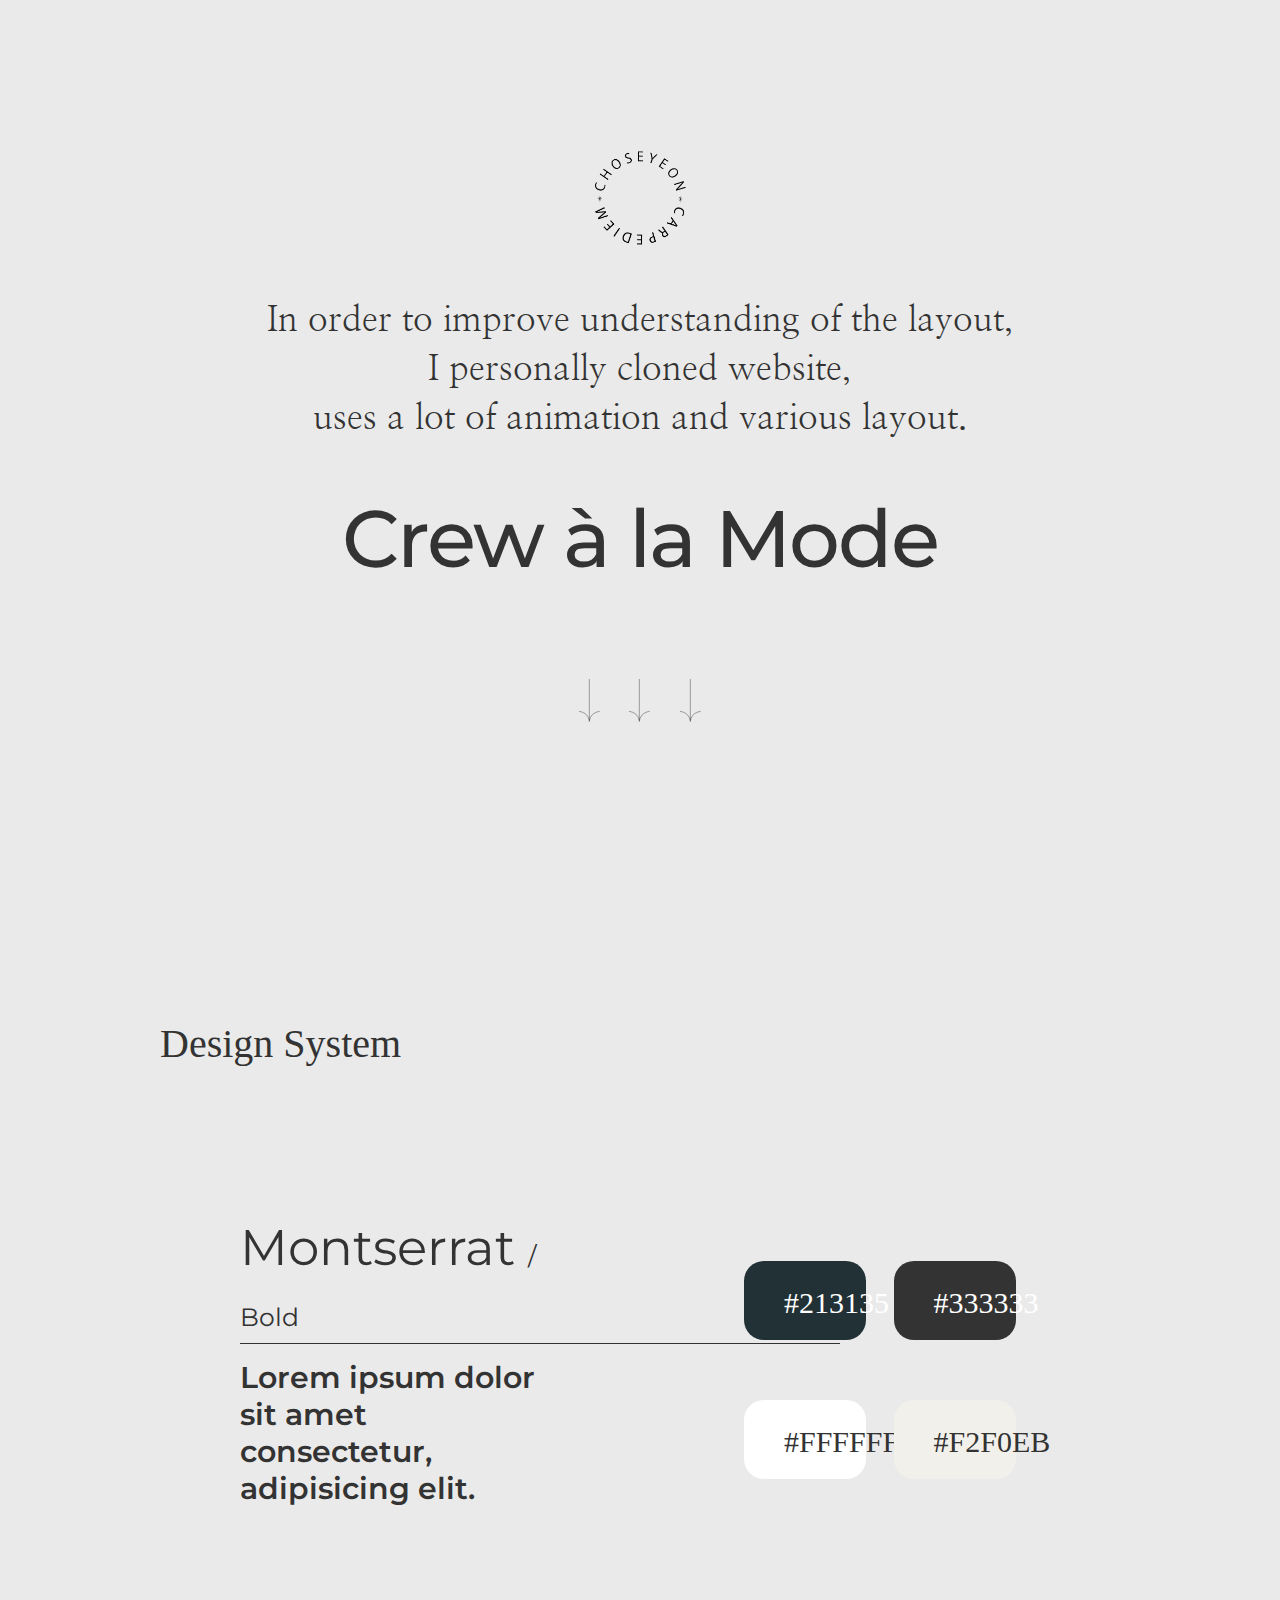
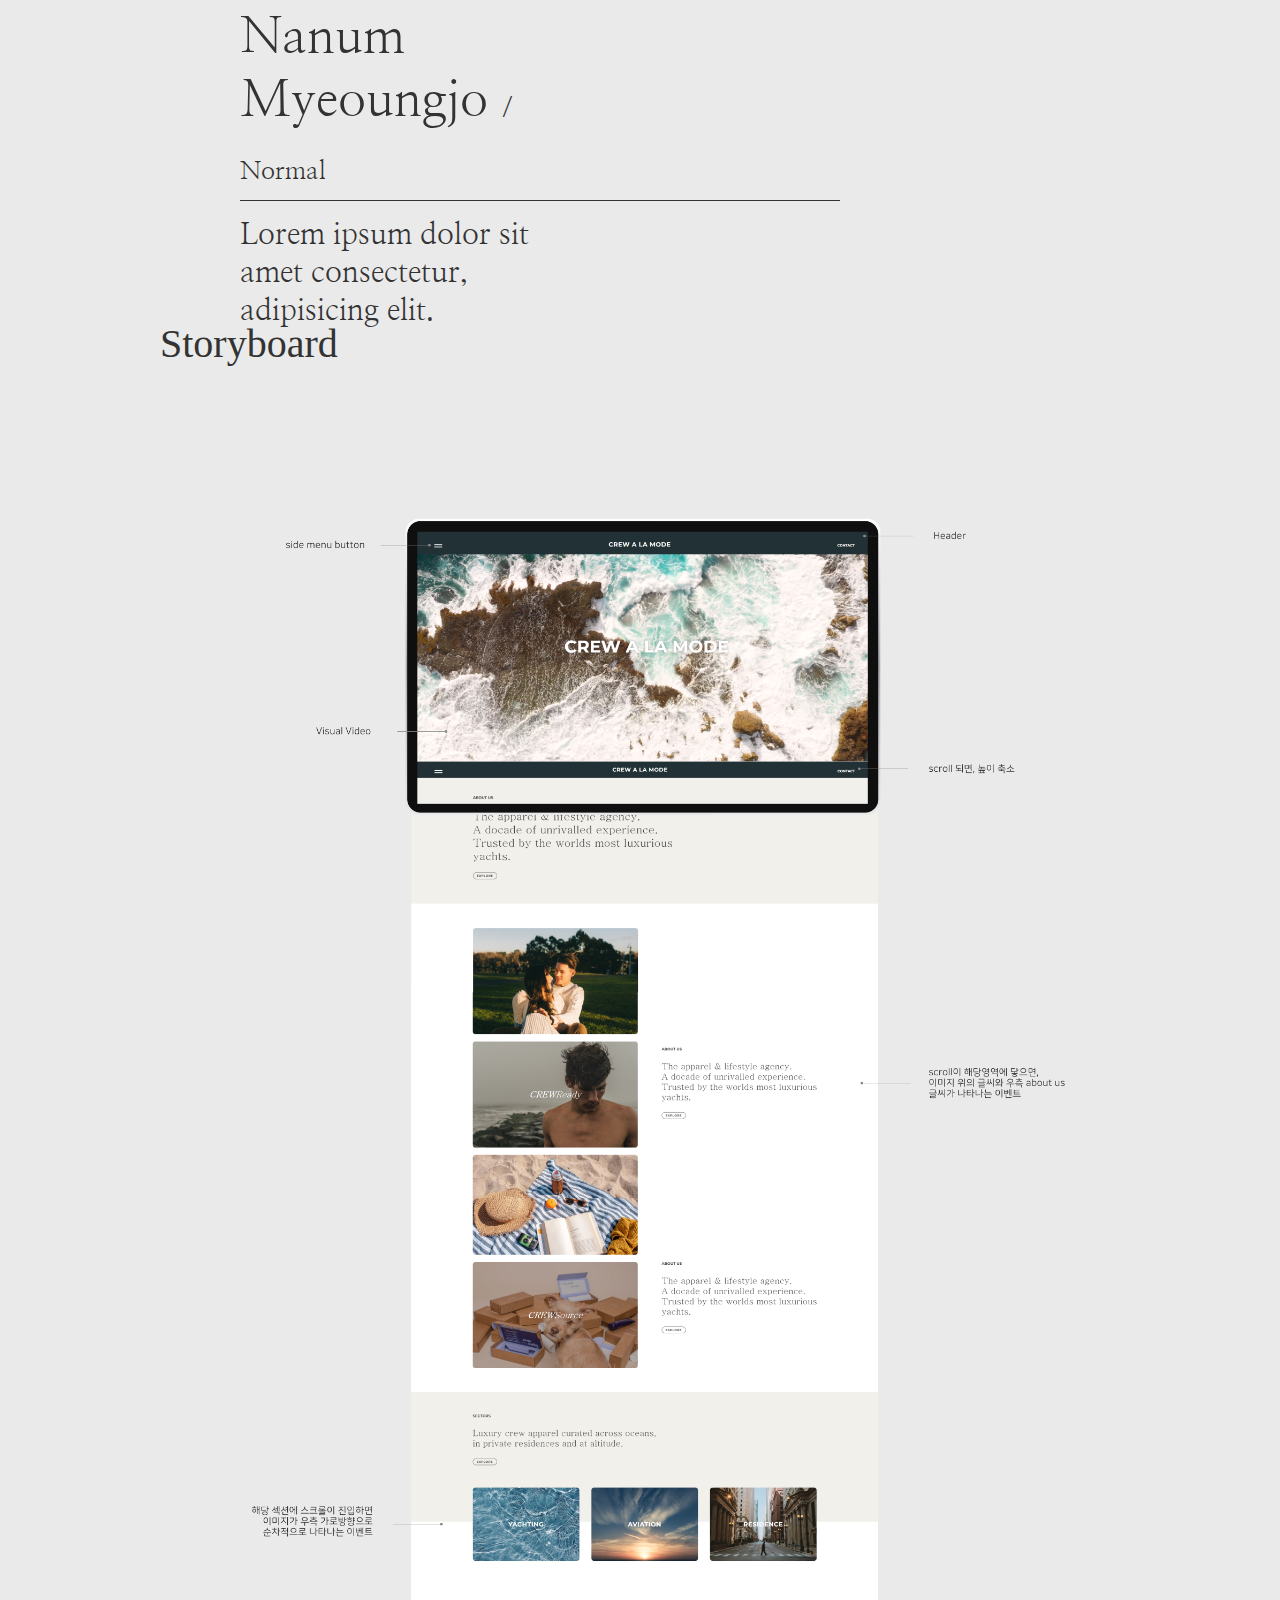
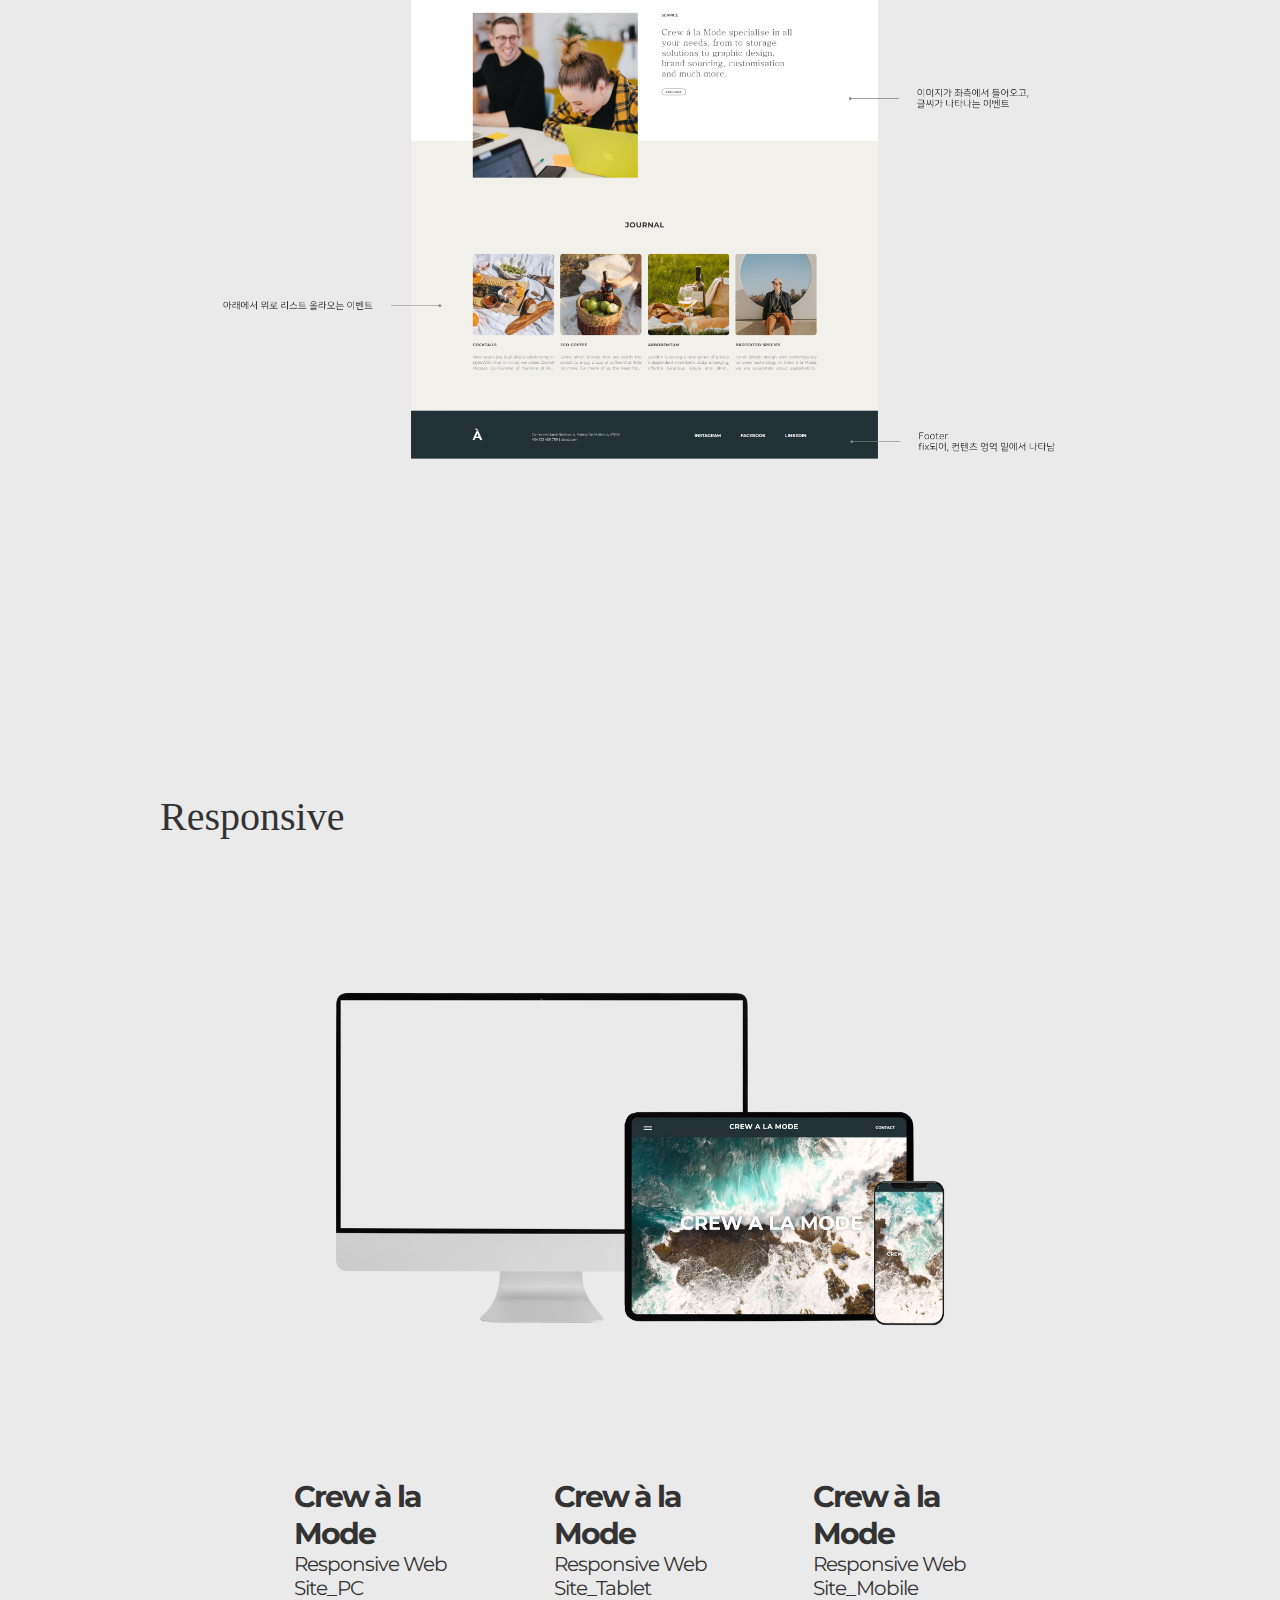
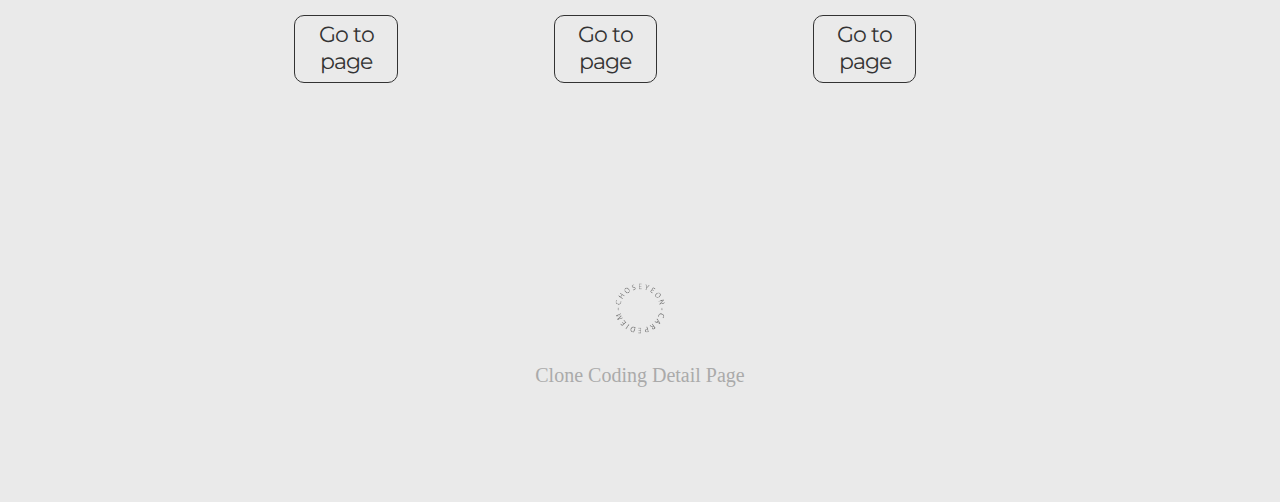
<file: portfolio/clone/crew.html>
<!DOCTYPE html>
<html lang="ko">
<head>
    <meta charset="UTF-8">
    <meta name="viewport" content="width=device-width, initial-scale=1.0">
    <link href="https://fonts.googleapis.com/css2?family=Montserrat:wght@500;600&family=Nanum+Myeongjo&display=swap" rel="stylesheet">
    <link rel="stylesheet" href="https://cdn.linearicons.com/free/1.0.0/icon-font.min.css">
    <link href="https://fonts.googleapis.com/icon?family=Material+Icons" rel="stylesheet">
    <link rel="stylesheet" href="../css/reset.css">
    <link rel="stylesheet" href="../css_clone/Crew.css">
    <title>Crew à la Mode_Detail</title>
</head>
<body>
    <div class="wrap">
        <section class="title">
            <div class="logo"><img src="../img/이름로고_수정_검.png" alt=""></div>
            <div class="text">
                <p class="en2">
                    In order to improve understanding of the layout,<br>
                    I personally cloned website,<br>
                    uses a lot of animation and various layout.
                </p>
                <p class="en">
                    Crew à la Mode
                </p>
            </div>
            <ul class="arrow">
                <li><img src="../img/arrow03.svg" alt=""></li>
                <li><img src="../img/arrow03.svg" alt=""></li>
                <li><img src="../img/arrow03.svg" alt=""></li>
            </ul>
        </section>
        <section class="design">
            <h3>Design System</h3>
            <div class="box">
                <div class="left">
                    <div class="textTop">
                        <p class="font en">Montserrat <span>/ Bold</span></p>
                        <p class="lorem en">Lorem ipsum dolor sit amet consectetur, adipisicing elit.</p>
                    </div>
                    <div class="textBottom en2">
                        <p class="font">Nanum Myeoungjo <span>/ Normal</span></p>
                        <p class="lorem">Lorem ipsum dolor sit amet consectetur, adipisicing elit.</p>
                    </div>
                </div>
                <div class="right">
                    <ul class="color">
                        <li>#213135</li>
                        <li>#333333</li>
                        <li>#FFFFFF</li>
                        <li>#F2F0EB</li>
                    </ul>
                </div>
            </div>
        </section>
        <section class="storyboard">
            <h3>Storyboard</h3>
            <div class="mockup">
                <img src="../img/Group 37018.png" alt="">
            </div>
        </section>
        <section class="responsive">
            <h3>Responsive</h3>
            <div class="mockup">
                <img src="../img/crew.png" alt="">
                <video class="desktop" src="http://csyeon.com/portfolio/video/crew.mp4" autoplay loop muted></video>
            </div>
            <ul class="en">
                <li>
                    <p class="tit">Crew à la Mode</p>
                    <p>Responsive Web Site_PC</p>
                    <a href="http://csyeon.dothome.co.kr/crew" class="btn">Go to page</a>
                </li>
                <li>
                    <p class="tit">Crew à la Mode</p>
                    <p>Responsive Web Site_Tablet</p>
                    <a href="http://csyeon.dothome.co.kr/crew" target="_blank" onclick="window.open(this.href,'','width=1024, height=960'); return false" class="btn">Go to page</a>
                </li>
                <li>
                    <p class="tit">Crew à la Mode</p>
                    <p>Responsive Web Site_Mobile</p>
                    <a href="http://csyeon.dothome.co.kr/crew" target="_blank" onclick="window.open(this.href,'','width=500, height=960'); return false" class="btn">Go to page</a>
                </li>
            </ul>
        </section>
        <footer>
            <div class="box">
                <p class="img"><img src="../img/이름로고_수정_검.png" alt=""></p>
                <p>Clone Coding Detail Page</p>
            </div>
        </footer>
    </div>
</body>
</html>
</file>
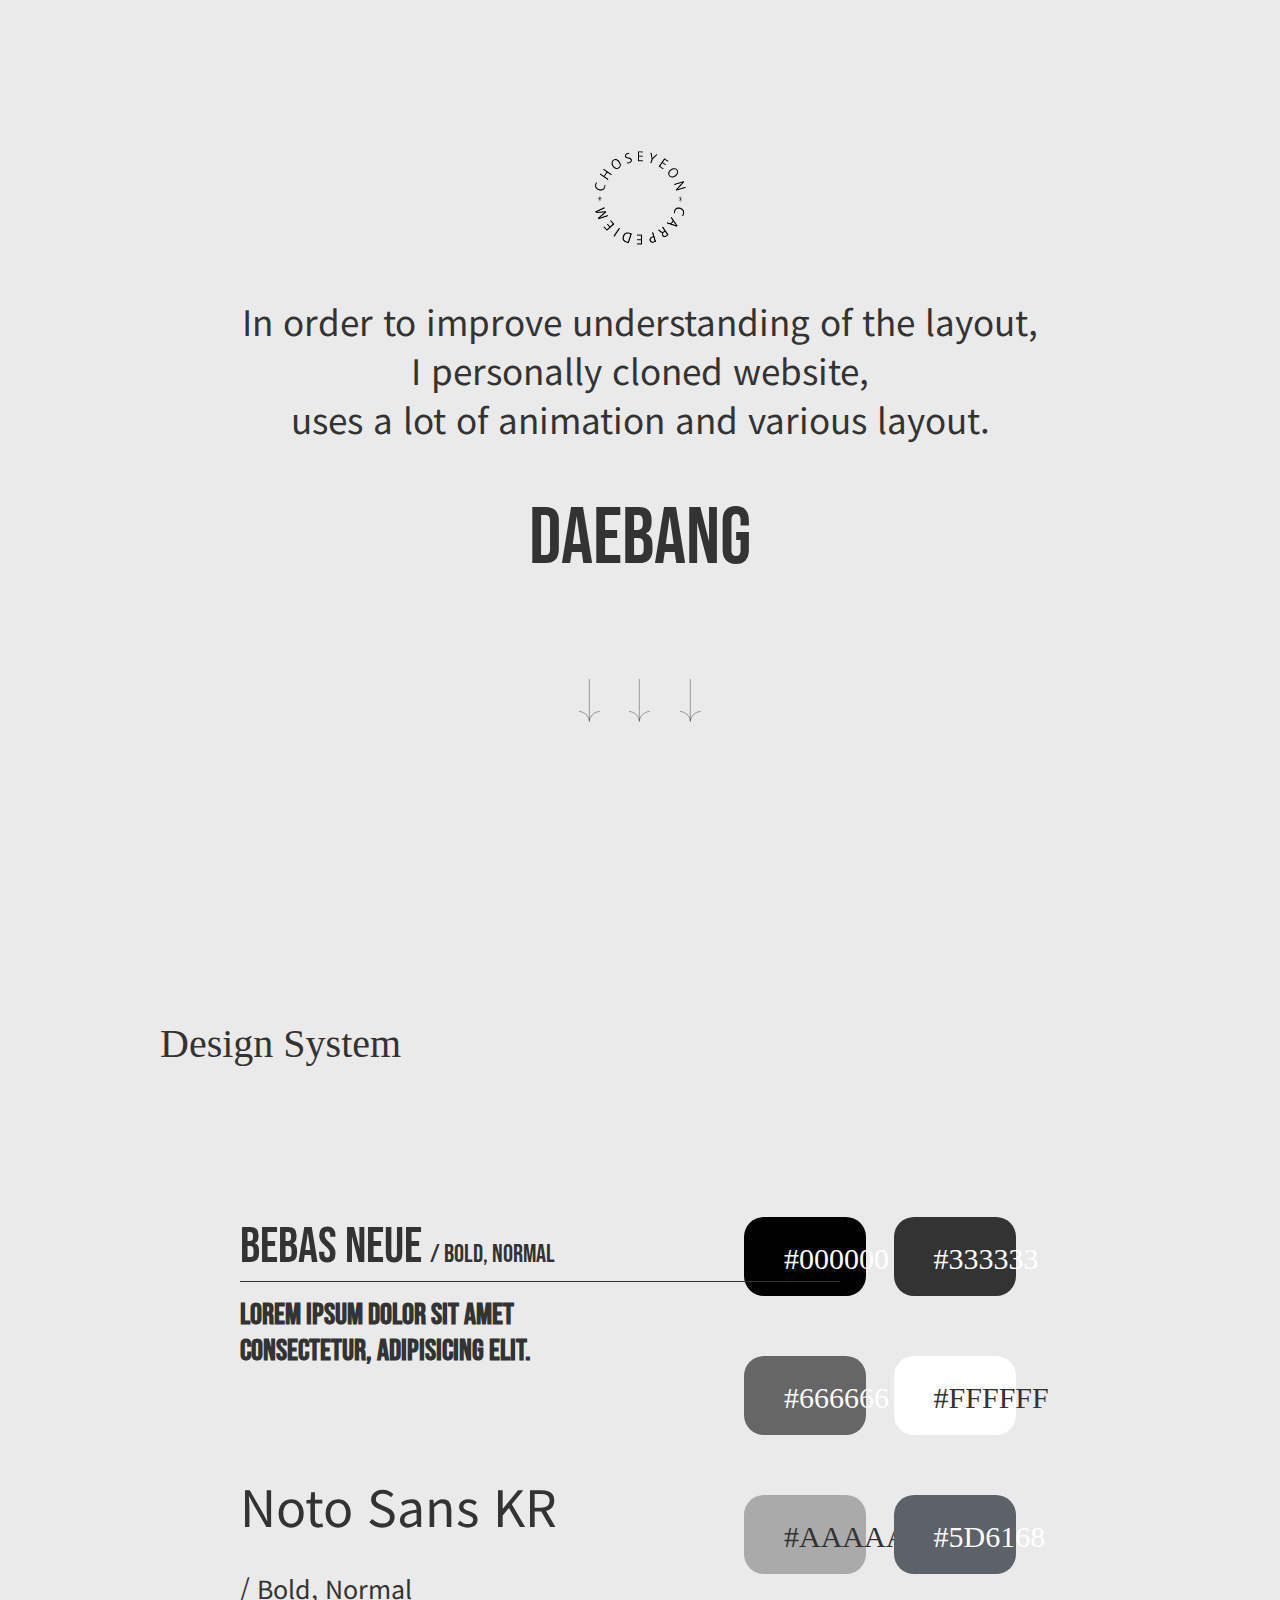
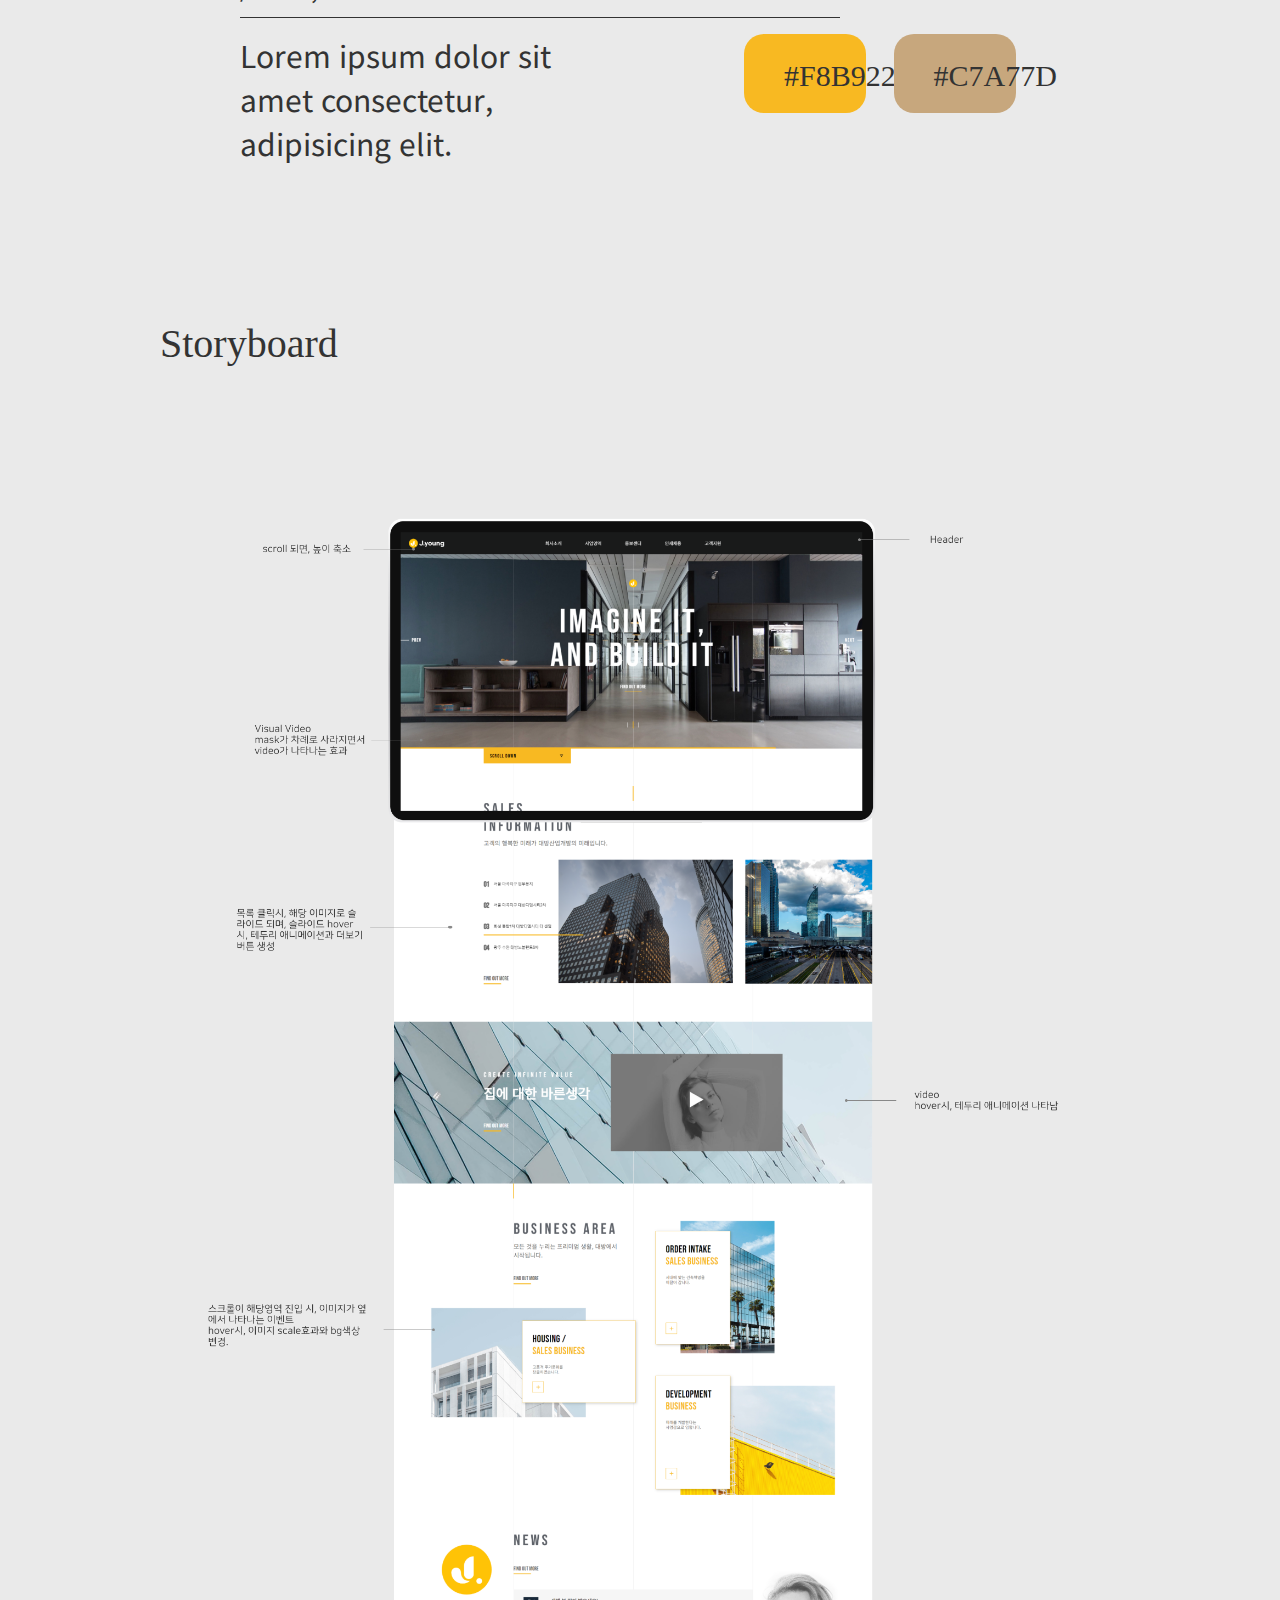
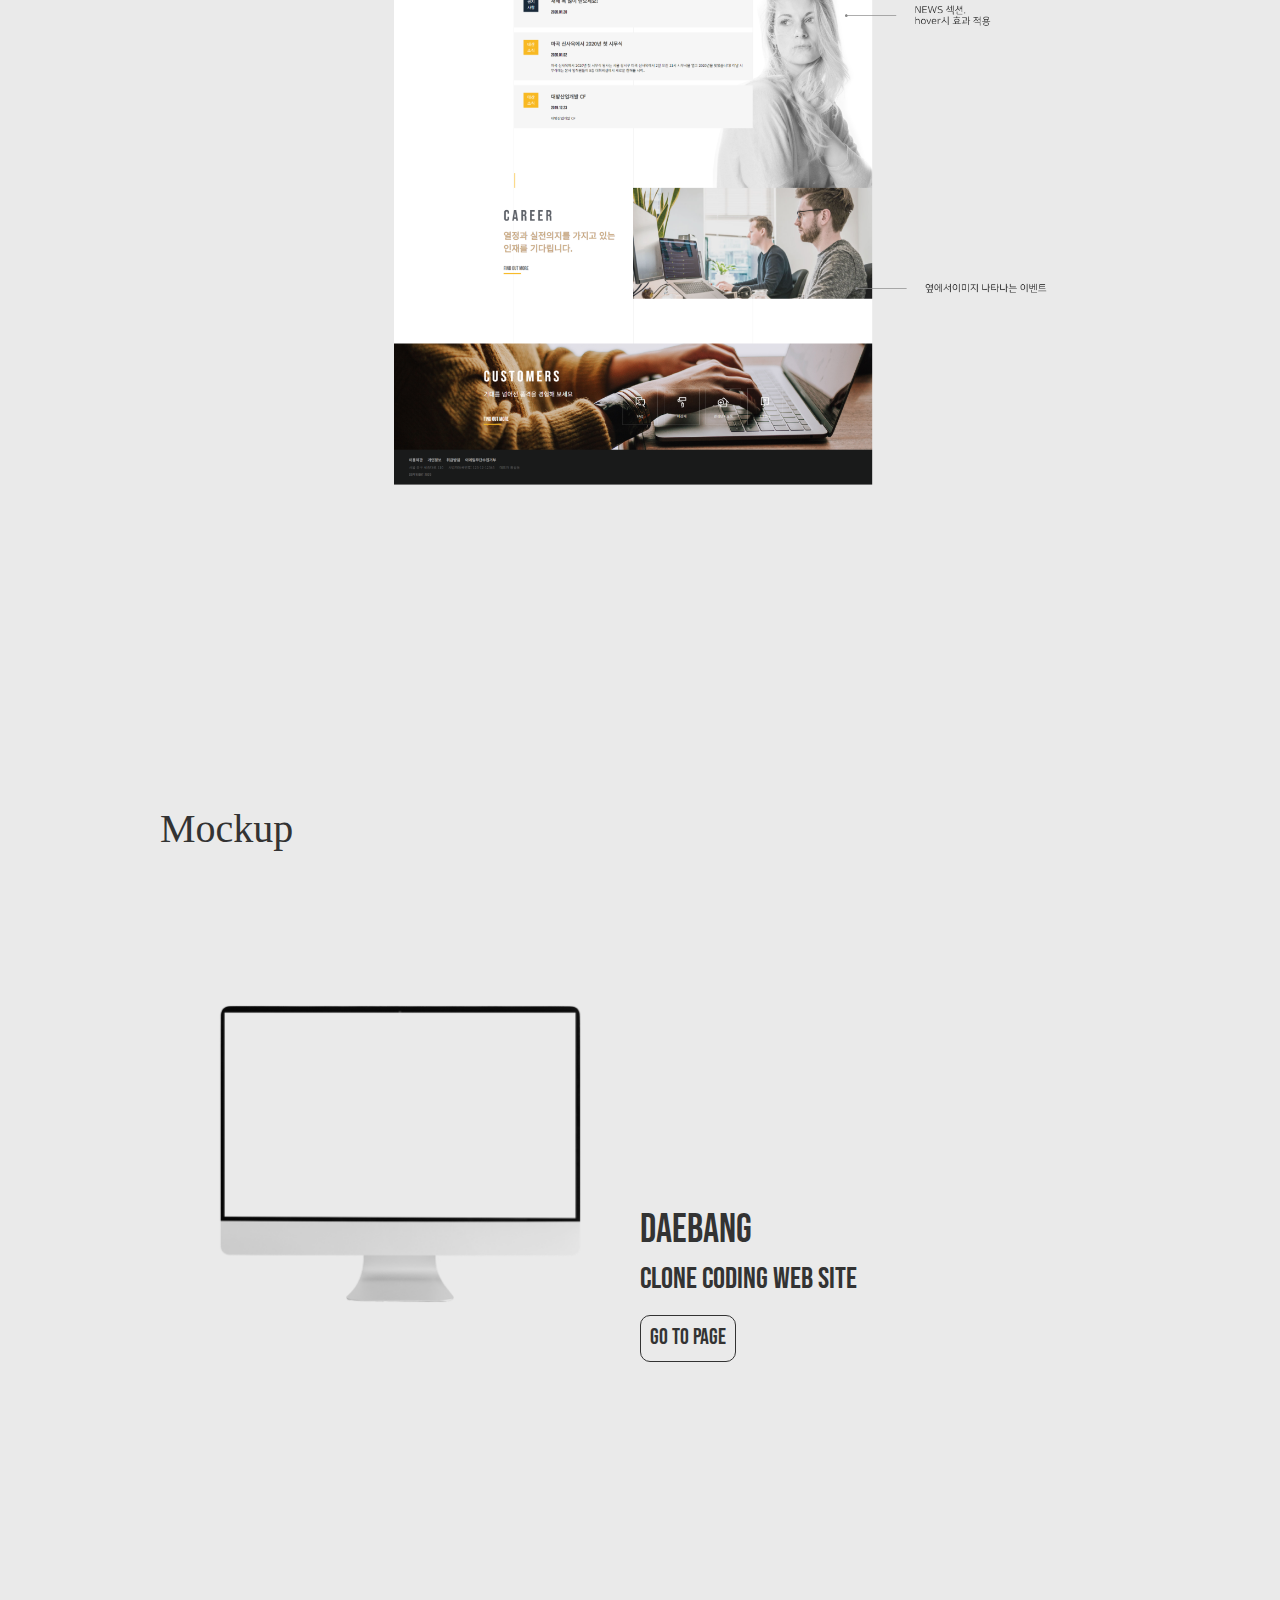
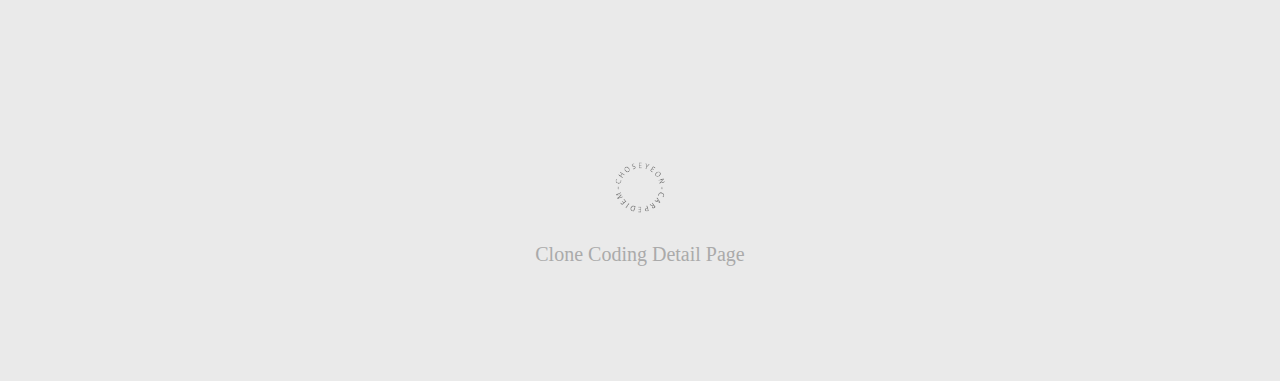
<file: portfolio/clone/daebang.html>
<!DOCTYPE html>
<html lang="ko">
<head>
    <meta charset="UTF-8">
    <meta name="viewport" content="width=device-width, initial-scale=1.0">
    <link href="https://fonts.googleapis.com/css2?family=Bebas+Neue&family=Noto+Sans+KR:wght@400;500;600&display=swap" rel="stylesheet">
    <link rel="stylesheet" href="../css/reset.css">
    <link rel="stylesheet" href="../css_clone/Daebang.css">
    <title>Daebang_Detail</title>
</head>
<body>
    <div class="wrap">
        <section class="title">
            <div class="logo"><img src="../img/이름로고_수정_검.png" alt=""></div>
            <div class="text">
                <p class="en2">
                    In order to improve understanding of the layout,<br>
                    I personally cloned website,<br>
                    uses a lot of animation and various layout.
                </p>
                <p class="en">
                    Daebang
                </p>
            </div>
            <ul class="arrow">
                <li><img src="../img/arrow03.svg" alt=""></li>
                <li><img src="../img/arrow03.svg" alt=""></li>
                <li><img src="../img/arrow03.svg" alt=""></li>
            </ul>
        </section>
        <section class="design">
            <h3>Design System</h3>
            <div class="box">
                <div class="left">
                    <div class="textTop">
                        <p class="font en">Bebas Neue <span>/ Bold, Normal</span></p>
                        <p class="lorem en">Lorem ipsum dolor sit amet consectetur, adipisicing elit.</p>
                    </div>
                    <div class="textBottom en2">
                        <p class="font">Noto Sans KR <span>/ Bold, Normal</span></p>
                        <p class="lorem">Lorem ipsum dolor sit amet consectetur, adipisicing elit.</p>
                    </div>
                </div>
                <div class="right">
                    <ul class="color">
                        <li>#000000</li>
                        <li>#333333</li>
                        <li>#666666</li>
                        <li>#FFFFFF</li>
                        <li>#AAAAAA</li>
                        <li>#5D6168</li>
                        <li>#F8B922</li>
                        <li>#C7A77D</li>
                    </ul>
                </div>
            </div>
        </section>
        <section class="storyboard">
            <h3>Storyboard</h3>
            <div class="mockup">
                <img src="../img/Group 37092.png" alt="">
            </div>
        </section>
        <section class="responsive">
            <h3>Mockup</h3>
            <ul class="res_mockup">
                <li class="com">
                    <div class="img mockup">
                        <img src="../img/mockup_com.png" alt="">
                        <video class="desktop" src="http://csyeon.com/portfolio/video/daebang.mp4" autoplay loop muted></video>
                    </div>
                    <div class="text en">
                        <p class="tit">Daebang</p>
                        <p>Clone Coding Web Site</p>
                        <a href="http://csyeon.dothome.co.kr/daebang" target="_blank" class="btn">Go to page</a>
                    </div>
                </li>
            </ul>
        </section>
        <footer>
            <div class="box">
                <p class="img"><img src="../img/이름로고_수정_검.png" alt=""></p>
                <p>Clone Coding Detail Page</p>
            </div>
        </footer>
    </div>
</body>
</html>
</file>
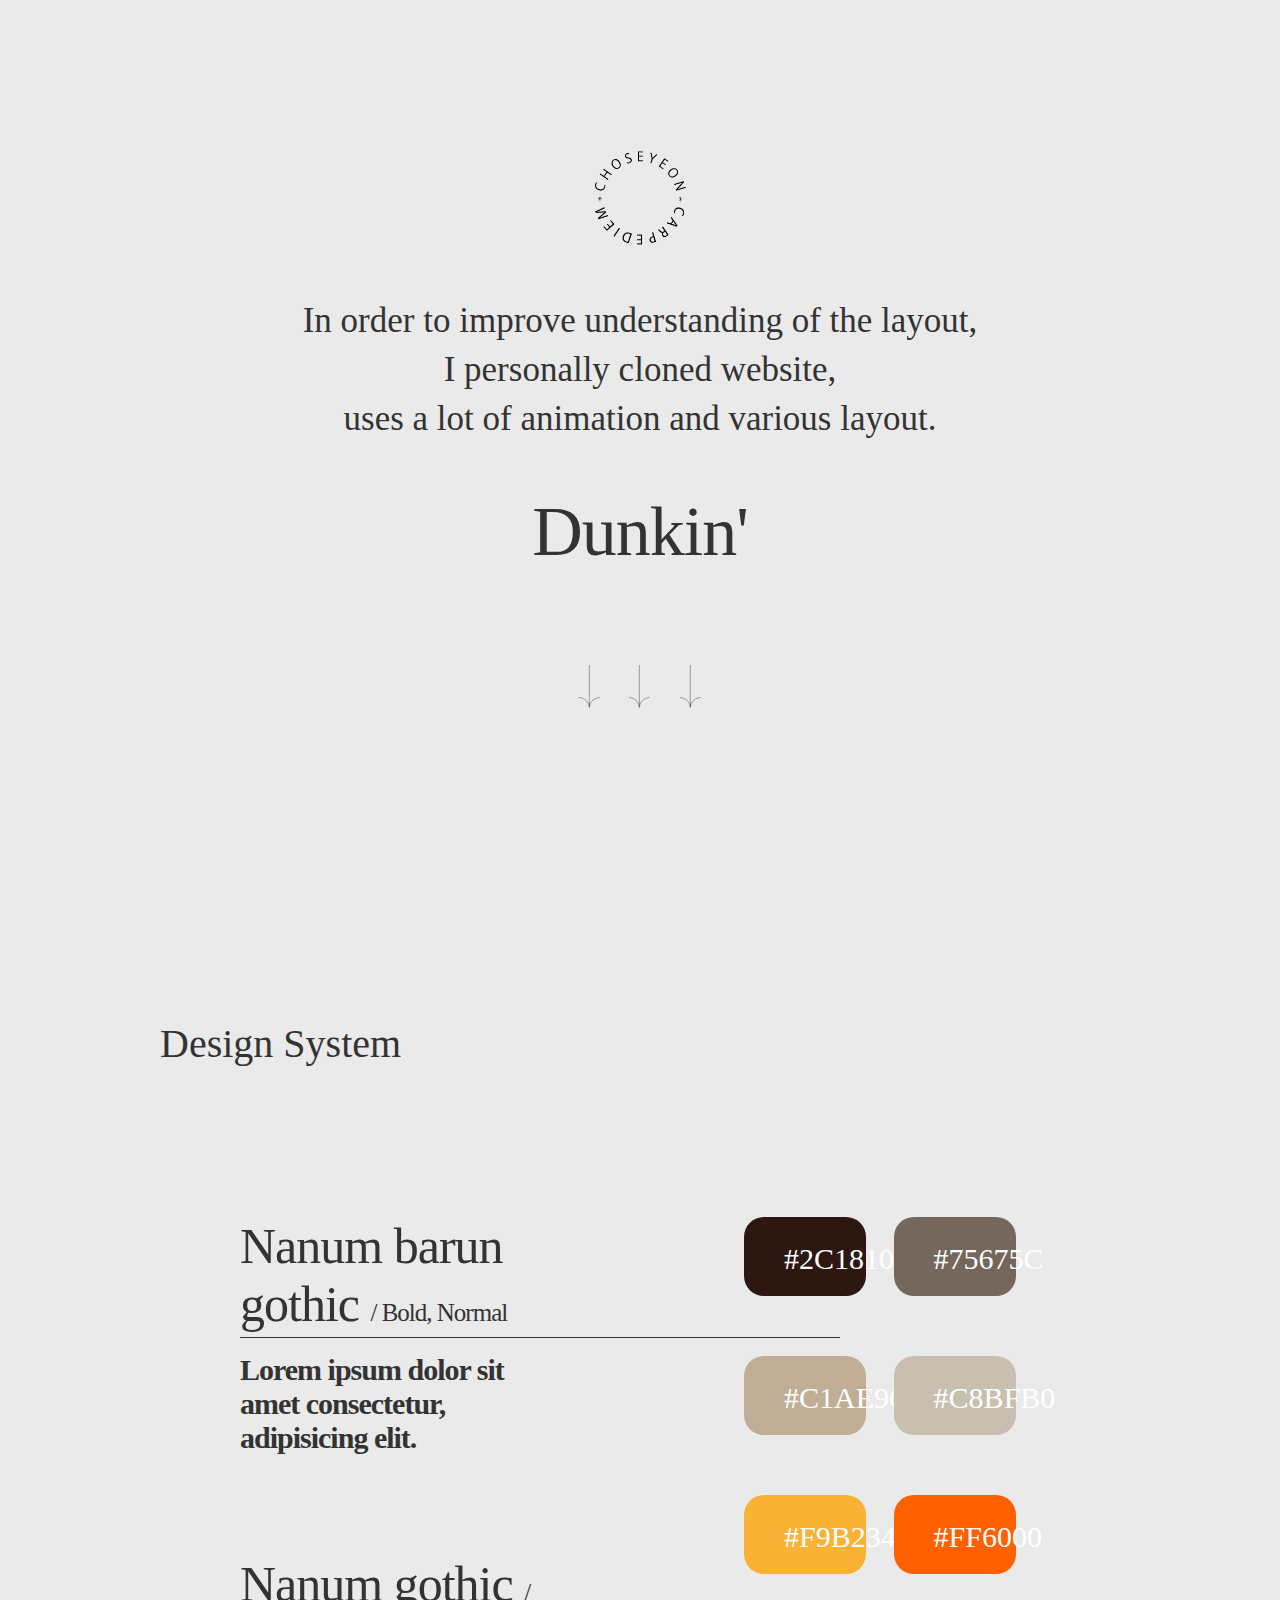
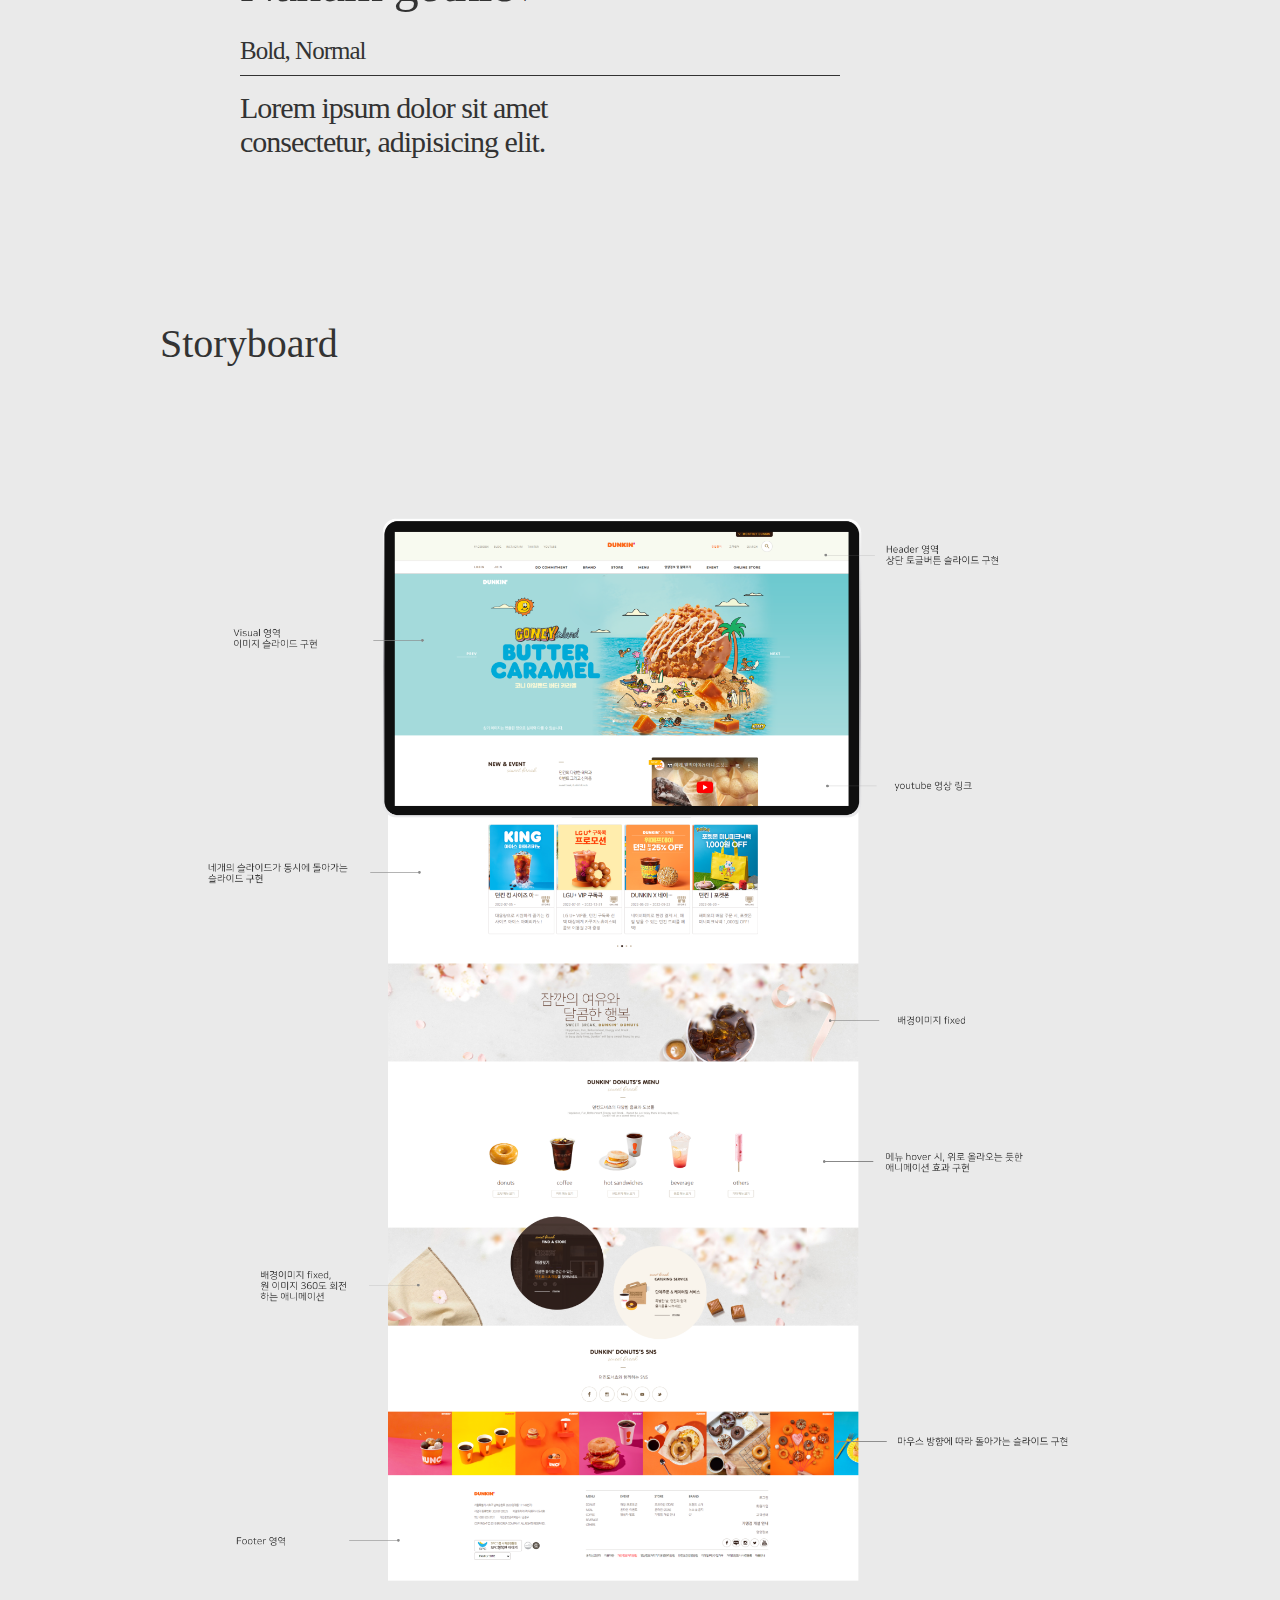
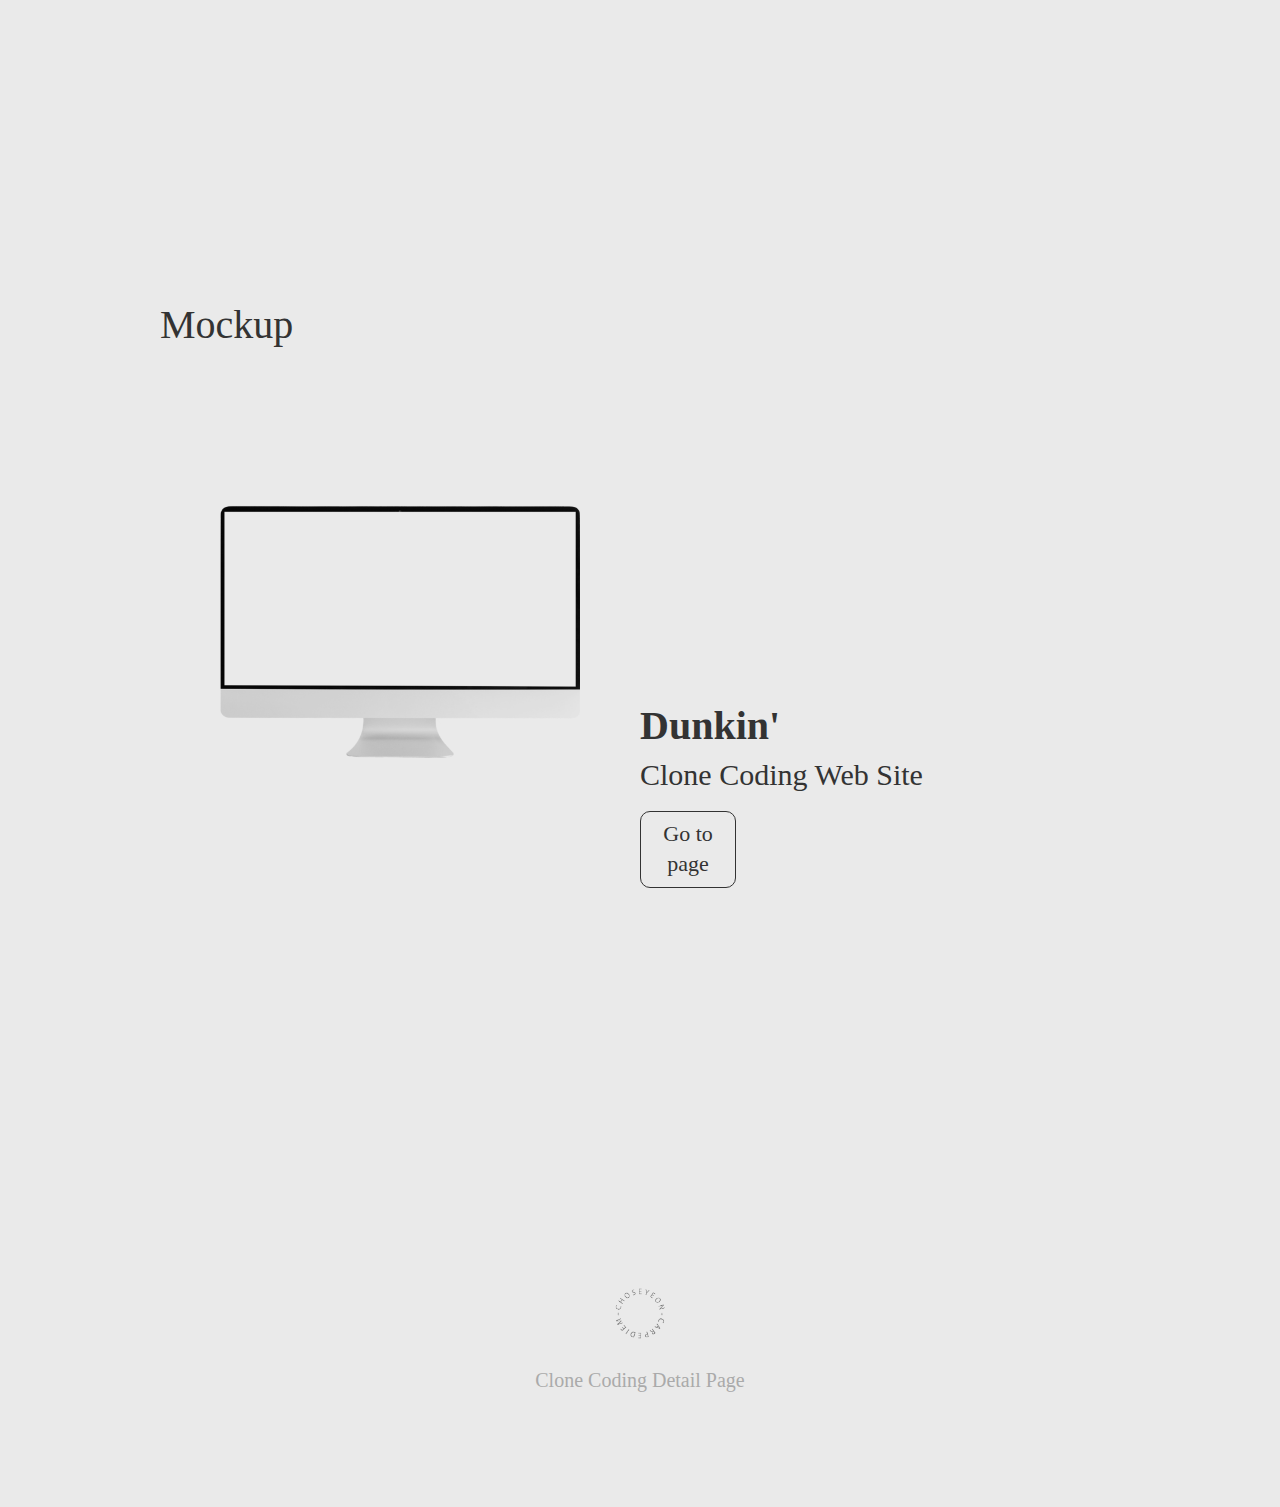
<file: portfolio/clone/Dunkin.html>
<!DOCTYPE html>
<html lang="ko">
<head>
    <meta charset="UTF-8">
    <meta name="viewport" content="width=device-width, initial-scale=1.0">
    <link href="https://hangeul.pstatic.net/hangeul_static/css/nanum-barun-gothic.css" rel="stylesheet">
    <link href="https://hangeul.pstatic.net/hangeul_static/css/nanum-gothic.css" rel="stylesheet">
    <link rel="stylesheet" href="https://cdn.linearicons.com/free/1.0.0/icon-font.min.css">
    <link rel="stylesheet" href="../css/reset.css">
    <link rel="stylesheet" href="../css_clone/Dunkin.css">
    <title>Dunkin'_Detail</title>
</head>
<body>
    <div class="wrap">
        <section class="title">
            <div class="logo"><img src="../img/이름로고_수정_검.png" alt=""></div>
            <div class="text">
                <p class="ko2">
                    In order to improve understanding of the layout,<br>
                    I personally cloned website,<br>
                    uses a lot of animation and various layout.
                </p>
                <p class="ko">
                    Dunkin'
                </p>
            </div>
            <ul class="arrow">
                <li><img src="../img/arrow03.svg" alt=""></li>
                <li><img src="../img/arrow03.svg" alt=""></li>
                <li><img src="../img/arrow03.svg" alt=""></li>
            </ul>
        </section>
        <section class="design">
            <h3>Design System</h3>
            <div class="box">
                <div class="left">
                    <div class="textTop ko">
                        <p class="font">Nanum barun gothic <span>/ Bold, Normal</span></p>
                        <p class="lorem">Lorem ipsum dolor sit amet consectetur, adipisicing elit.</p>
                    </div>
                    <div class="textBottom ko2">
                        <p class="font">Nanum gothic <span>/ Bold, Normal</span></p>
                        <p class="lorem">Lorem ipsum dolor sit amet consectetur, adipisicing elit.</p>
                    </div>
                </div>
                <div class="right">
                    <ul class="color">
                        <li>#2C1810</li>
                        <li>#75675C</li>
                        <li>#C1AE96</li>
                        <li>#C8BFB0</li>
                        <li>#F9B234</li>
                        <li>#FF6000</li>
                    </ul>
                </div>
            </div>
        </section>
        <section class="storyboard">
            <h3>Storyboard</h3>
            <div class="mockup">
                <img src="../img/Group 37102.png" alt="">
            </div>
        </section>
        <section class="responsive">
            <h3>Mockup</h3>
            <ul class="res_mockup">
                <li class="com">
                    <div class="img mockup">
                        <img src="../img/Group 37029.png" alt="">
                        <video class="desktop" src="http://csyeon.com/portfolio/video/dunkin.mp4" autoplay loop muted></video>
                    </div>
                    <div class="text ko">
                        <p class="tit">Dunkin'</p>
                        <p>Clone Coding Web Site</p>
                        <a href="https://haha020254.github.io/DUNKIN/" target="_blank" class="btn">Go to page</a>
                    </div>
                </li>
            </ul>
        </section>
        <footer>
            <div class="box">
                <p class="img"><img src="../img/이름로고_수정_검.png" alt=""></p>
                <p>Clone Coding Detail Page</p>
            </div>
        </footer>
    </div>
</body>
</html>
</file>
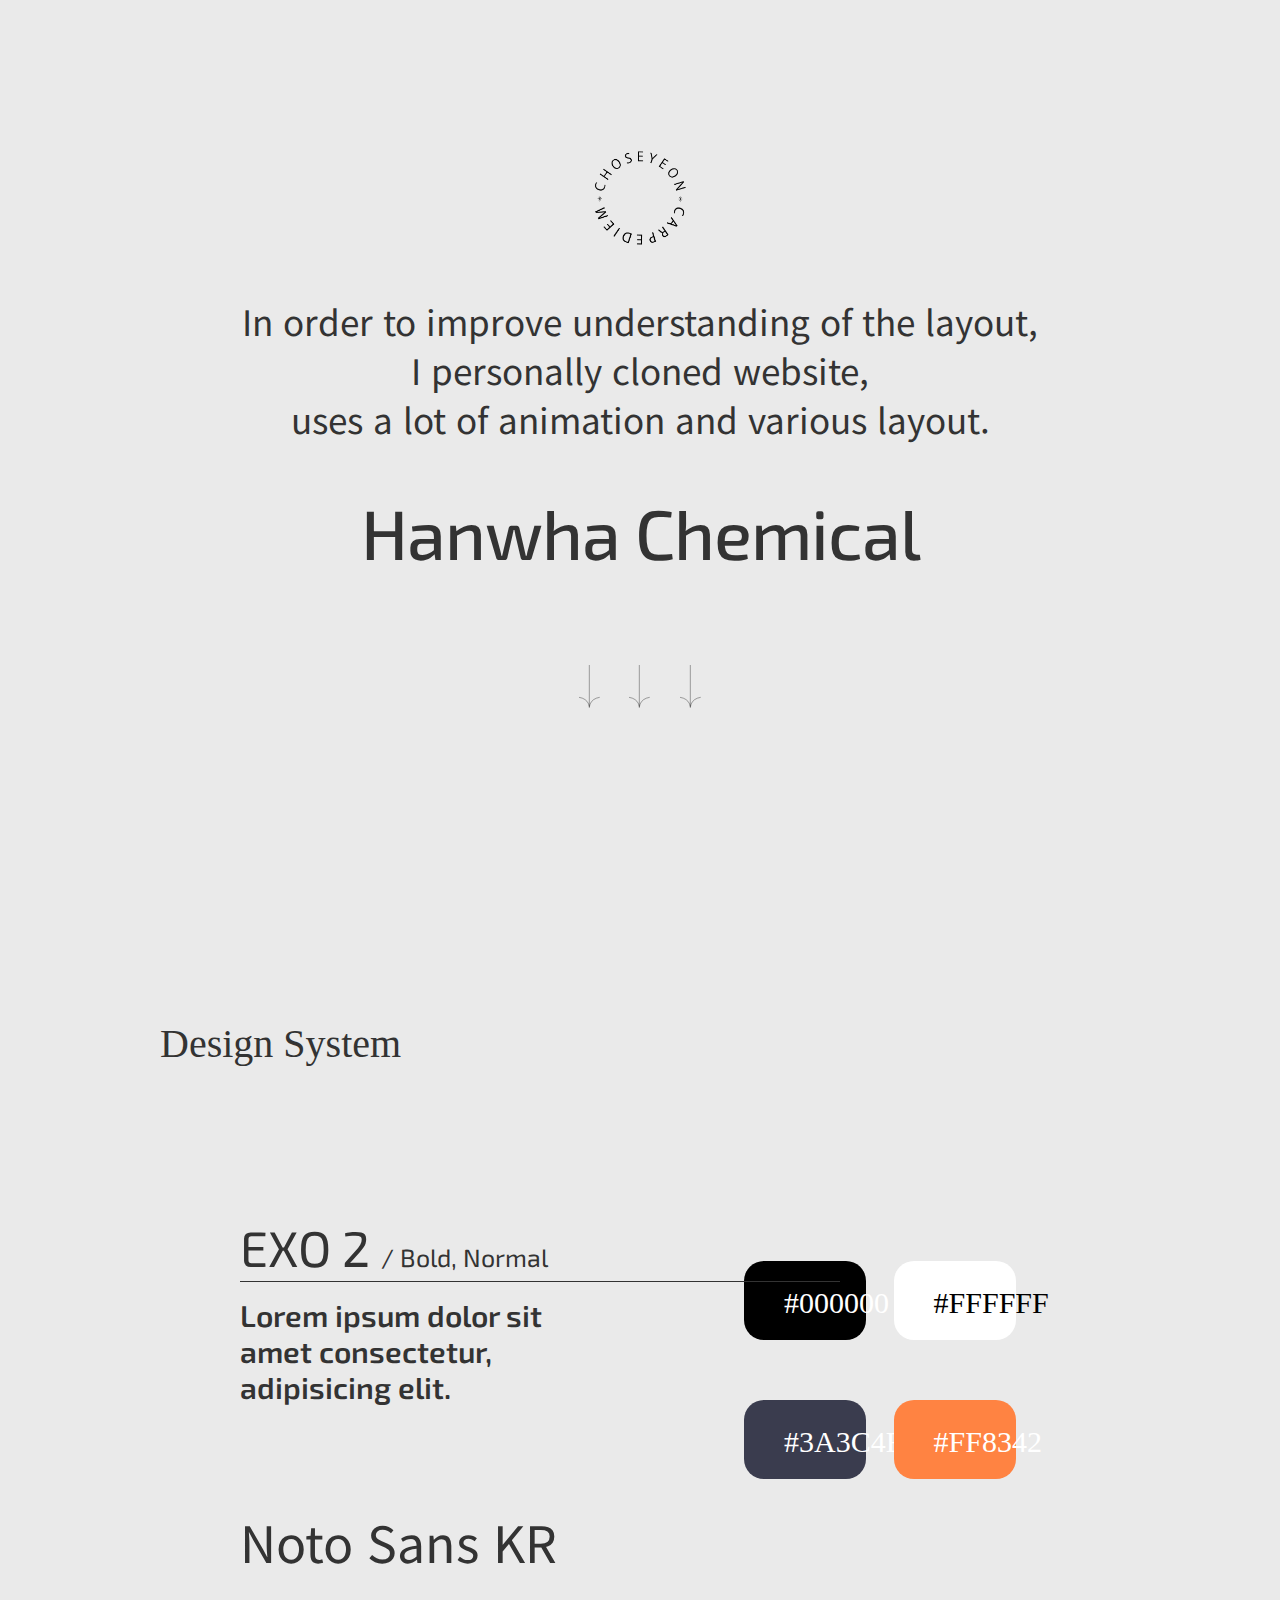
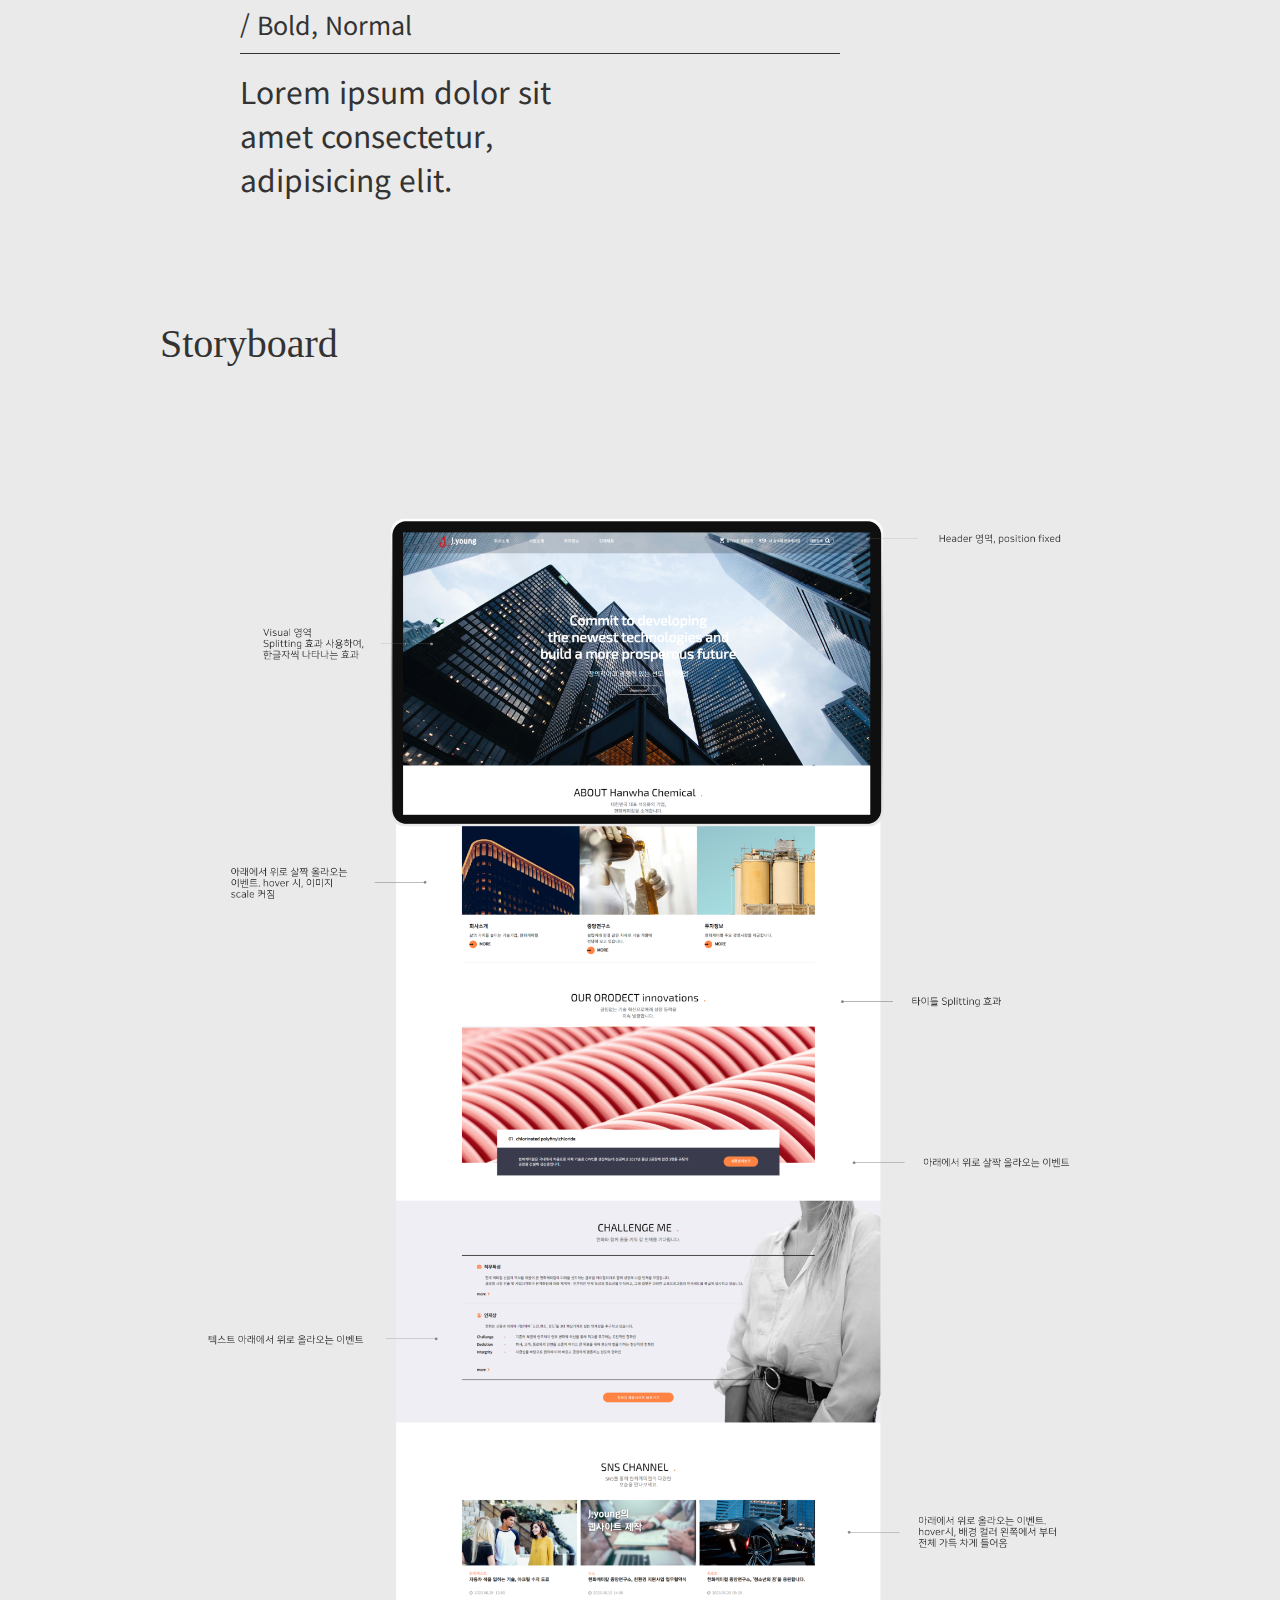
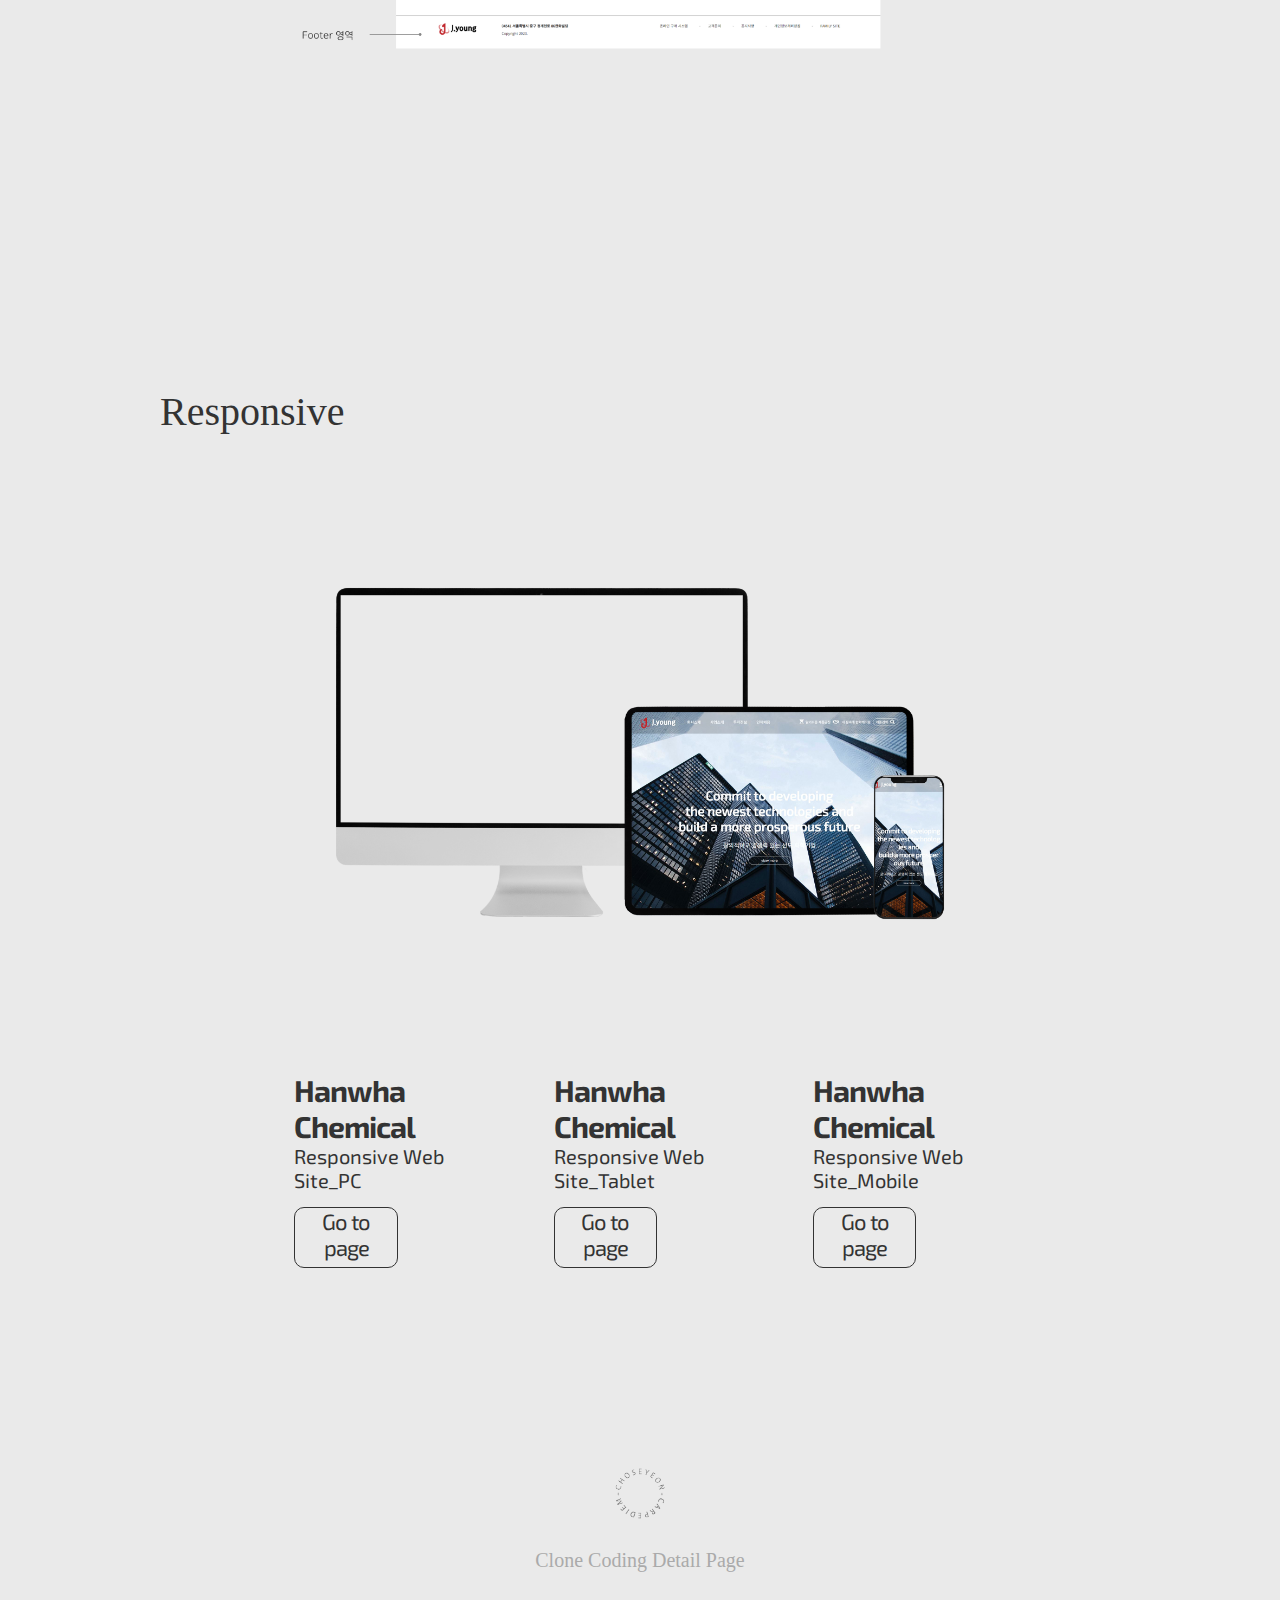
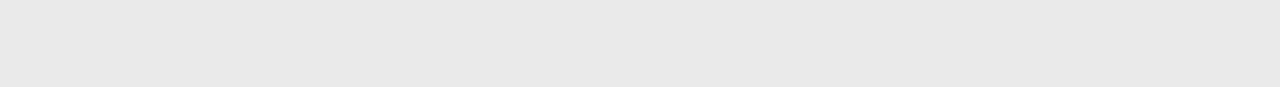
<file: portfolio/clone/Hanwha.html>
<!DOCTYPE html>
<html lang="ko">
<head>
    <meta charset="UTF-8">
    <meta name="viewport" content="width=device-width, initial-scale=1.0">
    <link href="https://fonts.googleapis.com/css2?family=Exo+2:wght@400;600&family=Noto+Sans+KR:wght@400;600&display=swap" rel="stylesheet">
    <link rel="stylesheet" href="../css/reset.css">
    <link rel="stylesheet" href="../css_clone/Hanwha.css">
    <title>Hanwha Chemical_Detail</title>
</head>
<body>
    <div class="wrap">
        <section class="title">
            <div class="logo"><img src="../img/이름로고_수정_검.png" alt=""></div>
            <div class="text">
                <p class="ko">
                    In order to improve understanding of the layout,<br>
                    I personally cloned website,<br>
                    uses a lot of animation and various layout.
                </p>
                <p class="en">
                    Hanwha Chemical
                </p>
            </div>
            <ul class="arrow">
                <li><img src="../img/arrow03.svg" alt=""></li>
                <li><img src="../img/arrow03.svg" alt=""></li>
                <li><img src="../img/arrow03.svg" alt=""></li>
            </ul>
        </section>
        <section class="design">
            <h3>Design System</h3>
            <div class="box">
                <div class="left">
                    <div class="textTop en">
                        <p class="font">EXO 2 <span>/ Bold, Normal</span></p>
                        <p class="lorem">Lorem ipsum dolor sit amet consectetur, adipisicing elit.</p>
                    </div>
                    <div class="textBottom ko">
                        <p class="font">Noto Sans KR <span>/ Bold, Normal</span></p>
                        <p class="lorem">Lorem ipsum dolor sit amet consectetur, adipisicing elit.</p>
                    </div>
                </div>
                <div class="right">
                    <ul class="color">
                        <li>#000000</li>
                        <li>#FFFFFF</li>
                        <li>#3A3C4E</li>
                        <li>#FF8342</li>
                    </ul>
                </div>
            </div>
        </section>
        <section class="storyboard">
            <h3>Storyboard</h3>
            <div class="mockup">
                <img src="../img/Group 37094.png" alt="">
            </div>
        </section>
        <section class="responsive">
            <h3>Responsive</h3>
            <div class="mockup">
                <img src="../img/한화.png" alt="">
                <video class="desktop" src="http://csyeon.com/portfolio/video/Hanwha_com.mp4" autoplay loop muted></video>
            </div>
            <ul class="en">
                <li>
                    <p class="tit">Hanwha Chemical</p>
                    <p>Responsive Web Site_PC</p>
                    <a href="http://csyeon.dothome.co.kr/hanwha" target="_blank" class="btn">Go to page</a>
                </li>
                <li>
                    <p class="tit">Hanwha Chemical</p>
                    <p>Responsive Web Site_Tablet</p>
                    <a href="http://csyeon.dothome.co.kr/hanwha" target="_blank" onclick="window.open(this.href,'','width=1024, height=960'); return false" class="btn">Go to page</a>
                </li>
                <li>
                    <p class="tit">Hanwha Chemical</p>
                    <p>Responsive Web Site_Mobile</p>
                    <a href="http://csyeon.dothome.co.kr/hanwha" target="_blank" onclick="window.open(this.href,'','width=500, height=960'); return false" class="btn">Go to page</a>
                </li>
            </ul>
            <!-- <ul class="res_mockup">
                <li class="com">
                    <div class="img mockup">
                        <img src="../img/mockup_com.png" alt="">
                        <video class="desktop" src="../video/Hanwha_com.mp4" autoplay loop muted></video>
                    </div>
                    <div class="text">
                        <p class="tit">Hanwha Chemical</p>
                        <p>Responsive Web Site_Desktop</p>
                        <a href="#" class="btn">Go to page</a>
                    </div>
                </li>
                <li class="tablet">
                    <div class="img mockup">
                        <img src="../img/mockup_tablet_3.png" alt="">
                        <video class="tab" src="../video/Hanwha_tablet.mp4" autoplay loop muted></video>
                    </div>
                    <div class="text">
                        <p class="tit">Hanwha Chemical</p>
                        <p>Responsive Web Site_Tablet</p>
                        <a href="#" class="btn">Go to page</a>
                    </div>
                </li>
                <li class="phone">
                    <div class="img mockup">
                        <img src="../img/mockup_phone_2.png" alt="">
                        <video class="mobile" src="../video/Hanwha_phone.mp4" autoplay loop muted></video>
                    </div>
                    <div class="text">
                        <p class="tit">Hanwha Chemical</p>
                        <p>Responsive Web Site_Phone</p>
                        <a href="#" class="btn">Go to page</span></a>
                    </div>
                </li>
            </ul> -->
        </section>
        <footer>
            <div class="box">
                <p class="img"><img src="../img/이름로고_수정_검.png" alt=""></p>
                <p>Clone Coding Detail Page</p>
            </div>
        </footer>
    </div>
</body>
</html>
</file>
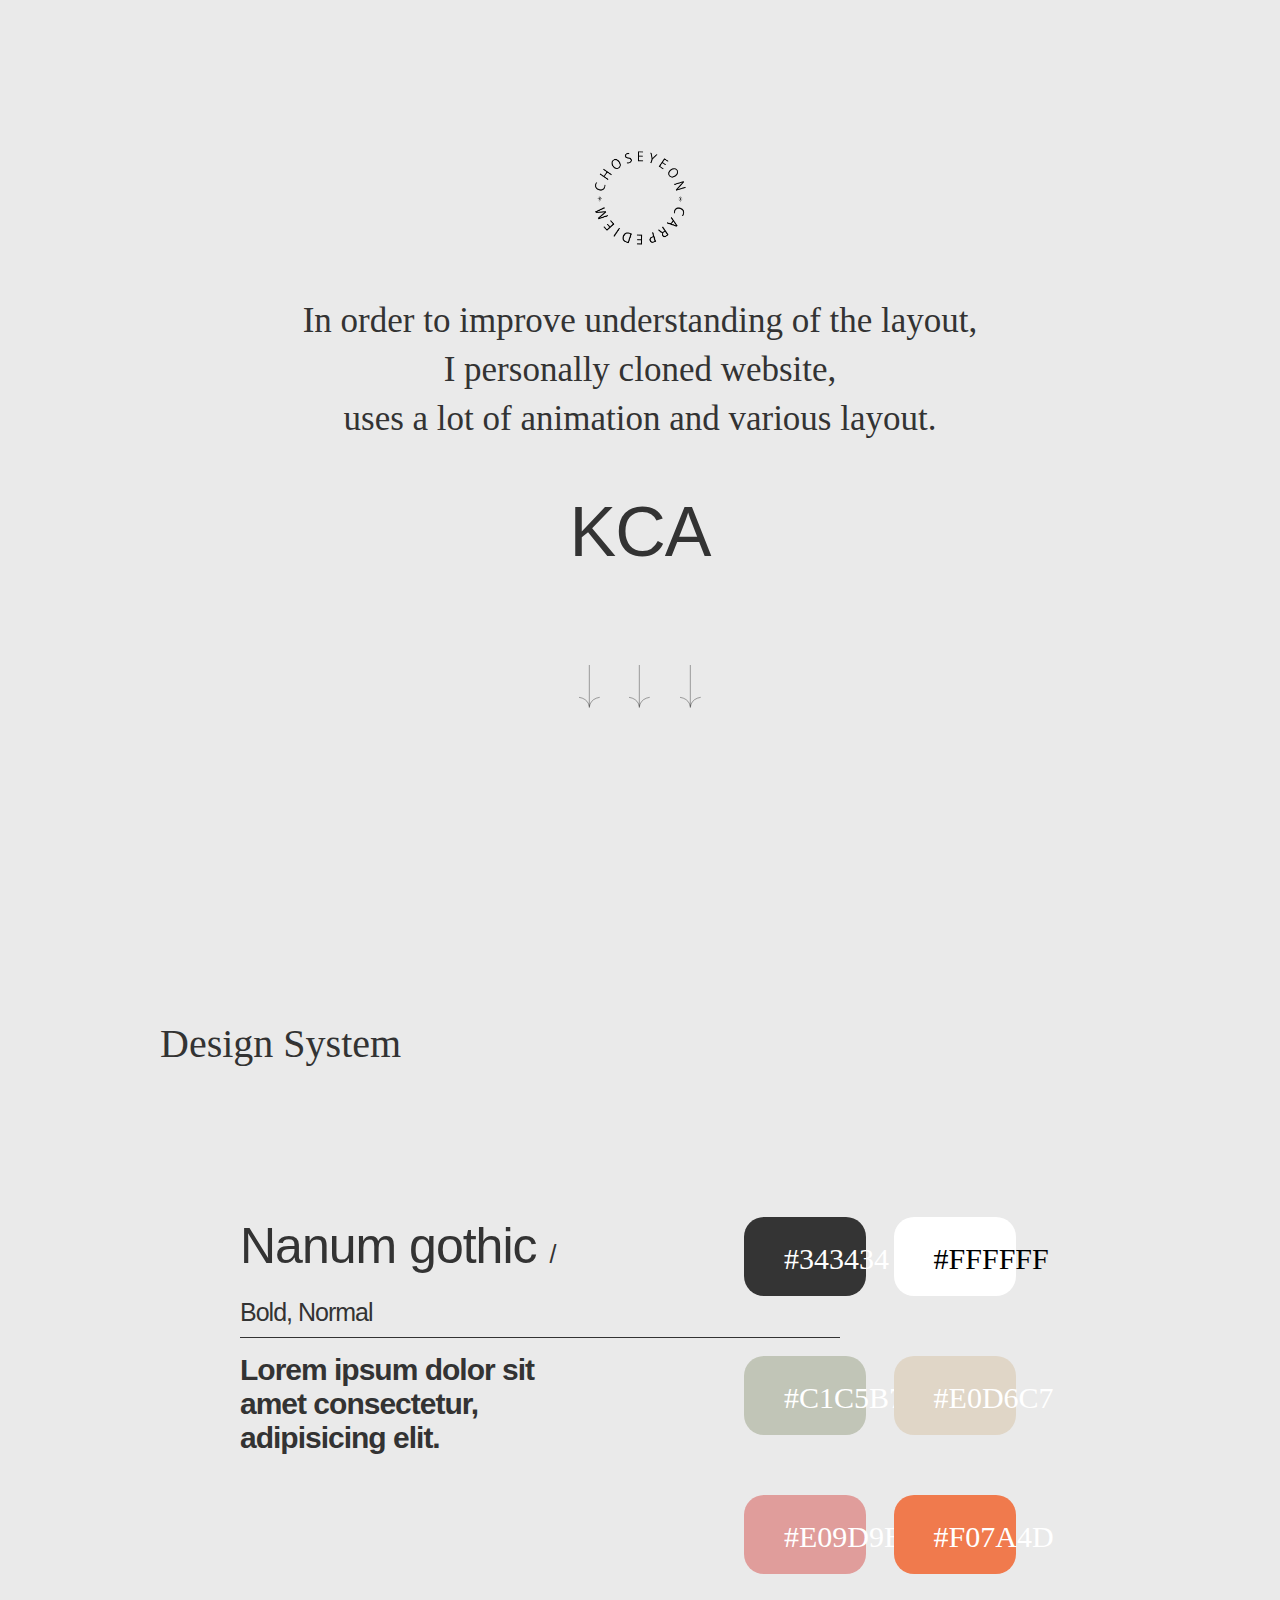
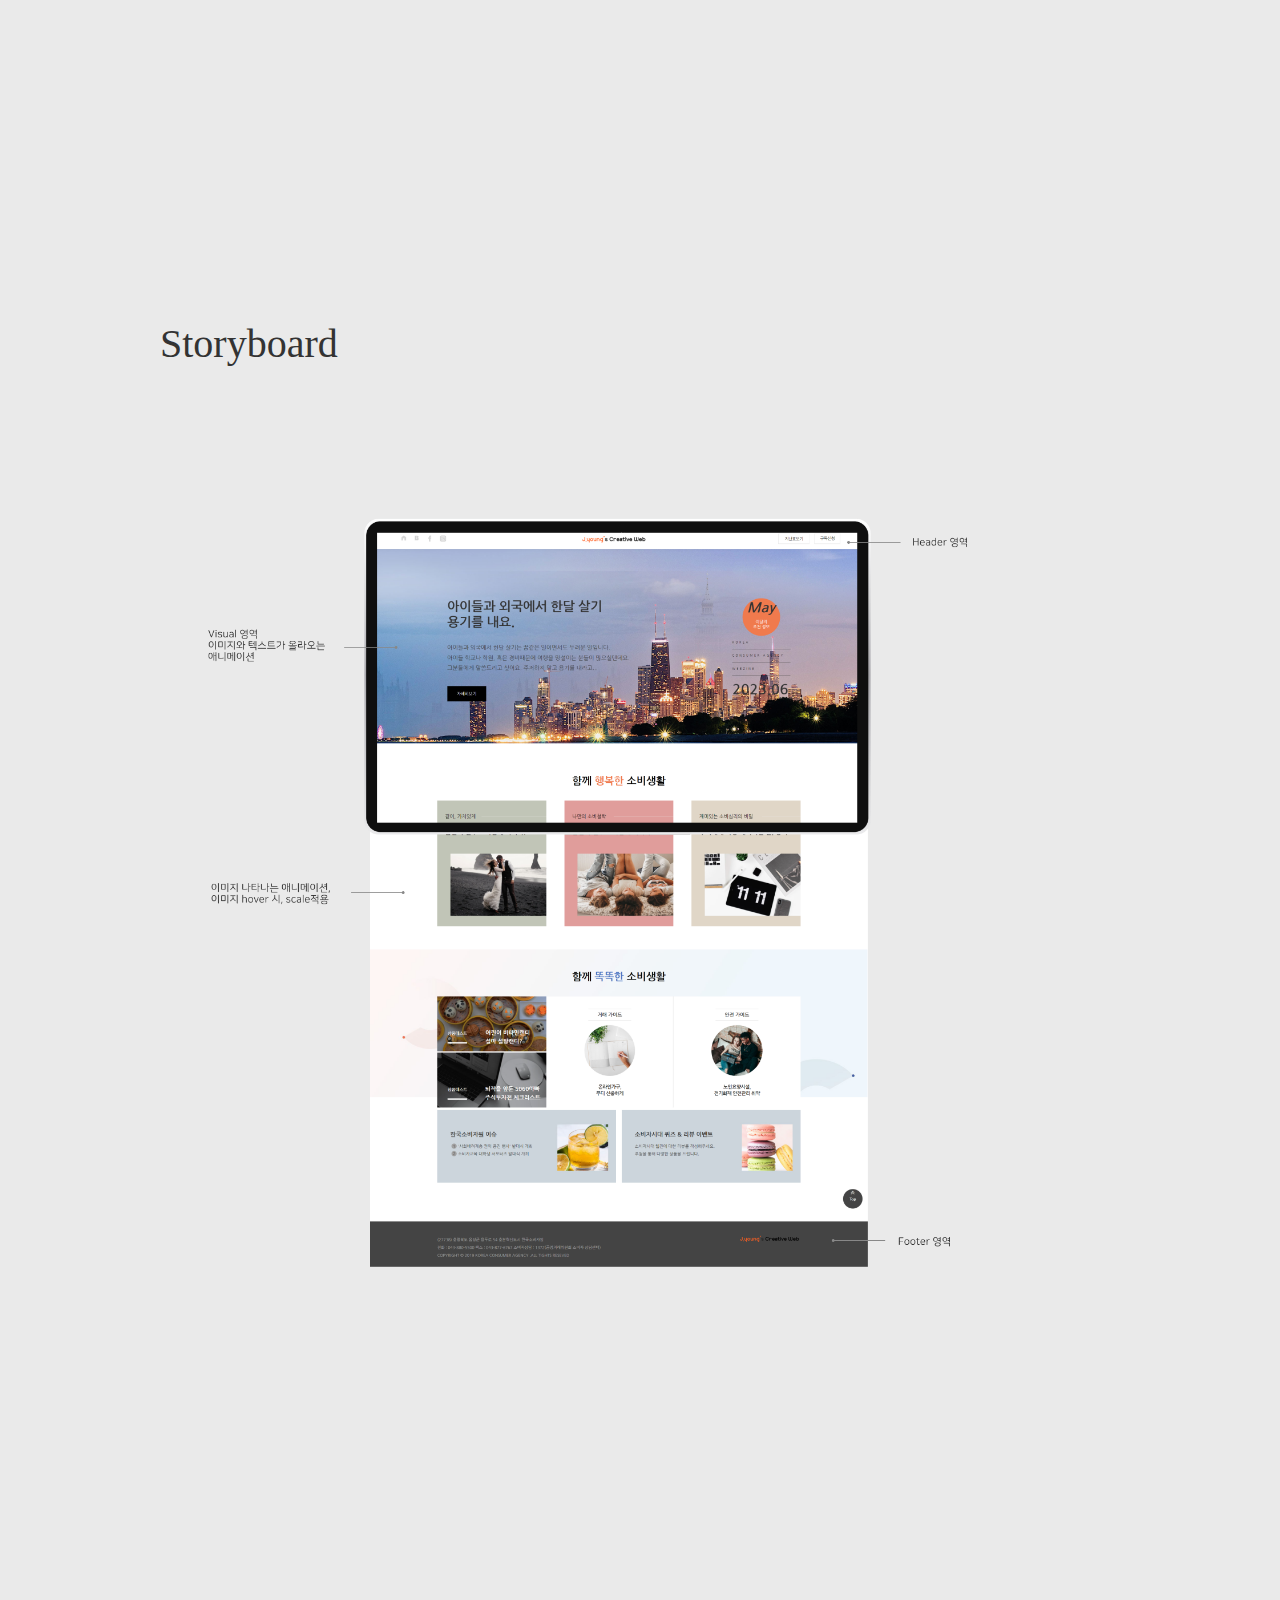
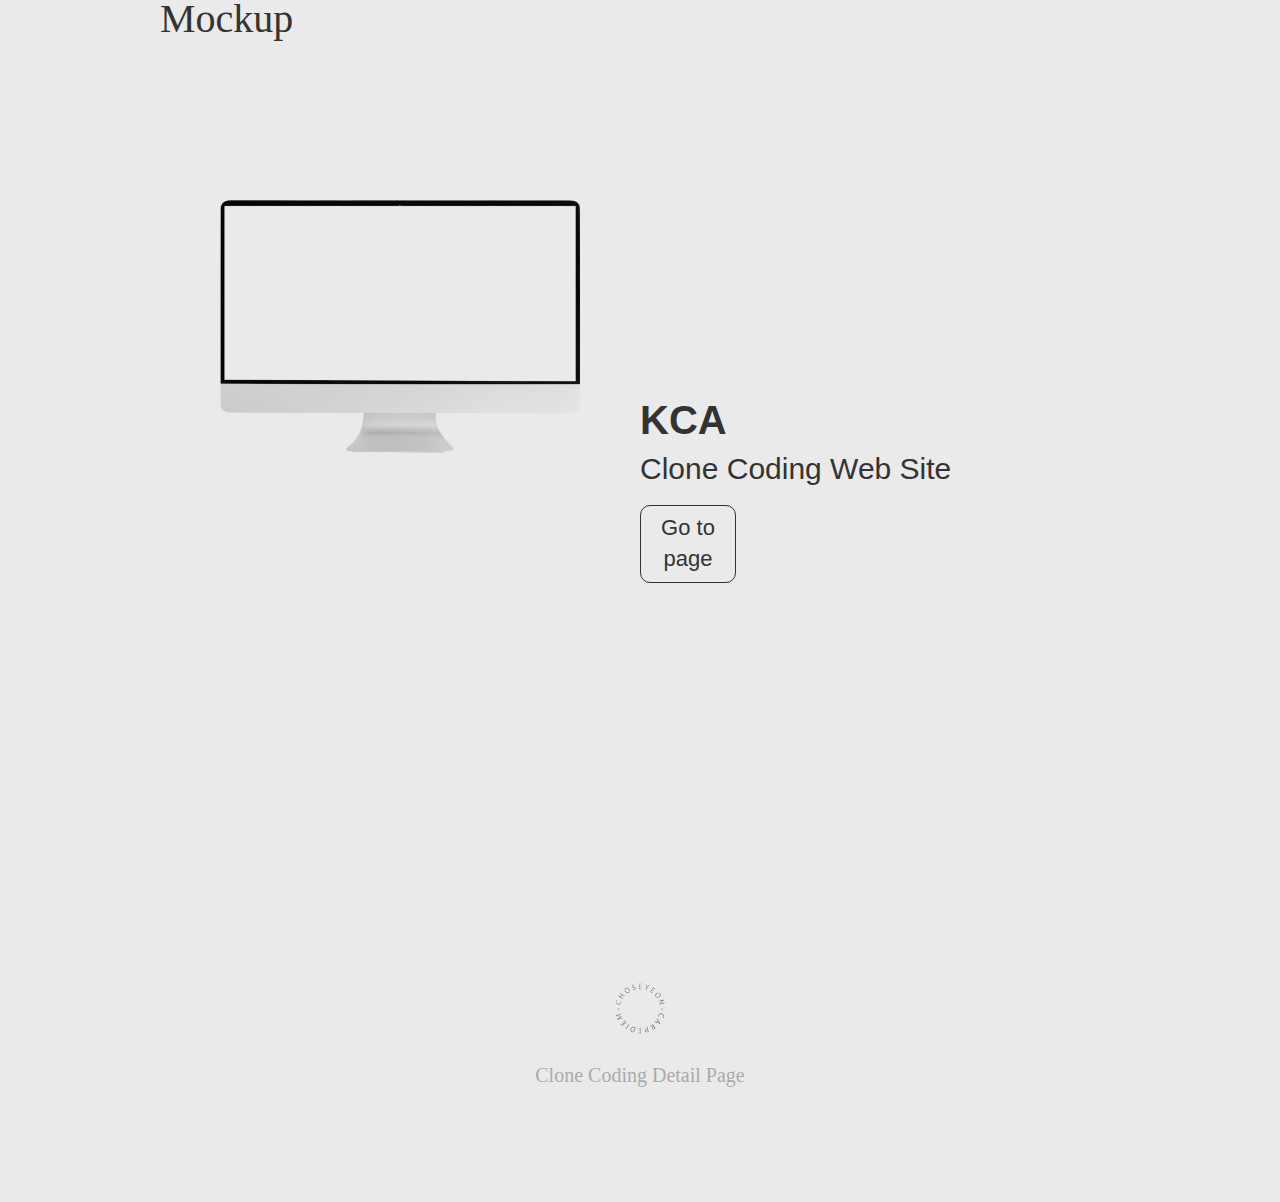
<file: portfolio/clone/KCA.html>
<!DOCTYPE html>
<html lang="ko">
<head>
    <meta charset="UTF-8">
    <meta name="viewport" content="width=device-width, initial-scale=1.0">
    <link href="https://hangeul.pstatic.net/hangeul_static/css/nanum-gothic.css" rel="stylesheet">
    <link rel="stylesheet" href="https://cdn.linearicons.com/free/1.0.0/icon-font.min.css">
    <link rel="stylesheet" href="../css/reset.css">
    <link rel="stylesheet" href="../css_clone/KCA.css">
    <title>KCA_Detail</title>
</head>
<body>
    <div class="wrap">
        <section class="title">
            <div class="logo"><img src="../img/이름로고_수정_검.png" alt=""></div>
            <div class="text">
                <p>
                    In order to improve understanding of the layout,<br>
                    I personally cloned website,<br>
                    uses a lot of animation and various layout.
                </p>
                <p class="ko">
                    KCA
                </p>
            </div>
            <ul class="arrow">
                <li><img src="../img/arrow03.svg" alt=""></li>
                <li><img src="../img/arrow03.svg" alt=""></li>
                <li><img src="../img/arrow03.svg" alt=""></li>
            </ul>
        </section>
        <section class="design">
            <h3>Design System</h3>
            <div class="box">
                <div class="left">
                    <div class="textTop ko">
                        <p class="font">Nanum gothic <span>/ Bold, Normal</span></p>
                        <p class="lorem">Lorem ipsum dolor sit amet consectetur, adipisicing elit.</p>
                    </div>
                </div>
                <div class="right">
                    <ul class="color">
                        <li>#343434</li>
                        <li>#FFFFFF</li>
                        <li>#C1C5B7</li>
                        <li>#E0D6C7</li>
                        <li>#E09D9B</li>
                        <li>#F07A4D</li>
                    </ul>
                </div>
            </div>
        </section>
        <section class="storyboard">
            <h3>Storyboard</h3>
            <div class="mockup">
                <img src="../img/Group 37110.png" alt="">
            </div>
        </section>
        <section class="responsive">
            <h3>Mockup</h3>
            <ul class="res_mockup">
                <li class="com">
                    <div class="img mockup">
                        <img src="../img/Group 37029.png" alt="">
                        <video class="desktop" src="http://csyeon.com/portfolio/video/kca.mp4" autoplay loop muted></video>
                    </div>
                    <div class="text ko">
                        <p class="tit">KCA</p>
                        <p>Clone Coding Web Site</p>
                        <a href="http://csyeon.dothome.co.kr/kca" target="_blank" class="btn">Go to page</a>
                    </div>
                </li>
            </ul>
        </section>
        <footer>
            <div class="box">
                <p class="img"><img src="../img/이름로고_수정_검.png" alt=""></p>
                <p>Clone Coding Detail Page</p>
            </div>
        </footer>
    </div>
</body>
</html>
</file>
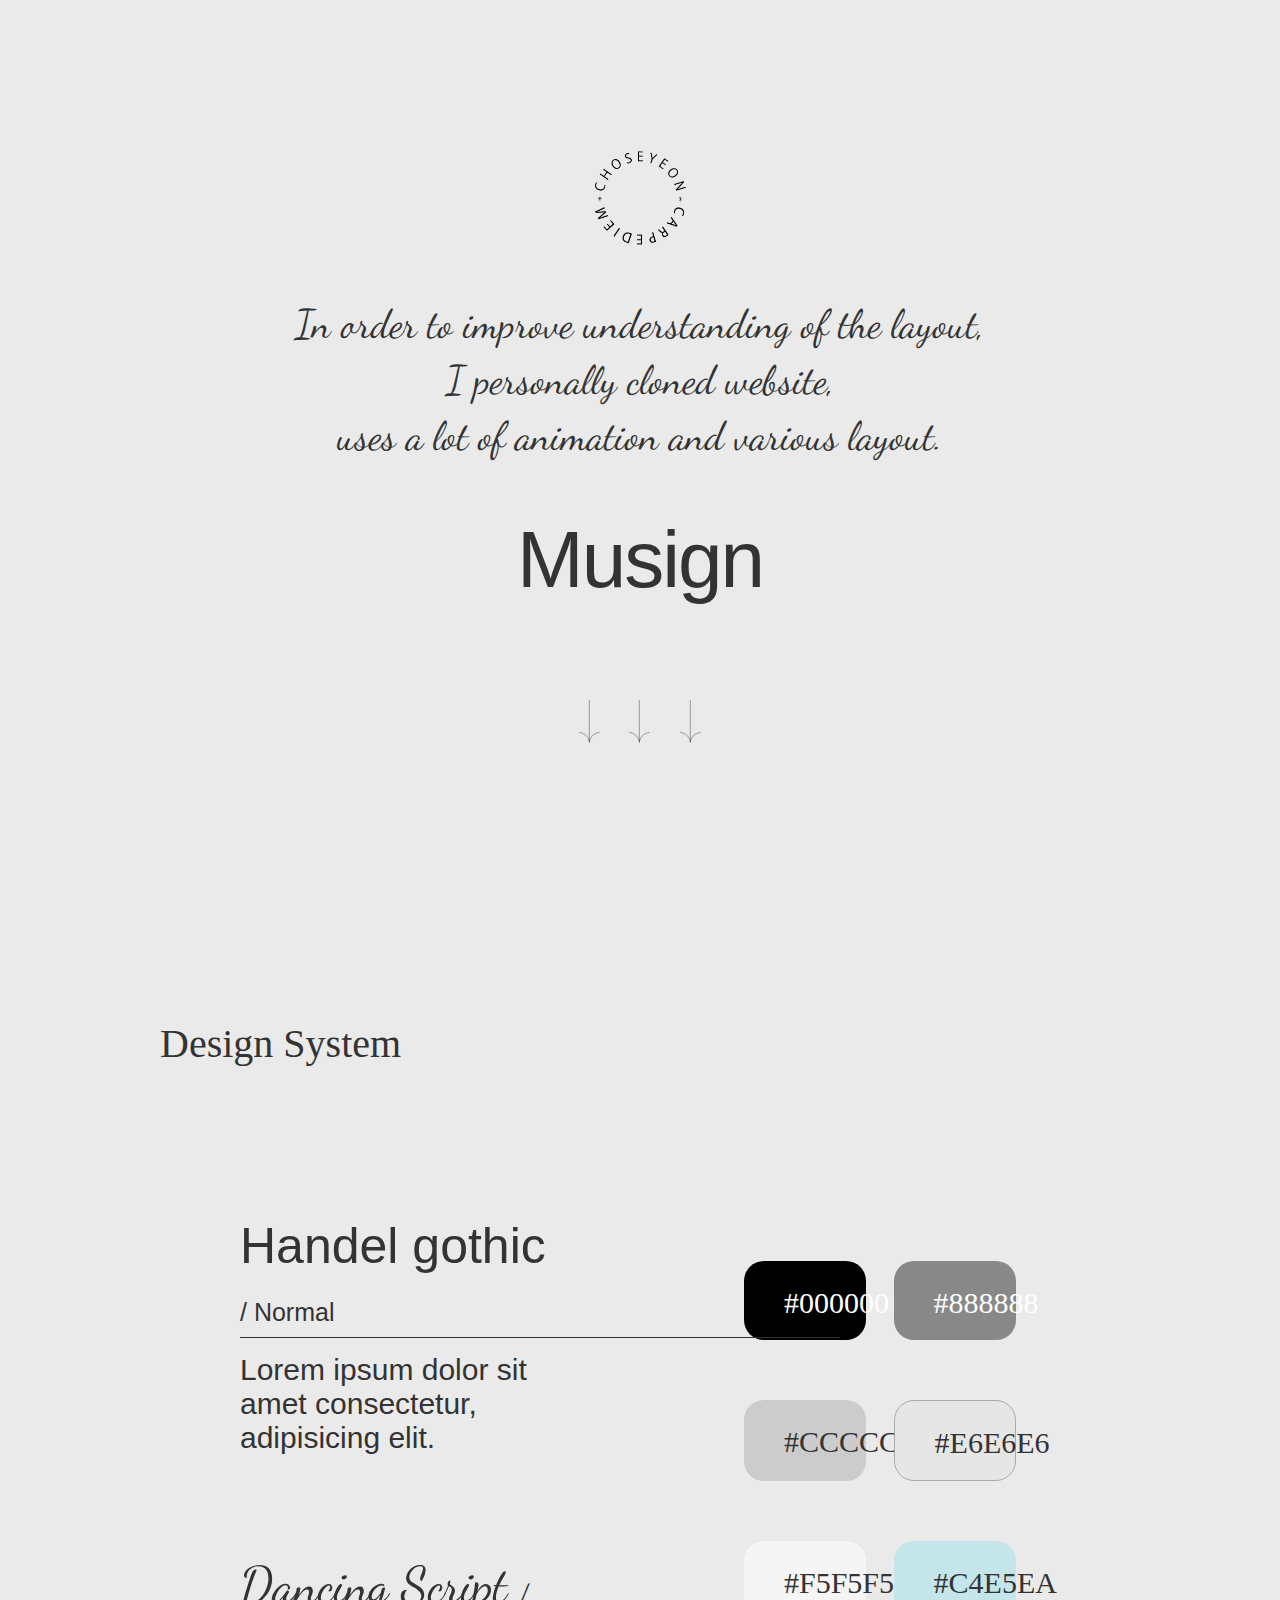
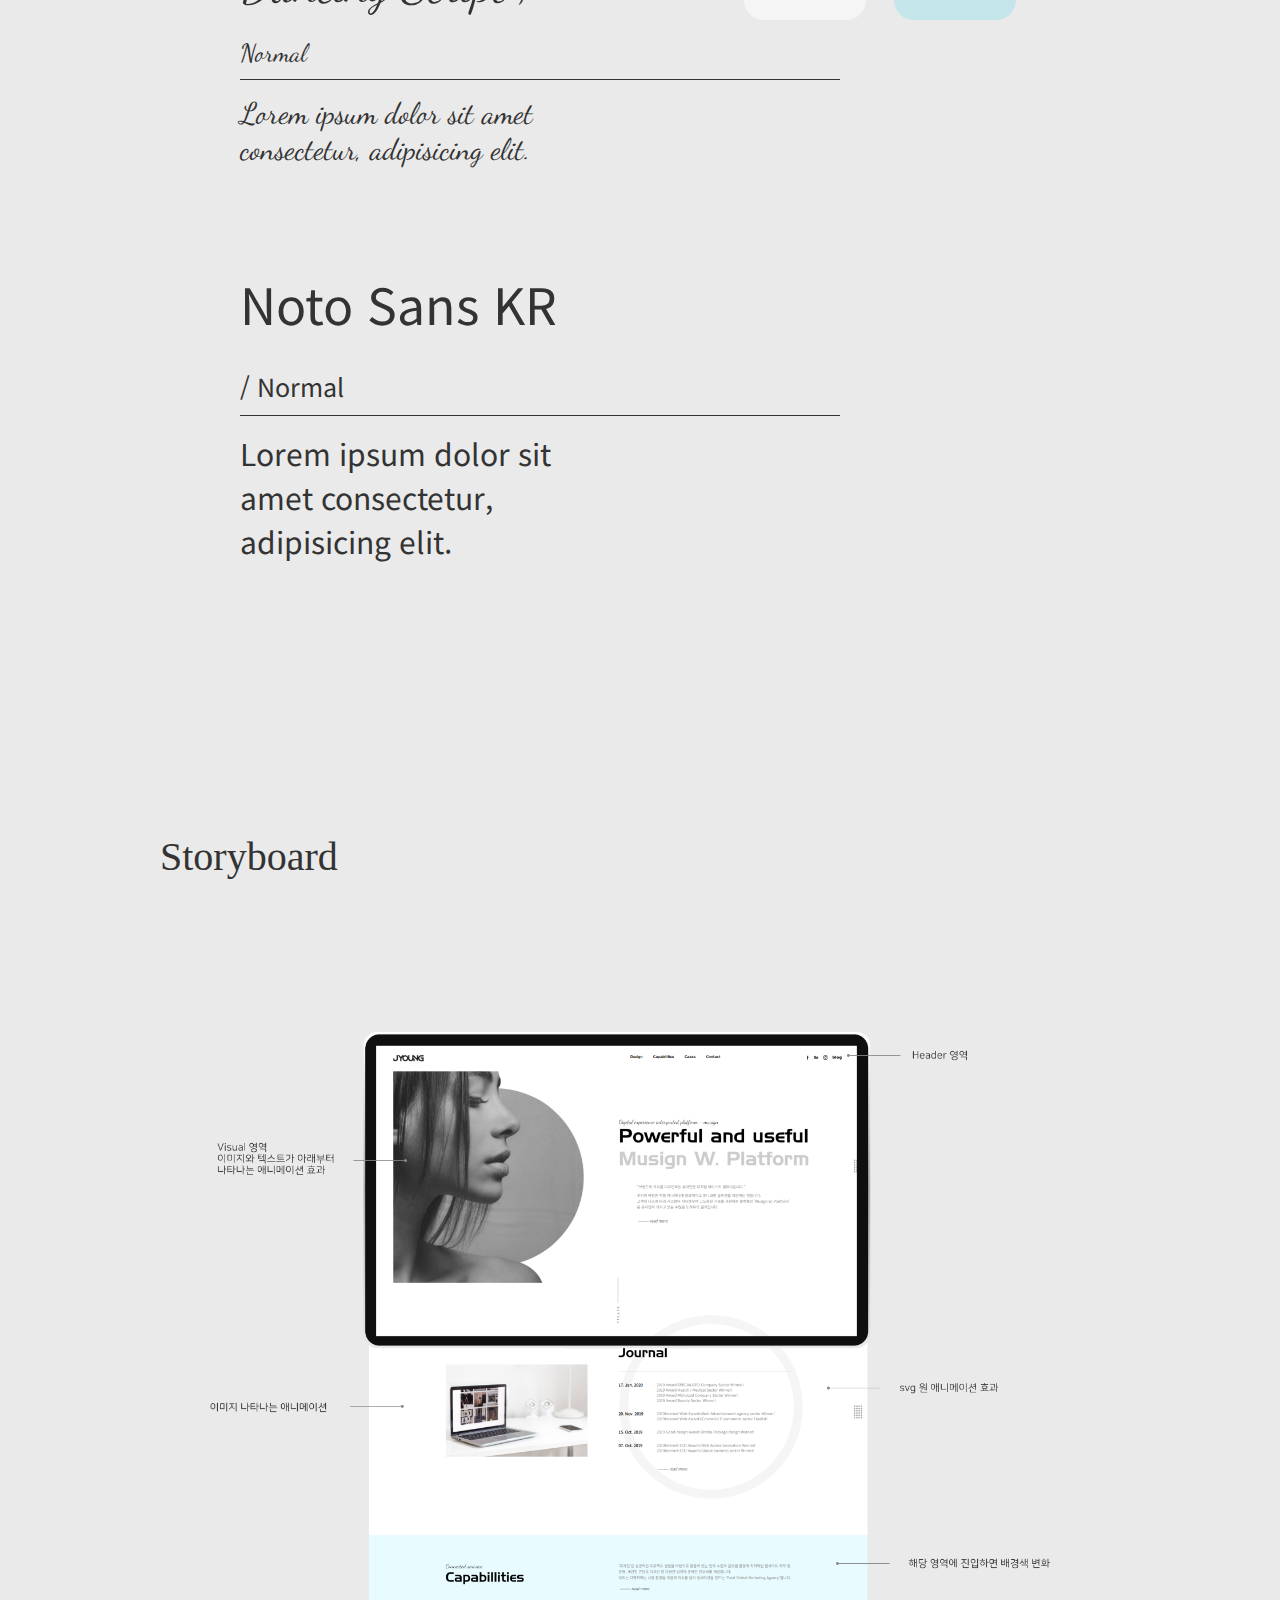
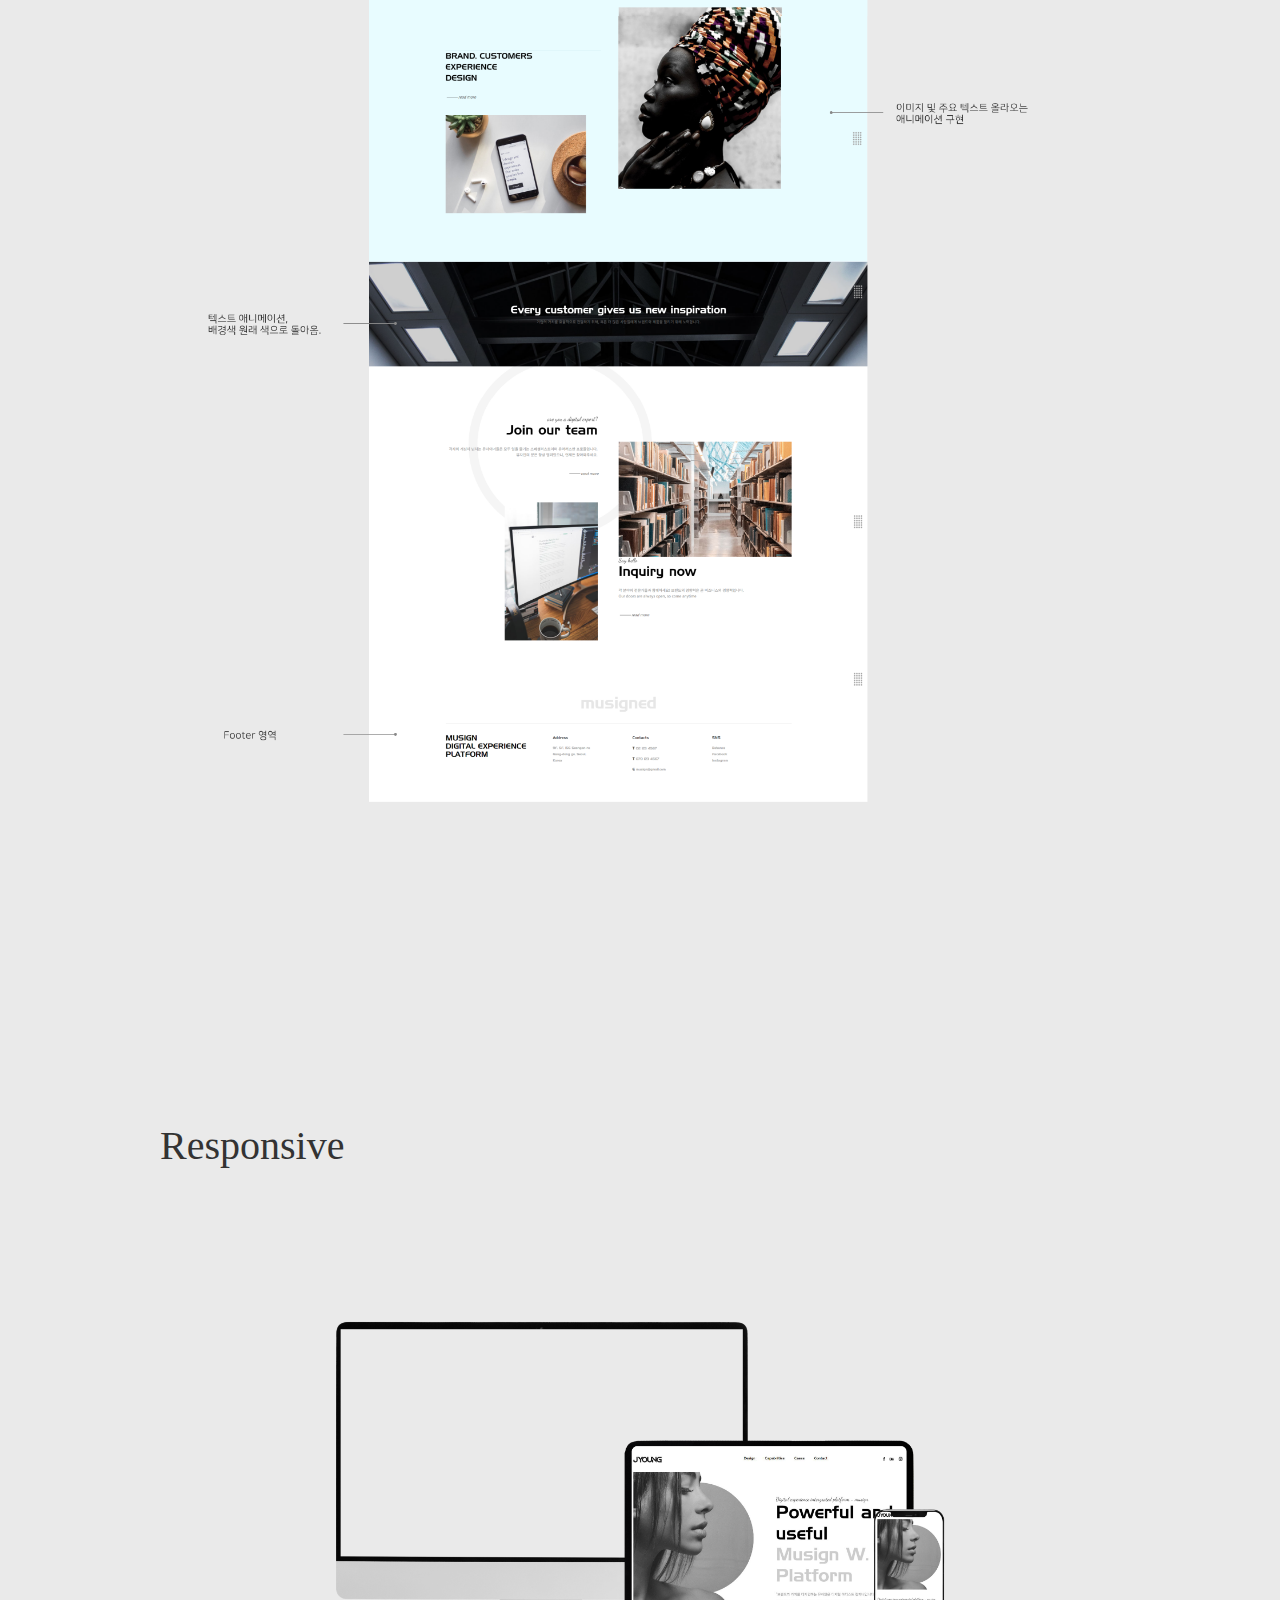
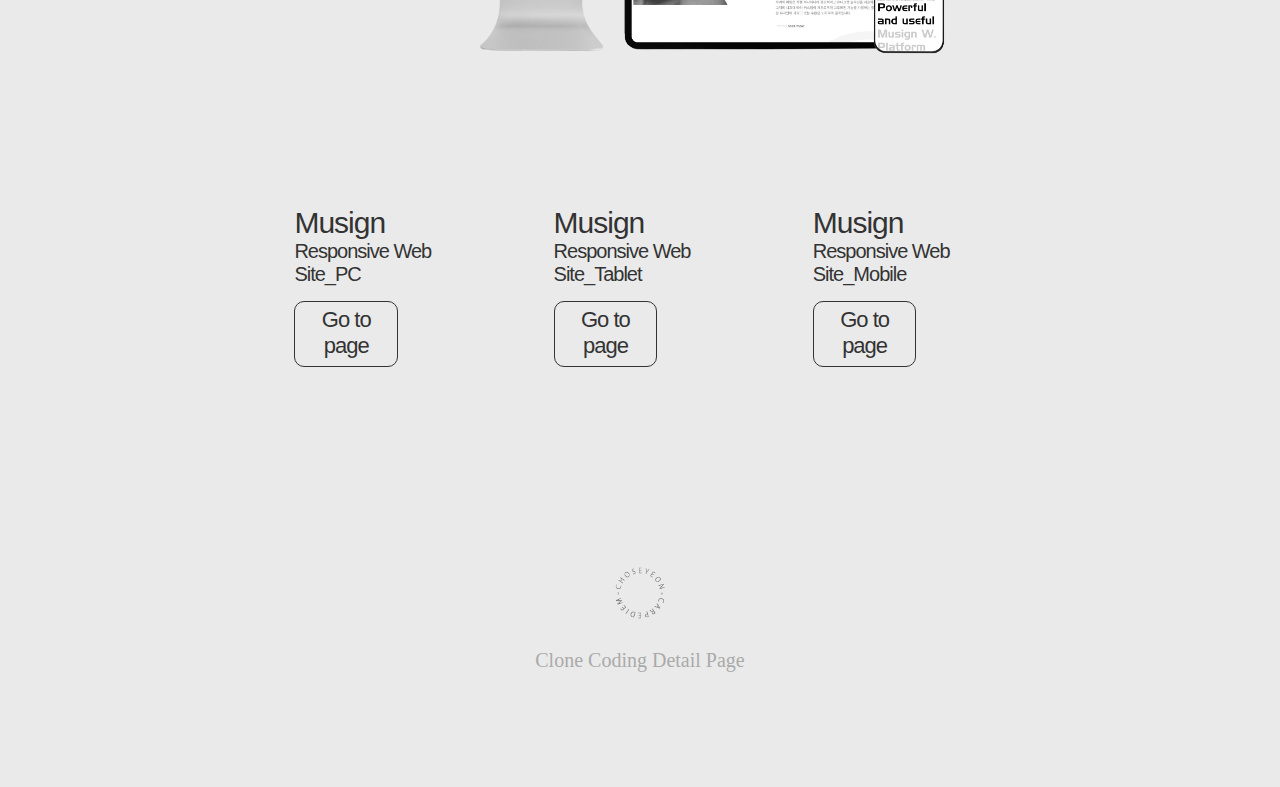
<file: portfolio/clone/Musign.html>
<!DOCTYPE html>
<html lang="ko">
<head>
    <meta charset="UTF-8">
    <meta name="viewport" content="width=device-width, initial-scale=1.0">
    <link href="https://fonts.googleapis.com/css2?family=Dancing+Script&family=Noto+Sans+KR:wght@400;600&display=swap" rel="stylesheet">
    <link rel="stylesheet" href="https://cdn.linearicons.com/free/1.0.0/icon-font.min.css">
    <link href="https://fonts.googleapis.com/icon?family=Material+Icons" rel="stylesheet">
    <link rel="stylesheet" href="../css/reset.css">
    <link rel="stylesheet" href="../css_clone/Musign.css">
    <title>Musign_Detail</title>
</head>
<body>
    <div class="wrap">
        <section class="title">
            <div class="logo"><img src="../img/이름로고_수정_검.png" alt=""></div>
            <div class="text">
                <p class="en2">
                    In order to improve understanding of the layout,<br>
                    I personally cloned website,<br>
                    uses a lot of animation and various layout.
                </p>
                <p class="en">
                    Musign
                </p>
            </div>
            <ul class="arrow">
                <li><img src="../img/arrow03.svg" alt=""></li>
                <li><img src="../img/arrow03.svg" alt=""></li>
                <li><img src="../img/arrow03.svg" alt=""></li>
            </ul>
        </section>
        <section class="design">
            <h3>Design System</h3>
            <div class="box">
                <div class="left">
                    <div class="textTop">
                        <p class="font en">Handel gothic <span>/ Normal</span></p>
                        <p class="lorem en">Lorem ipsum dolor sit amet consectetur, adipisicing elit.</p>
                    </div>
                    <div class="textCenter">
                        <p class="font en2">Dancing Script <span>/ Normal</span></p>
                        <p class="lorem en2">Lorem ipsum dolor sit amet consectetur, adipisicing elit.</p>
                    </div>
                    <div class="textBottom ko">
                        <p class="font">Noto Sans KR <span>/ Normal</span></p>
                        <p class="lorem">Lorem ipsum dolor sit amet consectetur, adipisicing elit.</p>
                    </div>
                </div>
                <div class="right">
                    <ul class="color">
                        <li>#000000</li>
                        <li>#888888</li>
                        <li>#CCCCCC</li>
                        <li>#E6E6E6</li>
                        <li>#F5F5F5</li>
                        <li>#C4E5EA</li>
                    </ul>
                </div>
            </div>
        </section>
        <section class="storyboard">
            <h3>Storyboard</h3>
            <div class="mockup">
                <img src="../img/Group 37105.png" alt="">
            </div>
        </section>
        <section class="responsive">
            <h3>Responsive</h3>
            <div class="mockup">
                <img src="../img/musign.png" alt="">
                <video class="desktop" src="http://csyeon.com/portfolio/video/musign.mp4" autoplay loop muted></video>
            </div>
            <ul class="en">
                <li>
                    <p class="tit">Musign</p>
                    <p>Responsive Web Site_PC</p>
                    <a href="http://csyeon.dothome.co.kr/musign" target="_blank" class="btn">Go to page</a>
                </li>
                <li>
                    <p class="tit">Musign</p>
                    <p>Responsive Web Site_Tablet</p>
                    <a href="http://csyeon.dothome.co.kr/musign" target="_blank" onclick="window.open(this.href,'','width=850, height=960'); return false" class="btn">Go to page</a>
                </li>
                <li>
                    <p class="tit">Musign</p>
                    <p>Responsive Web Site_Mobile</p>
                    <a href="http://csyeon.dothome.co.kr/musign" target="_blank" onclick="window.open(this.href,'','width=500, height=960'); return false" class="btn">Go to page</a>
                </li>
            </ul>
        </section>
        <footer>
            <div class="box">
                <p class="img"><img src="../img/이름로고_수정_검.png" alt=""></p>
                <p>Clone Coding Detail Page</p>
            </div>
        </footer>
    </div>
</body>
</html>
</file>
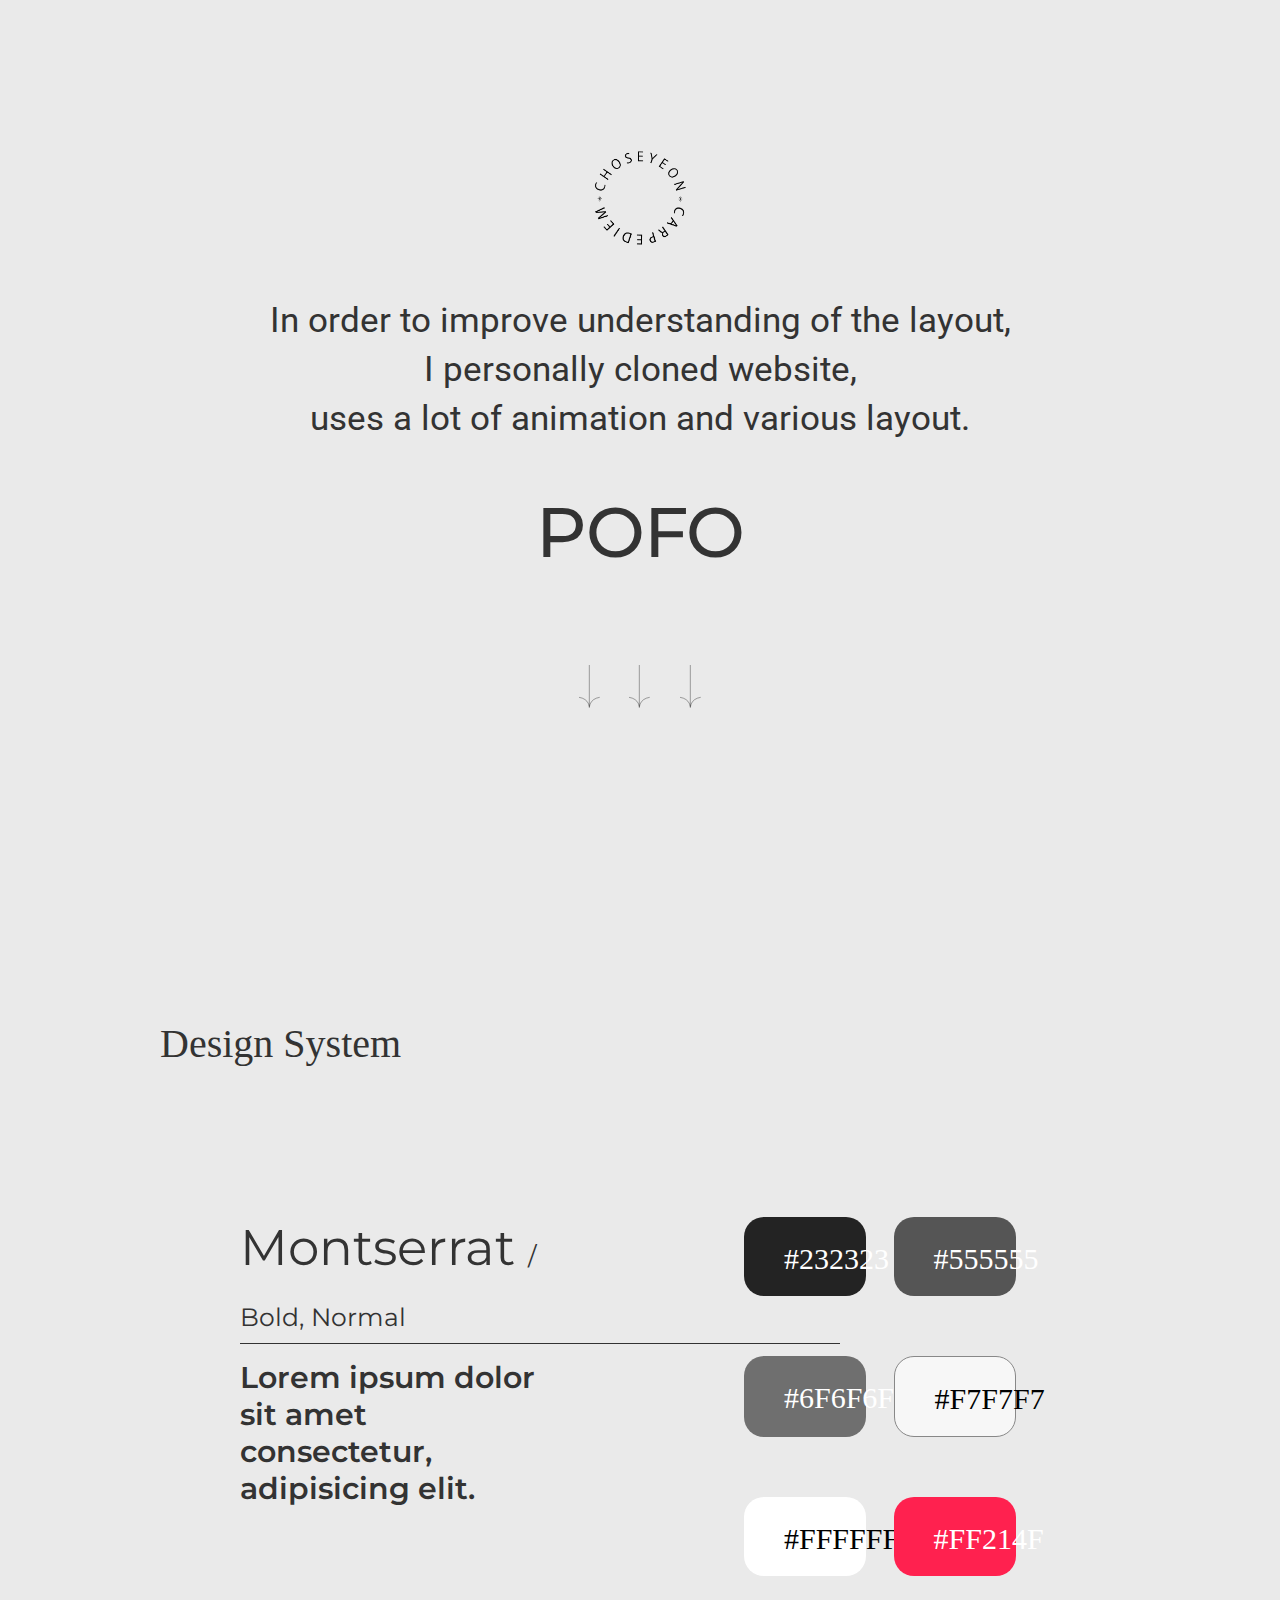
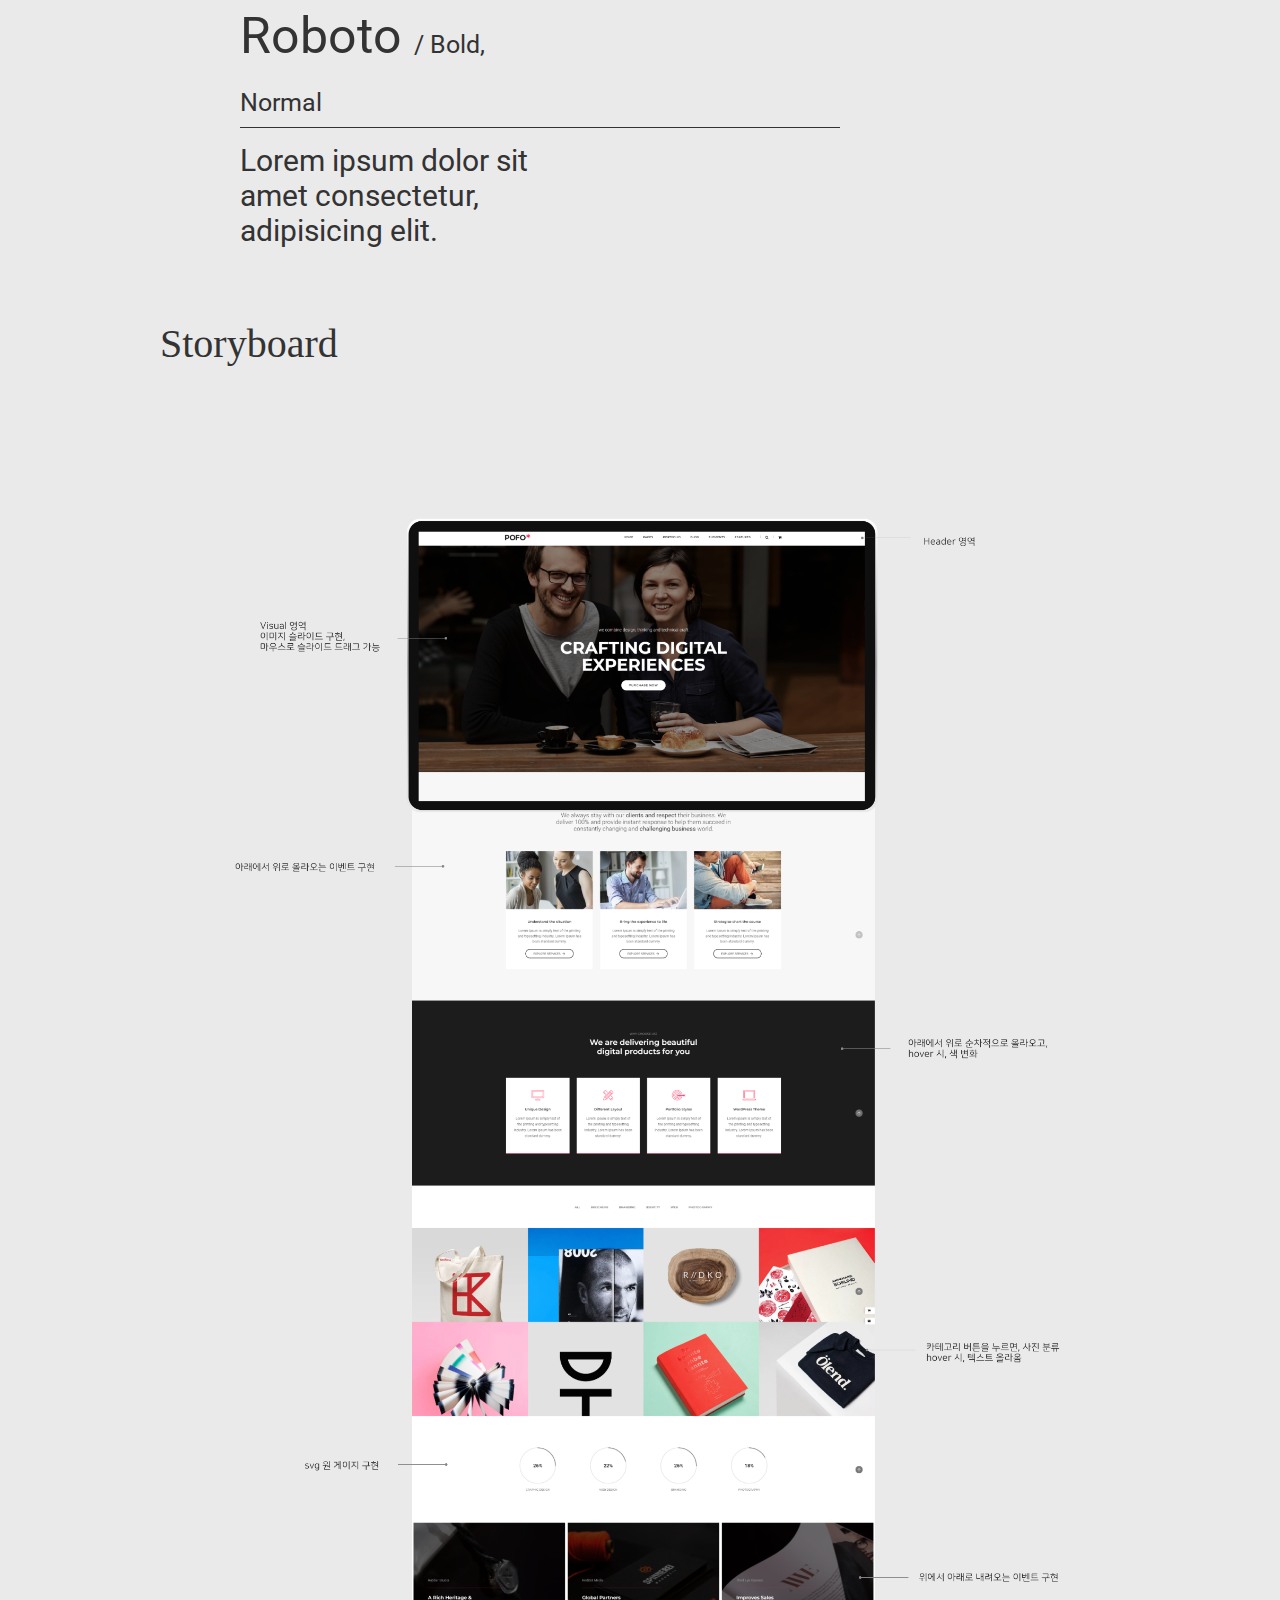
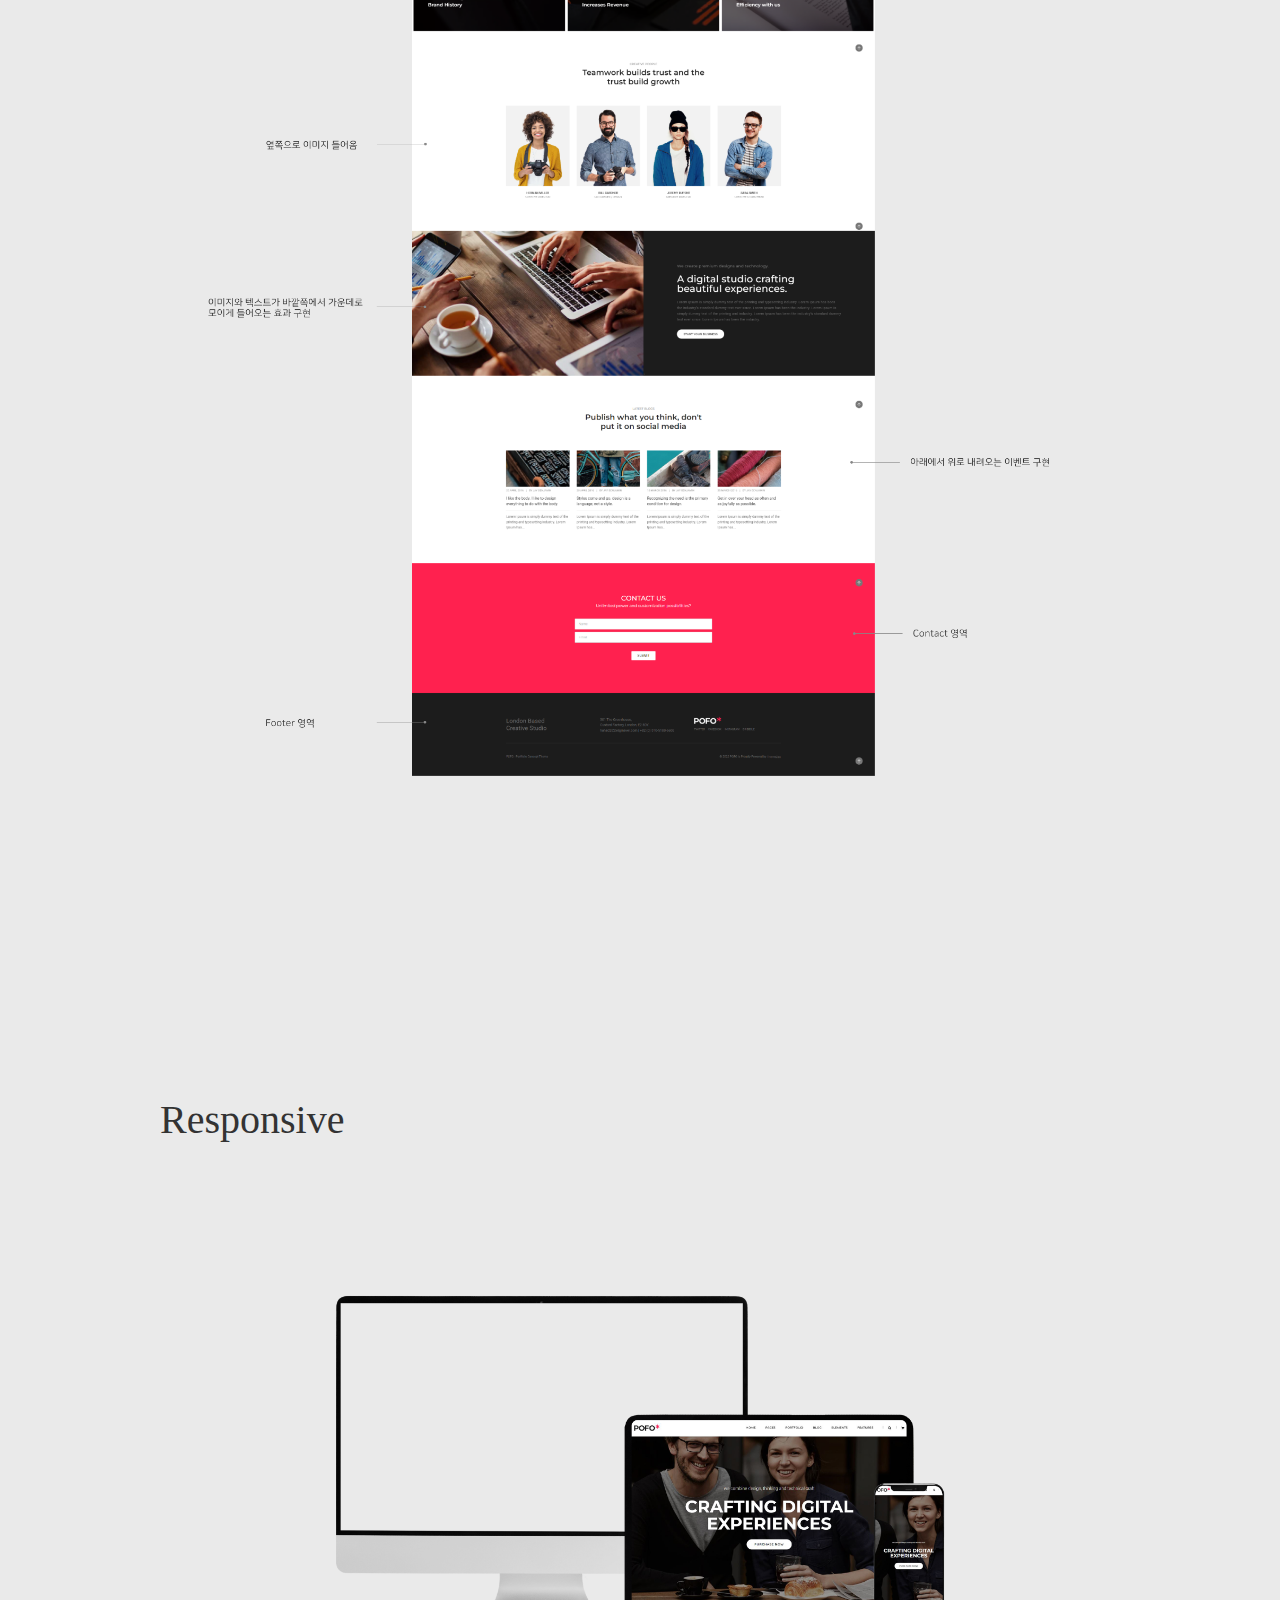
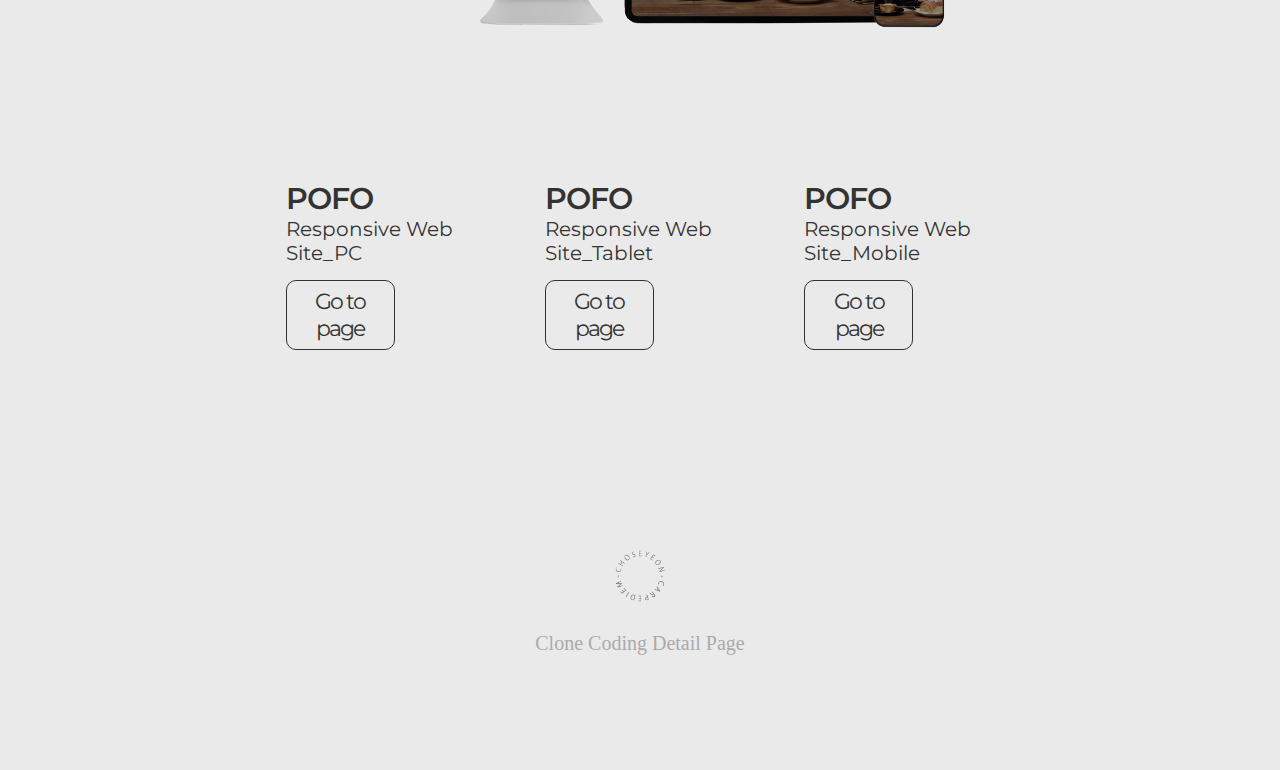
<file: portfolio/clone/POFO.html>
<!DOCTYPE html>
<html lang="ko">
<head>
    <meta charset="UTF-8">
    <meta name="viewport" content="width=device-width, initial-scale=1.0">
    <link href="https://fonts.googleapis.com/css2?family=Montserrat:wght@400;500;600&family=Roboto:wght@400;500;700&display=swap" rel="stylesheet">
    <link rel="stylesheet" href="https://cdn.linearicons.com/free/1.0.0/icon-font.min.css">
    <link rel="stylesheet" href="../css/reset.css">
    <link rel="stylesheet" href="../css_clone/POFO.css">
    <title>POFO_Detail</title>
</head>
<body>
    <div class="wrap">
        <section class="title">
            <div class="logo"><img src="../img/이름로고_수정_검.png" alt=""></div>
            <div class="text">
                <p class="en2">
                    In order to improve understanding of the layout,<br>
                    I personally cloned website,<br>
                    uses a lot of animation and various layout.
                </p>
                <p class="en">
                    POFO
                </p>
            </div>
            <ul class="arrow">
                <li><img src="../img/arrow03.svg" alt=""></li>
                <li><img src="../img/arrow03.svg" alt=""></li>
                <li><img src="../img/arrow03.svg" alt=""></li>
            </ul>
        </section>
        <section class="design">
            <h3>Design System</h3>
            <div class="box">
                <div class="left">
                    <div class="textTop en">
                        <p class="font">Montserrat <span>/ Bold, Normal</span></p>
                        <p class="lorem">Lorem ipsum dolor sit amet consectetur, adipisicing elit.</p>
                    </div>
                    <div class="textBottom en2">
                        <p class="font">Roboto <span>/ Bold, Normal</span></p>
                        <p class="lorem">Lorem ipsum dolor sit amet consectetur, adipisicing elit.</p>
                    </div>
                </div>
                <div class="right">
                    <ul class="color">
                        <li>#232323</li>
                        <li>#555555</li>
                        <li>#6F6F6F</li>
                        <li>#F7F7F7</li>
                        <li>#FFFFFF</li>
                        <li>#FF214F</li>
                    </ul>
                </div>
            </div>
        </section>
        <section class="storyboard">
            <h3>Storyboard</h3>
            <div class="mockup">
                <img src="../img/Group 37100.png" alt="">
            </div>
        </section>
        <section class="responsive">
            <h3>Responsive</h3>
            <div class="mockup">
                <img src="../img/pofo.png" alt="">
                <video class="desktop" src="http://csyeon.com/portfolio/video/pofo.mp4" autoplay loop muted></video>
            </div>
            <ul class="en">
                <li>
                    <p class="tit">POFO</p>
                    <p>Responsive Web Site_PC</p>
                    <a href="https://haha020254.github.io/pofo/" target="_blank" class="btn">Go to page</a>
                </li>
                <li>
                    <p class="tit">POFO</p>
                    <p>Responsive Web Site_Tablet</p>
                    <a href="https://haha020254.github.io/pofo/" target="_blank" onclick="window.open(this.href,'','width=980, height=960'); return false" class="btn">Go to page</a>
                </li>
                <li>
                    <p class="tit">POFO</p>
                    <p>Responsive Web Site_Mobile</p>
                    <a href="https://haha020254.github.io/pofo/" target="_blank" onclick="window.open(this.href,'','width=540, height=960'); return false" class="btn">Go to page</a>
                </li>
            </ul>
        </section>
        <footer>
            <div class="box">
                <p class="img"><img src="../img/이름로고_수정_검.png" alt=""></p>
                <p>Clone Coding Detail Page</p>
            </div>
        </footer>
    </div>
</body>
</html>
</file>
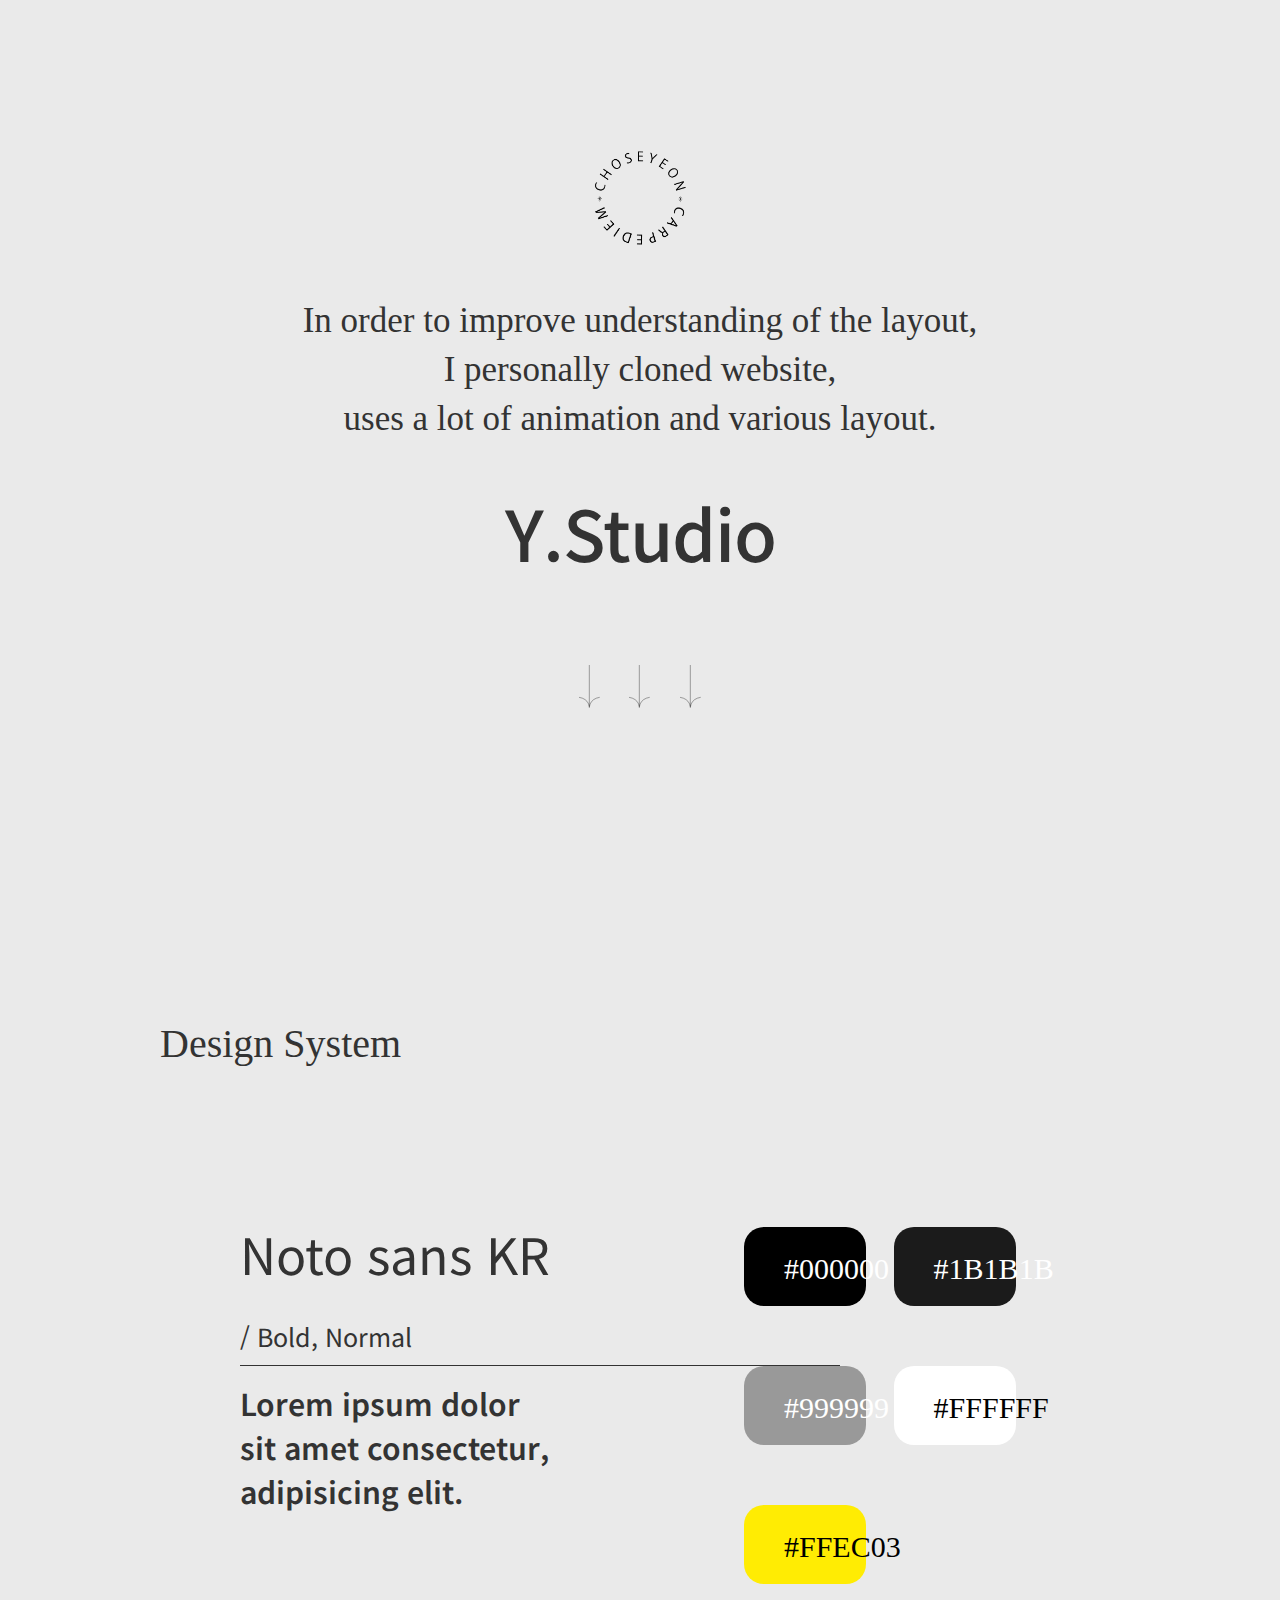
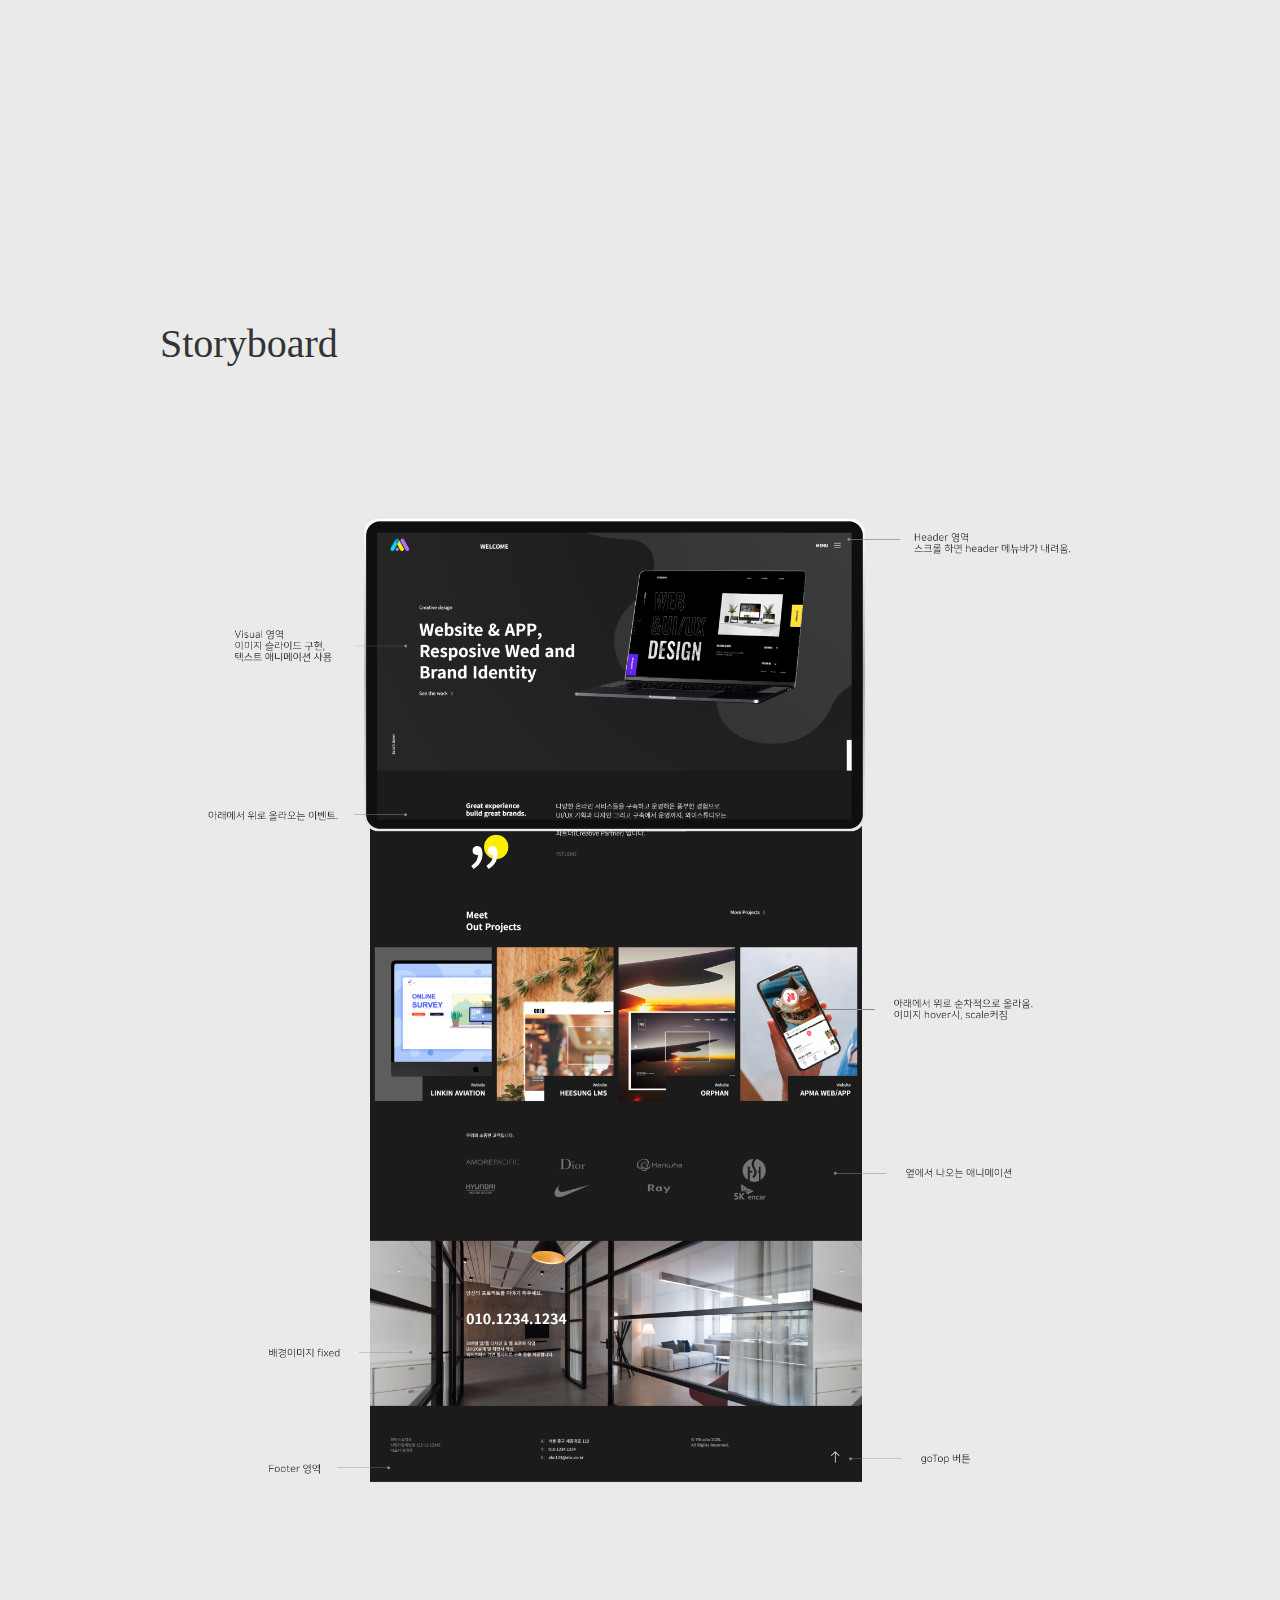
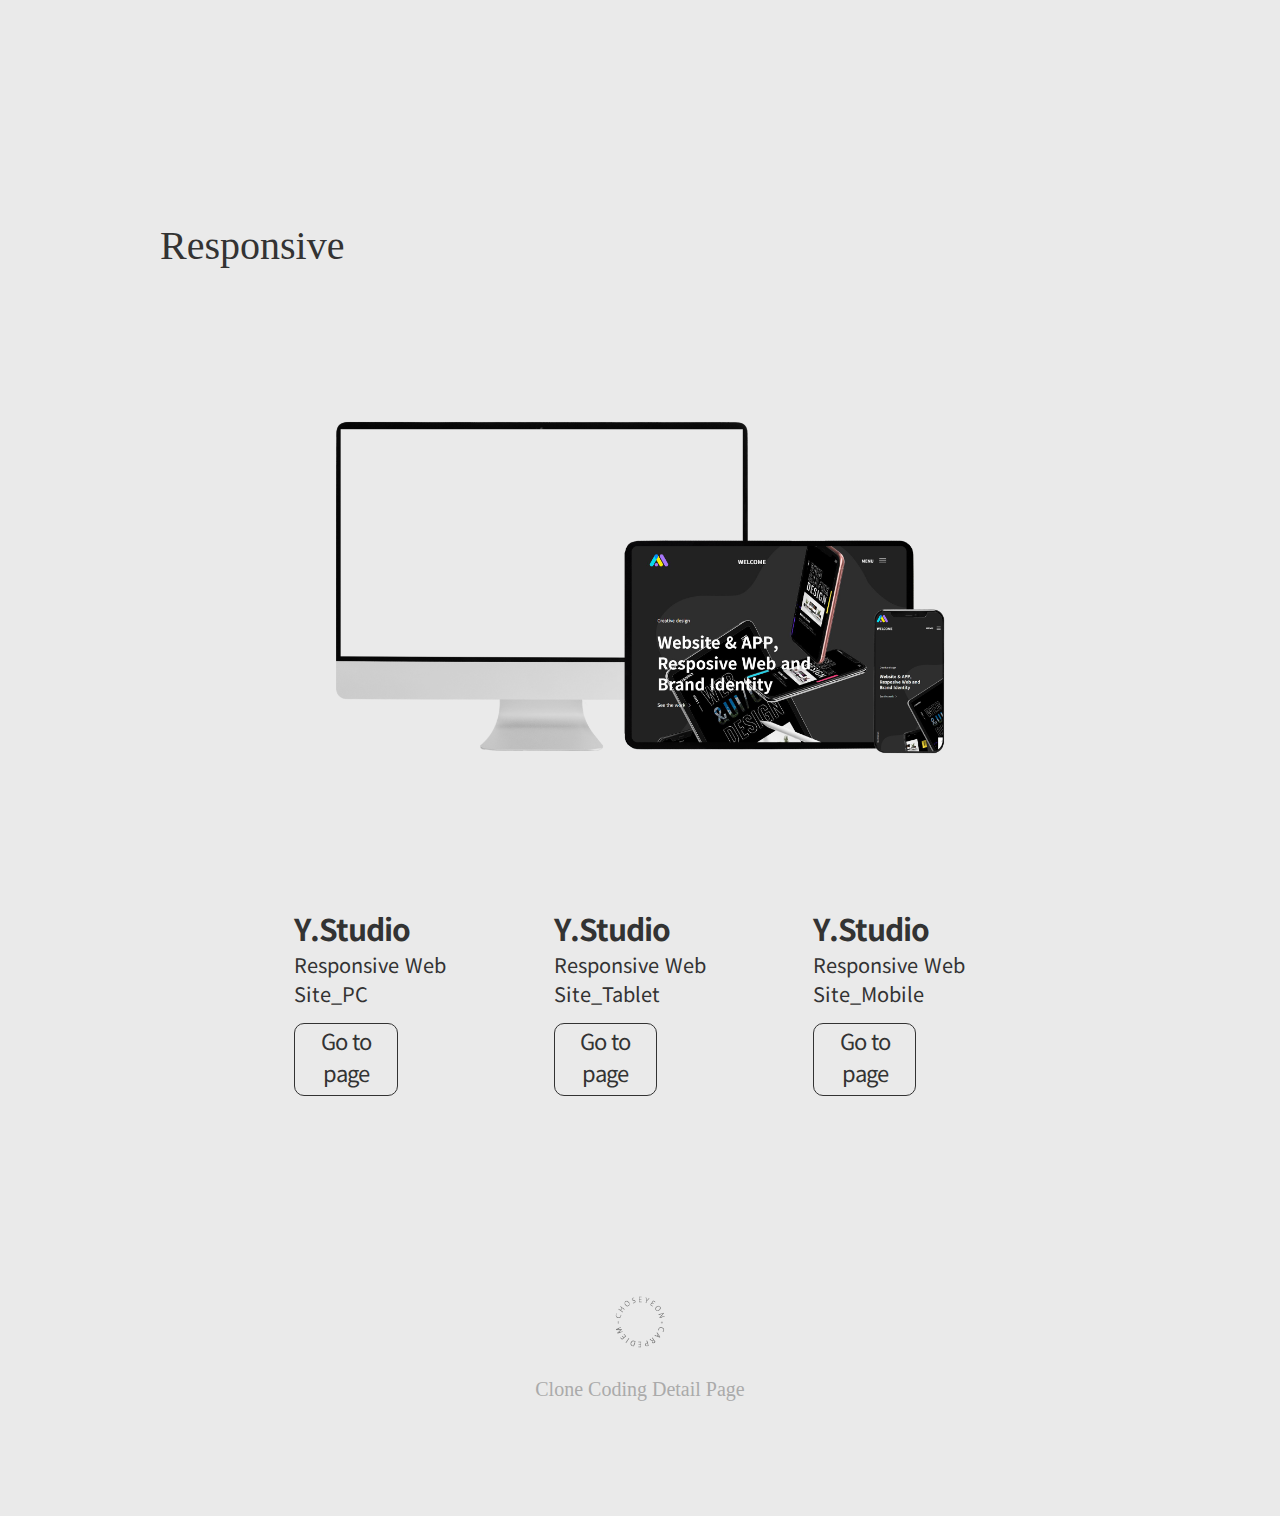
<file: portfolio/clone/Ystudio.html>
<!DOCTYPE html>
<html lang="ko">
<head>
    <meta charset="UTF-8">
    <meta name="viewport" content="width=device-width, initial-scale=1.0">
    <link href="https://fonts.googleapis.com/css2?family=Exo+2:wght@400;600&family=Noto+Sans+KR:wght@400;600&display=swap" rel="stylesheet">
    <link rel="stylesheet" href="https://cdn.linearicons.com/free/1.0.0/icon-font.min.css">
    <link rel="stylesheet" href="../css/reset.css">
    <link rel="stylesheet" href="../css_clone/Ystudio.css">
    <title>Y.Studio_Detail</title>
</head>
<body>
    <div class="wrap">
        <section class="title">
            <div class="logo"><img src="../img/이름로고_수정_검.png" alt=""></div>
            <div class="text">
                <p>
                    In order to improve understanding of the layout,<br>
                    I personally cloned website,<br>
                    uses a lot of animation and various layout.
                </p>
                <p class="ko">
                    Y.Studio
                </p>
            </div>
            <ul class="arrow">
                <li><img src="../img/arrow03.svg" alt=""></li>
                <li><img src="../img/arrow03.svg" alt=""></li>
                <li><img src="../img/arrow03.svg" alt=""></li>
            </ul>
        </section>
        <section class="design">
            <h3>Design System</h3>
            <div class="box">
                <div class="left">
                    <div class="textTop ko">
                        <p class="font">Noto sans KR <span>/ Bold, Normal</span></p>
                        <p class="lorem">Lorem ipsum dolor sit amet consectetur, adipisicing elit.</p>
                    </div>
                </div>
                <div class="right">
                    <ul class="color">
                        <li>#000000</li>
                        <li>#1B1B1B</li>
                        <li>#999999</li>
                        <li>#FFFFFF</li>
                        <li>#FFEC03</li>
                    </ul>
                </div>
            </div>
        </section>
        <section class="storyboard">
            <h3>Storyboard</h3>
            <div class="mockup">
                <img src="../img/Group 37096.png" alt="">
            </div>
        </section>
        <section class="responsive">
            <h3>Responsive</h3>
            <div class="mockup">
                <img src="../img/ystudio.png" alt="">
                <video class="desktop" src="http://csyeon.com/portfolio/video/ystudio_com.mp4" autoplay loop muted></video>
            </div>
            <ul class="ko">
                <li>
                    <p class="tit">Y.Studio</p>
                    <p>Responsive Web Site_PC</p>
                    <a href="http://csyeon.dothome.co.kr/ystudio" target="_blank" class="btn">Go to page</a>
                </li>
                <li>
                    <p class="tit">Y.Studio</p>
                    <p>Responsive Web Site_Tablet</p>
                    <a href="http://csyeon.dothome.co.kr/ystudio" target="_blank" onclick="window.open(this.href,'','width=760, height=960'); return false" class="btn">Go to page</a>
                </li>
                <li>
                    <p class="tit">Y.Studio</p>
                    <p>Responsive Web Site_Mobile</p>
                    <a href="http://csyeon.dothome.co.kr/ystudio" target="_blank" onclick="window.open(this.href,'','width=500, height=960'); return false" class="btn">Go to page</a>
                </li>
            </ul>
        </section>
        <footer>
            <div class="box">
                <p class="img"><img src="../img/이름로고_수정_검.png" alt=""></p>
                <p>Clone Coding Detail Page</p>
            </div>
        </footer>
    </div>
</body>
</html>
</file>
<file: portfolio/css_clone/Crew.css>
@charset "utf-8";

/* body */
body {font-family: 'kufam', serif;color:#333;}
.en {font-family: 'Montserrat', sans-serif;}
.en2 {font-family: 'Nanum Myeongjo', serif;}

/* layout */
.wrap {background:#eaeaea; position:relative;width:100%;height:100%;overflow: hidden;}


/* title */
.title {width:100%;height:100vh;padding:0 160px;}
.title .logo {width:10%;margin:0 auto;padding-top:150px;}
.title .logo img {width:100%;animation-name: spin;animation-duration:20s;animation-iteration-count:infinite;animation-timing-function: linear;}

@keyframes spin {
    0% {transform:rotate(0deg);}
    100% {transform:rotate(360deg);}
}


.title .text {width:100%;text-align:center;margin-top:50px;font-size:35px;line-height:1.4;}
.title .text p.en {margin-top:40px;font-size:80px;letter-spacing:-2px;font-weight:500;}
.title .arrow {width:15%;margin:0 auto;display:flex;margin-top:95px;justify-content:space-between;}
.title .arrow li {width:30%;transform:rotate(90deg);}
.title .arrow li img {width:100%;}


/* design */
.design {width:100%;height:100vh;padding:0 160px;}
.design h3 {font-size:40px;padding:120px 0 150px;font-weight:500;}
.design .box {display:flex;width:100%;}
.design .box .left {width:50%;padding:0 80px;}
.design .box .left .textTop {margin-bottom:100px;}
.design .box .left .textTop p {font-size:50px;position:relative;}
.design .box .left .textTop p.font::before{content:'';width:600px;height:1px;background:#333;position:absolute;bottom:-5px;left:0;}
.design .box .left .textTop p.lorem {font-size:30px;margin-top:20px;font-weight:600;}
.design .box .left .textTop p span {font-size:25px;}
.design .box .left .textBottom p {font-size:50px;position:relative;}
.design .box .left .textBottom p.font::before{content:'';width:600px;height:1px;background:#333;position:absolute;bottom:-5px;left:0;}
.design .box .left .textBottom p.lorem {font-size:30px;margin-top:20px;}
.design .box .left .textBottom p span {font-size:25px;}

.design .box .right {width:50%;padding:0 70px;}
.design .box .right .color {display:flex;flex-wrap:wrap;width:80%;margin:0 auto;justify-content:space-between;margin-top:13%;}
.design .box .right .color li {width:45%;text-align:center;font-size:30px;padding:25px 40px 20px;border-radius:20px;}
.design .box .right .color li:nth-child(1) {background:#213135;color:#fff;margin-bottom:60px;}
.design .box .right .color li:nth-child(2) {background:#333333;color:#fff;margin-bottom:60px;}
.design .box .right .color li:nth-child(3) {background:#fff;}
.design .box .right .color li:nth-child(4) {background:#f2f0eb;}



/* storyboard */

.storyboard {width:100%;height:100%;padding:0 160px 200px;}
.storyboard h3 {font-size:40px;padding:120px 0 150px;font-weight:500;}
.storyboard .mockup {width:90%;margin:0 auto;text-align:center;}
.storyboard .mockup img {width:100%;}


/* Responsive */

.responsive {width:100%;height:100%;padding:0 160px 200px;}
.responsive h3 {font-size:40px;padding:120px 0 150px;font-weight:500;}
.responsive .mockup {width:80%;margin:0 auto;text-align:center;position:relative;z-index:2;}
.responsive .mockup img {width:80%;}
.responsive .mockup video.desktop {position:absolute;top:2.5%;left:10.7%;width:53%;z-index:-1;}

.responsive ul {width:90%;display:flex;margin:150px auto 0;}
.responsive ul li {width:30%;padding-left:10%;}
.responsive ul li p.tit {font-size:30px;font-weight:bold;letter-spacing:-2px;}
.responsive ul li p {font-size:20px;letter-spacing:-1px;}
.responsive ul li .btn {display:block;width:60%;text-align:center;font-size:22px;border:1px solid #333;padding:7px;border-radius:10px;margin-top:15px;letter-spacing:-1px;transition:all .3s;padding-top:5px;}
.responsive ul li .btn:hover {transition:all .3s;background:#213135;color:#fff;border:1px solid #213135;}
/* .responsive .res_mockup {width:100%;}
.responsive .res_mockup li {display:flex;justify-content:space-between;text-align:center;margin-bottom:200px;position:relative;z-index:2;}
.responsive .res_mockup li > .img {width:50%;}
.responsive .res_mockup li.com video.desktop {position:absolute;width:37%;top:3%;left:6.5%;border-radius:7px 7px 0 0;}
.responsive .res_mockup li.tablet video.tab {position:absolute;width:24%;top:4%;left:12.95%;border-radius:10px 10px 15px 15px;} 
.responsive .res_mockup li.phone video.mobile {position:absolute;top:2%;left:20.28%;width:9.5%;border-radius:20px;z-index:1;} 
.responsive .res_mockup li.com > .img img {width:78%;}
.responsive .res_mockup li.tablet > .img img {width:55%;}
.responsive .res_mockup li.phone > .img img {width:20.2%;z-index:2;}

.responsive .res_mockup li .text {width:50%;margin-top:200px;line-height:1.4;text-align:left;}
.responsive .res_mockup li:last-child .text {margin-top:100px;}
.responsive .res_mockup li .text p.tit {font-size:40px;font-weight:medium;letter-spacing:-1px;}
.responsive .res_mockup li .text p {font-size:30px;}
.responsive .res_mockup li .text .btn {display:block;width:20%;text-align:center;font-size:22px;border:1px solid #333;padding:7px;border-radius:10px;margin-top:15px;letter-spacing:-1px;transition:all .3s;}
.responsive .res_mockup li .text .btn:hover {transition:all .3s;background:#f2f0eb;color:#333;border:#f2f0eb;} */


/* footer */
footer {width:100%;height:100%;padding-bottom:115px;}
footer .box {width:40%;margin:0 auto;text-align:center;}
footer .box .img {width:10%;margin:0 auto;}
footer .box .img img {width:100%;filter:contrast(10%);}
footer .box p {font-size:20px;color:#aaa;margin-top:30px;}
</file>
<file: portfolio/css_clone/Daebang.css>
@charset "utf-8";

/* body */
body {font-family: 'kufam', serif;color:#333;}
.en {font-family: 'Bebas Neue', sans-serif;}
.en2 {font-family: 'Noto Sans KR', sans-serif;}

/* layout */
.wrap {background:#eaeaea; position:relative;width:100%;height:100%;overflow: hidden;}


/* title */
.title {width:100%;height:100vh;padding:0 160px;}
.title .logo {width:10%;margin:0 auto;padding-top:150px;}
.title .logo img {width:100%;animation-name: spin;animation-duration:20s;animation-iteration-count:infinite;animation-timing-function: linear;}

@keyframes spin {
    0% {transform:rotate(0deg);}
    100% {transform:rotate(360deg);}
}


.title .text {width:100%;text-align:center;margin-top:50px;font-size:35px;line-height:1.4;}
.title .text p.en {margin-top:40px;font-size:80px;font-weight:500;}
.title .arrow {width:15%;margin:0 auto;display:flex;margin-top:95px;justify-content:space-between;}
.title .arrow li {width:30%;transform:rotate(90deg);}
.title .arrow li img {width:100%;}


/* design */
.design {width:100%;height:100vh;padding:0 160px;}
.design h3 {font-size:40px;padding:120px 0 150px;font-weight:500;}
.design .box {display:flex;width:100%;}
.design .box .left {width:50%;padding:0 80px;}
.design .box .left .textTop {margin-bottom:100px;}
.design .box .left .textTop p {font-size:50px;position:relative;}
.design .box .left .textTop p.font::before{content:'';width:600px;height:1px;background:#333;position:absolute;bottom:-5px;left:0;}
.design .box .left .textTop p.lorem {font-size:30px;margin-top:20px;font-weight:600;}
.design .box .left .textTop p span {font-size:25px;}
.design .box .left .textBottom p {font-size:50px;position:relative;}
.design .box .left .textBottom p.font::before{content:'';width:600px;height:1px;background:#333;position:absolute;bottom:-5px;left:0;}
.design .box .left .textBottom p.lorem {font-size:30px;margin-top:20px;}
.design .box .left .textBottom p span {font-size:25px;}

.design .box .right {width:50%;padding:0 70px;}
.design .box .right .color {display:flex;flex-wrap:wrap;width:80%;margin:0 auto;justify-content:space-between;}
.design .box .right .color li {width:45%;text-align:center;font-size:30px;padding:25px 40px 20px;border-radius:20px;margin-bottom:60px;}
.design .box .right .color li:nth-child(1) {background:#000000;color:#fff;margin-bottom:60px;}
.design .box .right .color li:nth-child(2) {background:#333333;color:#fff;margin-bottom:60px;}
.design .box .right .color li:nth-child(3) {background:#666666;color:#fff;}
.design .box .right .color li:nth-child(4) {background:#fff;color:#333;}
.design .box .right .color li:nth-child(5) {background:#aaa;color:#333;}
.design .box .right .color li:nth-child(6) {background:#5D6168;color:#fff;}
.design .box .right .color li:nth-child(7) {background:#F8B922;color:#333;}
.design .box .right .color li:nth-child(8) {background:#C7A77D;color:#333;}



/* storyboard */

.storyboard {width:100%;height:100%;padding:0 160px 200px;}
.storyboard h3 {font-size:40px;padding:120px 0 150px;font-weight:500;}
.storyboard .mockup {width:90%;margin:0 auto;text-align:center;}
.storyboard .mockup img {width:100%;}


/* Responsive */

.responsive {width:100%;height:100%;padding:0 160px 200px;}
.responsive h3 {font-size:40px;padding:120px 0 150px;font-weight:500;}
.responsive .res_mockup {width:100%;}
.responsive .res_mockup li {display:flex;justify-content:space-between;text-align:center;margin-bottom:200px;position:relative;z-index:2;}
.responsive .res_mockup li > .img {width:50%;}
.responsive .res_mockup li.com video.desktop {position:absolute;width:37.25%;top:3.4%;left:6.4%;border-radius:5px 5px 0 0;z-index:-1;}
.responsive .res_mockup li.com > .img img {width:77.5%;}

.responsive .res_mockup li .text {width:50%;margin-top:200px;line-height:1.4;text-align:left;}
.responsive .res_mockup li .text p.tit {font-size:40px;font-weight:medium;}
.responsive .res_mockup li .text p {font-size:30px;}
.responsive .res_mockup li .text .btn {display:block;width:20%;text-align:center;font-size:22px;border:1px solid #333;padding:7px;border-radius:10px;margin-top:15px;transition:all .3s;}
.responsive .res_mockup li .text .btn:hover {transition:all .3s;background:#F8B922;color:#333;border:1px solid #F8B922;}


/* footer */
footer {width:100%;height:100%;padding-bottom:115px;}
footer .box {width:40%;margin:0 auto;text-align:center;}
footer .box .img {width:10%;margin:0 auto;}
footer .box .img img {width:100%;filter:contrast(10%);}
footer .box p {font-size:20px;color:#aaa;margin-top:30px;}
</file>
<file: portfolio/css_clone/Dunkin.css>
@charset "utf-8";

/* body */
body {font-family: 'kufam', serif;color:#333;}
.ko {font-family: 'NanumBarunGothic';}
.ko2 {font-family: 'NanumGothic';}

/* layout */
.wrap {background:#eaeaea; position:relative;width:100%;height:100%;overflow: hidden;}


/* title */
.title {width:100%;height:100vh;padding:0 160px;}
.title .logo {width:10%;margin:0 auto;padding-top:150px;}
.title .logo img {width:100%;animation-name: spin;animation-duration:20s;animation-iteration-count:infinite;animation-timing-function: linear;}

@keyframes spin {
    0% {transform:rotate(0deg);}
    100% {transform:rotate(360deg);}
}


.title .text {width:100%;text-align:center;margin-top:50px;font-size:35px;line-height:1.4;}
.title .text p.ko {margin-top:40px;font-size:70px;font-weight:500;letter-spacing:-1px;}
.title .arrow {width:15%;margin:0 auto;display:flex;margin-top:95px;justify-content:space-between;}
.title .arrow li {width:30%;transform:rotate(90deg);}
.title .arrow li img {width:100%;}


/* design */
.design {width:100%;height:100vh;padding:0 160px;}
.design h3 {font-size:40px;padding:120px 0 150px;font-weight:500;}
.design .box {display:flex;width:100%;}
.design .box .left {width:50%;padding:0 80px;}
.design .box .left .textTop {margin-bottom:100px;}
.design .box .left .textTop p {font-size:50px;position:relative;letter-spacing:-1px;}
.design .box .left .textTop p.font::before{content:'';width:600px;height:1px;background:#333;position:absolute;bottom:-5px;left:0;}
.design .box .left .textTop p.lorem {font-size:30px;margin-top:20px;font-weight:600;}
.design .box .left .textTop p span {font-size:25px;}
.design .box .left .textBottom p {font-size:50px;position:relative;letter-spacing:-1px;}
.design .box .left .textBottom p.font::before{content:'';width:600px;height:1px;background:#333;position:absolute;bottom:-5px;left:0;}
.design .box .left .textBottom p.lorem {font-size:30px;margin-top:20px;}
.design .box .left .textBottom p span {font-size:25px;}

.design .box .right {width:50%;padding:0 70px;}
.design .box .right .color {display:flex;flex-wrap:wrap;width:80%;margin:0 auto;justify-content:space-between;}
.design .box .right .color li {width:45%;text-align:center;font-size:30px;padding:25px 40px 20px;border-radius:20px;margin-bottom:60px;}
.design .box .right .color li:nth-child(1) {background:#2c1810;color:#fff;margin-bottom:60px;}
.design .box .right .color li:nth-child(2) {background:#75675c;color:#fff;margin-bottom:60px;}
.design .box .right .color li:nth-child(3) {background:#c1ae96;color:#fff;}
.design .box .right .color li:nth-child(4) {background:#c8bfb0;color:#fff;}
.design .box .right .color li:nth-child(5) {background:#f9b234;color:#fff;}
.design .box .right .color li:nth-child(6) {background:#FF6000;color:#fff;}



/* storyboard */

.storyboard {width:100%;height:100%;padding:0 160px 200px;}
.storyboard h3 {font-size:40px;padding:120px 0 150px;font-weight:500;}
.storyboard .mockup {width:90%;margin:0 auto;text-align:center;}
.storyboard .mockup img {width:100%;}


/* Responsive */

.responsive {width:100%;height:100%;padding:0 160px 200px;}
.responsive h3 {font-size:40px;padding:120px 0 150px;font-weight:500;}
.responsive .res_mockup {width:100%;}
.responsive .res_mockup li {display:flex;justify-content:space-between;text-align:center;margin-bottom:200px;position:relative;z-index:2;}
.responsive .res_mockup li > .img {width:50%;}
.responsive .res_mockup li.com video.desktop {position:absolute;width:37.3%;top:5%;left:6.4%;border-radius:5px 5px 0 0;z-index:-1;}
.responsive .res_mockup li.com > .img img {width:77.5%;}

.responsive .res_mockup li .text {width:50%;margin-top:200px;line-height:1.4;text-align:left;}
.responsive .res_mockup li .text p.tit {font-size:40px;font-weight:bold;}
.responsive .res_mockup li .text p {font-size:30px;}
.responsive .res_mockup li .text .btn {display:block;width:20%;text-align:center;font-size:22px;border:1px solid #333;padding:7px;border-radius:10px;margin-top:15px;transition:all .3s;}
.responsive .res_mockup li .text .btn:hover {transition:all .3s;background:#ff6000;color:#fff;border:1px solid #ff6000;}
/* .responsive .res_mockup {width:100%;}
.responsive .res_mockup li {display:flex;justify-content:space-between;text-align:center;margin-bottom:200px;position:relative;z-index:2;}
.responsive .res_mockup li > .img {width:50%;}
.responsive .res_mockup li.com video.desktop {position:absolute;width:37.3%;top:3.7%;left:6.4%;border-radius:5px 5px 0 0;z-index:-1;}
.responsive .res_mockup li.tablet video.tab {position:absolute;width:23.5%;top:4.4%;left:13%;border-radius:10px 10px 15px 15px;z-index:-1;} 
.responsive .res_mockup li.phone video.mobile {position:absolute;top:2.8%;left:20.28%;width:9.5%;border-radius:20px;z-index:-1;} 
.responsive .res_mockup li.com > .img img {width:77.1%;}
.responsive .res_mockup li.tablet > .img img {width:55%;}
.responsive .res_mockup li.phone > .img img {width:20%;z-index:2;}

.responsive .res_mockup li .text {width:50%;margin-top:200px;line-height:1.4;text-align:left;}
.responsive .res_mockup li:last-child .text {margin-top:100px;}
.responsive .res_mockup li .text p.tit {font-size:40px;font-weight:medium;letter-spacing:-1px;}
.responsive .res_mockup li .text p {font-size:30px;}
.responsive .res_mockup li .text .btn {display:block;width:20%;text-align:center;font-size:22px;border:1px solid #333;padding:7px;border-radius:10px;margin-top:15px;letter-spacing:-1px;transition:all .3s;}
.responsive .res_mockup li .text .btn:hover {transition:all .3s;background:#FF8342;color:#fff;border:#FF8342;} */


/* footer */
footer {width:100%;height:100%;padding-bottom:115px;}
footer .box {width:40%;margin:0 auto;text-align:center;}
footer .box .img {width:10%;margin:0 auto;}
footer .box .img img {width:100%;filter:contrast(10%);}
footer .box p {font-size:20px;color:#aaa;margin-top:30px;}
</file>
<file: portfolio/css_clone/Hanwha.css>
@charset "utf-8";

/* body */
body {font-family: 'kufam', serif;color:#333;}
.en {font-family: 'Exo 2', sans-serif;}
.ko {font-family: 'Noto Sans KR', sans-serif;}

/* layout */
.wrap {background:#eaeaea; position:relative;width:100%;height:100%;overflow: hidden;}


/* title */
.title {width:100%;height:100vh;padding:0 160px;}
.title .logo {width:10%;margin:0 auto;padding-top:150px;}
.title .logo img {width:100%;animation-name: spin;animation-duration:20s;animation-iteration-count:infinite;animation-timing-function: linear;}

@keyframes spin {
    0% {transform:rotate(0deg);}
    100% {transform:rotate(360deg);}
}


.title .text {width:100%;text-align:center;margin-top:50px;font-size:35px;line-height:1.4;}
.title .text p.en {margin-top:40px;font-size:70px;font-weight:500;letter-spacing:-1px;}
.title .arrow {width:15%;margin:0 auto;display:flex;margin-top:95px;justify-content:space-between;}
.title .arrow li {width:30%;transform:rotate(90deg);}
.title .arrow li img {width:100%;}


/* design */
.design {width:100%;height:100vh;padding:0 160px;}
.design h3 {font-size:40px;padding:120px 0 150px;font-weight:500;}
.design .box {display:flex;width:100%;}
.design .box .left {width:50%;padding:0 80px;}
.design .box .left .textTop {margin-bottom:100px;}
.design .box .left .textTop p {font-size:50px;position:relative;}
.design .box .left .textTop p.font::before{content:'';width:600px;height:1px;background:#333;position:absolute;bottom:-5px;left:0;}
.design .box .left .textTop p.lorem {font-size:30px;margin-top:20px;font-weight:600;}
.design .box .left .textTop p span {font-size:25px;}
.design .box .left .textBottom p {font-size:50px;position:relative;}
.design .box .left .textBottom p.font::before{content:'';width:600px;height:1px;background:#333;position:absolute;bottom:-5px;left:0;}
.design .box .left .textBottom p.lorem {font-size:30px;margin-top:20px;}
.design .box .left .textBottom p span {font-size:25px;}

.design .box .right {width:50%;padding:0 70px;}
.design .box .right .color {display:flex;flex-wrap:wrap;width:80%;margin:0 auto;justify-content:space-between;margin-top:13%;}
.design .box .right .color li {width:45%;text-align:center;font-size:30px;padding:25px 40px 20px;border-radius:20px;margin-bottom:60px;}
.design .box .right .color li:nth-child(1) {background:#000000;color:#fff;margin-bottom:60px;}
.design .box .right .color li:nth-child(2) {background:#fff;color:#000;margin-bottom:60px;}
.design .box .right .color li:nth-child(3) {background:#3A3C4E;color:#fff;}
.design .box .right .color li:nth-child(4) {background:#FF8342;color:#fff;}



/* storyboard */

.storyboard {width:100%;height:100%;padding:0 160px 200px;}
.storyboard h3 {font-size:40px;padding:120px 0 150px;font-weight:500;}
.storyboard .mockup {width:90%;margin:0 auto;text-align:center;}
.storyboard .mockup img {width:100%;}


/* Responsive */

.responsive {width:100%;height:100%;padding:0 160px 200px;}
.responsive h3 {font-size:40px;padding:120px 0 150px;font-weight:500;}
.responsive .mockup {width:80%;margin:0 auto;text-align:center;position:relative;z-index:2;}
.responsive .mockup img {width:80%;}
.responsive .mockup video.desktop {position:absolute;top:2.5%;left:10.7%;width:53%;z-index:-1;}

.responsive ul {width:90%;display:flex;margin:150px auto 0;}
.responsive ul li {width:30%;padding-left:10%;}
.responsive ul li p.tit {font-size:30px;font-weight:bold;letter-spacing:-1px;}
.responsive ul li p {font-size:20px;}
.responsive ul li .btn {display:block;width:60%;text-align:center;font-size:22px;border:1px solid #333;padding:7px;border-radius:10px;margin-top:15px;letter-spacing:-1px;transition:all .3s;padding-top:0;}
.responsive ul li .btn:hover {transition:all .3s;background:#FF8342;color:#fff;border:1px solid #FF8342;}
/* .responsive .res_mockup {width:100%;}
.responsive .res_mockup li {display:flex;justify-content:space-between;text-align:center;margin-bottom:200px;position:relative;z-index:2;}
.responsive .res_mockup li > .img {width:50%;}
.responsive .res_mockup li.com video.desktop {position:absolute;width:37.3%;top:3.7%;left:6.4%;border-radius:5px 5px 0 0;z-index:-1;}
.responsive .res_mockup li.tablet video.tab {position:absolute;width:23.5%;top:4.4%;left:13%;border-radius:10px 10px 15px 15px;z-index:-1;} 
.responsive .res_mockup li.phone video.mobile {position:absolute;top:2.8%;left:20.28%;width:9.5%;border-radius:20px;z-index:-1;} 
.responsive .res_mockup li.com > .img img {width:77.1%;}
.responsive .res_mockup li.tablet > .img img {width:55%;}
.responsive .res_mockup li.phone > .img img {width:20%;z-index:2;}

.responsive .res_mockup li .text {width:50%;margin-top:200px;line-height:1.4;text-align:left;}
.responsive .res_mockup li:last-child .text {margin-top:100px;}
.responsive .res_mockup li .text p.tit {font-size:40px;font-weight:medium;letter-spacing:-1px;}
.responsive .res_mockup li .text p {font-size:30px;}
.responsive .res_mockup li .text .btn {display:block;width:20%;text-align:center;font-size:22px;border:1px solid #333;padding:7px;border-radius:10px;margin-top:15px;letter-spacing:-1px;transition:all .3s;}
.responsive .res_mockup li .text .btn:hover {transition:all .3s;background:#FF8342;color:#fff;border:#FF8342;} */


/* footer */
footer {width:100%;height:100%;padding-bottom:115px;}
footer .box {width:40%;margin:0 auto;text-align:center;}
footer .box .img {width:10%;margin:0 auto;}
footer .box .img img {width:100%;filter:contrast(10%);}
footer .box p {font-size:20px;color:#aaa;margin-top:30px;}
</file>
<file: portfolio/css_clone/KCA.css>
@charset "utf-8";

/* body */
body {font-family: 'kufam', serif;color:#333;}
.ko {font-family: 'NanumGothic', sans-serif;}

/* layout */
.wrap {background:#eaeaea; position:relative;width:100%;height:100%;overflow: hidden;}


/* title */
.title {width:100%;height:100vh;padding:0 160px;}
.title .logo {width:10%;margin:0 auto;padding-top:150px;}
.title .logo img {width:100%;animation-name: spin;animation-duration:20s;animation-iteration-count:infinite;animation-timing-function: linear;}

@keyframes spin {
    0% {transform:rotate(0deg);}
    100% {transform:rotate(360deg);}
}


.title .text {width:100%;text-align:center;margin-top:50px;font-size:35px;line-height:1.4;}
.title .text p.ko {margin-top:40px;font-size:70px;font-weight:500;letter-spacing:-1px;}
.title .arrow {width:15%;margin:0 auto;display:flex;margin-top:95px;justify-content:space-between;}
.title .arrow li {width:30%;transform:rotate(90deg);}
.title .arrow li img {width:100%;}


/* design */
.design {width:100%;height:100vh;padding:0 160px;}
.design h3 {font-size:40px;padding:120px 0 150px;font-weight:500;}
.design .box {display:flex;width:100%;}
.design .box .left {width:50%;padding:0 80px;}
.design .box .left .textTop {margin-bottom:100px;}
.design .box .left .textTop p {font-size:50px;position:relative;letter-spacing:-1px;}
.design .box .left .textTop p.font::before{content:'';width:600px;height:1px;background:#333;position:absolute;bottom:-5px;left:0;}
.design .box .left .textTop p.lorem {font-size:30px;margin-top:20px;font-weight:600;}
.design .box .left .textTop p span {font-size:25px;}
.design .box .left .textBottom p {font-size:50px;position:relative;letter-spacing:-1px;}
.design .box .left .textBottom p.font::before{content:'';width:600px;height:1px;background:#333;position:absolute;bottom:-5px;left:0;}
.design .box .left .textBottom p.lorem {font-size:30px;margin-top:20px;}
.design .box .left .textBottom p span {font-size:25px;}

.design .box .right {width:50%;padding:0 70px;}
.design .box .right .color {display:flex;flex-wrap:wrap;width:80%;margin:0 auto;justify-content:space-between;}
.design .box .right .color li {width:45%;text-align:center;font-size:30px;padding:25px 40px 20px;border-radius:20px;margin-bottom:60px;}
.design .box .right .color li:nth-child(1) {background:#343434;color:#fff;margin-bottom:60px;}
.design .box .right .color li:nth-child(2) {background:#fff;color:#000;margin-bottom:60px;}
.design .box .right .color li:nth-child(3) {background:#c1c5b7;color:#fff;}
.design .box .right .color li:nth-child(4) {background:#e0d6c7;color:#fff;}
.design .box .right .color li:nth-child(5) {background:#e09d9b;color:#fff;}
.design .box .right .color li:nth-child(6) {background:#F07a4d;color:#fff;}



/* storyboard */

.storyboard {width:100%;height:100%;padding:0 160px 200px;}
.storyboard h3 {font-size:40px;padding:120px 0 150px;font-weight:500;}
.storyboard .mockup {width:90%;margin:0 auto;text-align:center;}
.storyboard .mockup img {width:100%;}


/* Responsive */

.responsive {width:100%;height:100%;padding:0 160px 200px;}
.responsive h3 {font-size:40px;padding:120px 0 150px;font-weight:500;}
.responsive .res_mockup {width:100%;}
.responsive .res_mockup li {display:flex;justify-content:space-between;text-align:center;margin-bottom:200px;position:relative;z-index:2;}
.responsive .res_mockup li > .img {width:50%;}
.responsive .res_mockup li.com video.desktop {position:absolute;width:37.4%;top:5.27%;left:6.3%;border-radius:5px 5px 0 0;z-index:-1;}
.responsive .res_mockup li.com > .img img {width:77.5%;}

.responsive .res_mockup li .text {width:50%;margin-top:200px;line-height:1.4;text-align:left;}
.responsive .res_mockup li .text p.tit {font-size:40px;font-weight:bold;}
.responsive .res_mockup li .text p {font-size:30px;}
.responsive .res_mockup li .text .btn {display:block;width:20%;text-align:center;font-size:22px;border:1px solid #333;padding:7px;border-radius:10px;margin-top:15px;transition:all .3s;}
.responsive .res_mockup li .text .btn:hover {transition:all .3s;background:#F07a4d;color:#fff;border:1px solid #F07a4d;}
/* .responsive .res_mockup {width:100%;}
.responsive .res_mockup li {display:flex;justify-content:space-between;text-align:center;margin-bottom:200px;position:relative;z-index:2;}
.responsive .res_mockup li > .img {width:50%;}
.responsive .res_mockup li.com video.desktop {position:absolute;width:37.3%;top:3.7%;left:6.4%;border-radius:5px 5px 0 0;z-index:-1;}
.responsive .res_mockup li.tablet video.tab {position:absolute;width:23.5%;top:4.4%;left:13%;border-radius:10px 10px 15px 15px;z-index:-1;} 
.responsive .res_mockup li.phone video.mobile {position:absolute;top:2.8%;left:20.28%;width:9.5%;border-radius:20px;z-index:-1;} 
.responsive .res_mockup li.com > .img img {width:77.1%;}
.responsive .res_mockup li.tablet > .img img {width:55%;}
.responsive .res_mockup li.phone > .img img {width:20%;z-index:2;}

.responsive .res_mockup li .text {width:50%;margin-top:200px;line-height:1.4;text-align:left;}
.responsive .res_mockup li:last-child .text {margin-top:100px;}
.responsive .res_mockup li .text p.tit {font-size:40px;font-weight:medium;letter-spacing:-1px;}
.responsive .res_mockup li .text p {font-size:30px;}
.responsive .res_mockup li .text .btn {display:block;width:20%;text-align:center;font-size:22px;border:1px solid #333;padding:7px;border-radius:10px;margin-top:15px;letter-spacing:-1px;transition:all .3s;}
.responsive .res_mockup li .text .btn:hover {transition:all .3s;background:#FF8342;color:#fff;border:#FF8342;} */


/* footer */
footer {width:100%;height:100%;padding-bottom:115px;}
footer .box {width:40%;margin:0 auto;text-align:center;}
footer .box .img {width:10%;margin:0 auto;}
footer .box .img img {width:100%;filter:contrast(10%);}
footer .box p {font-size:20px;color:#aaa;margin-top:30px;}
</file>
<file: portfolio/css_clone/Musign.css>
@charset "utf-8";

/* body */
body {font-family: 'kufam', serif;color:#333;}
@font-face {
    font-family: 'handel gothic';
    src: url(../font/handel\ gothic.ttf) format('truetype');
}
.en {font-family: 'handel gothic', sans-serif;}
.en2 {font-family: 'Dancing Script', cursive;}
.ko {font-family: 'Noto Sans KR', sans-serif;}

/* layout */
.wrap {background:#eaeaea; position:relative;width:100%;height:100%;overflow: hidden;}


/* title */
.title {width:100%;height:100vh;padding:0 160px;}
.title .logo {width:10%;margin:0 auto;padding-top:150px;}
.title .logo img {width:100%;animation-name: spin;animation-duration:20s;animation-iteration-count:infinite;animation-timing-function: linear;}

@keyframes spin {
    0% {transform:rotate(0deg);}
    100% {transform:rotate(360deg);}
}


.title .text {width:100%;text-align:center;margin-top:50px;font-size:40px;line-height:1.4;}
.title .text p.en {margin-top:40px;font-size:80px;letter-spacing:-2px;font-weight:500;}
.title .arrow {width:15%;margin:0 auto;display:flex;margin-top:95px;justify-content:space-between;}
.title .arrow li {width:30%;transform:rotate(90deg);}
.title .arrow li img {width:100%;}


/* design */
.design {width:100%;height:100%;padding:0 160px 150px;}
.design h3 {font-size:40px;padding:120px 0 150px;font-weight:500;}
.design .box {display:flex;width:100%;}
.design .box .left {width:50%;padding:0 80px;}
.design .box .left .textTop {margin-bottom:100px;}
.design .box .left .textTop p {font-size:50px;position:relative;}
.design .box .left .textTop p.font::before{content:'';width:600px;height:1px;background:#333;position:absolute;bottom:-5px;left:0;}
.design .box .left .textTop p.lorem {font-size:30px;margin-top:20px;font-weight:400;}
.design .box .left .textTop p span {font-size:25px;}

.design .box .left .textCenter {margin-bottom:100px;}
.design .box .left .textCenter p {font-size:50px;position:relative;}
.design .box .left .textCenter p.font::before{content:'';width:600px;height:1px;background:#333;position:absolute;bottom:-5px;left:0;}
.design .box .left .textCenter p.lorem {font-size:30px;margin-top:20px;font-weight:400;}
.design .box .left .textCenter p span {font-size:25px;}

.design .box .left .textBottom p {font-size:50px;position:relative;}
.design .box .left .textBottom p.font::before{content:'';width:600px;height:1px;background:#333;position:absolute;bottom:-5px;left:0;}
.design .box .left .textBottom p.lorem {font-size:30px;margin-top:20px;}
.design .box .left .textBottom p span {font-size:25px;}

.design .box .right {width:50%;padding:0 70px;}
.design .box .right .color {display:flex;flex-wrap:wrap;width:80%;margin:0 auto;justify-content:space-between;margin-top:13%;}
.design .box .right .color li {width:45%;text-align:center;font-size:30px;padding:25px 40px 20px;border-radius:20px;}
.design .box .right .color li:nth-child(1) {background:#000000;color:#fff;margin-bottom:60px;}
.design .box .right .color li:nth-child(2) {background:#888888;color:#fff;margin-bottom:60px;}
.design .box .right .color li:nth-child(3) {background:#cccccc;margin-bottom:60px;}
.design .box .right .color li:nth-child(4) {background:#e6e6e6;margin-bottom:60px;border:1px solid #aaa;}
.design .box .right .color li:nth-child(5) {background:#f5f5f5;}
.design .box .right .color li:nth-child(6) {background:#c4e5ea;}



/* storyboard */

.storyboard {width:100%;height:100%;padding:0 160px 200px;}
.storyboard h3 {font-size:40px;padding:120px 0 150px;font-weight:500;}
.storyboard .mockup {width:90%;margin:0 auto;text-align:center;}
.storyboard .mockup img {width:100%;}


/* Responsive */

.responsive {width:100%;height:100%;padding:0 160px 200px;}
.responsive h3 {font-size:40px;padding:120px 0 150px;font-weight:500;}
.responsive .mockup {width:80%;margin:0 auto;text-align:center;position:relative;z-index:2;}
.responsive .mockup img {width:80%;}
.responsive .mockup video.desktop {position:absolute;top:0.7%;left:11%;width:52.4%;z-index:-1;border-radius:10px;}

.responsive ul {width:90%;display:flex;margin:150px auto 0;}
.responsive ul li {width:30%;padding-left:10%;}
.responsive ul li p.tit {font-size:30px;font-weight:medium;letter-spacing:-1px;}
.responsive ul li p {font-size:20px;letter-spacing:-1px;}
.responsive ul li .btn {display:block;width:60%;text-align:center;font-size:22px;border:1px solid #333;padding:7px;border-radius:10px;margin-top:15px;letter-spacing:-1px;transition:all .3s;padding-top:5px;}
.responsive ul li .btn:hover {transition:all .3s;background:#c4e5ea;color:#fff;border:1px solid #c4e5ea;}
/* .responsive .res_mockup {width:100%;}
.responsive .res_mockup li {display:flex;justify-content:space-between;text-align:center;margin-bottom:200px;position:relative;z-index:2;}
.responsive .res_mockup li > .img {width:50%;}
.responsive .res_mockup li.com video.desktop {position:absolute;width:37%;top:3%;left:6.5%;border-radius:7px 7px 0 0;}
.responsive .res_mockup li.tablet video.tab {position:absolute;width:24%;top:4%;left:12.95%;border-radius:10px 10px 15px 15px;} 
.responsive .res_mockup li.phone video.mobile {position:absolute;top:2%;left:20.28%;width:9.5%;border-radius:20px;z-index:1;} 
.responsive .res_mockup li.com > .img img {width:78%;}
.responsive .res_mockup li.tablet > .img img {width:55%;}
.responsive .res_mockup li.phone > .img img {width:20.2%;z-index:2;}

.responsive .res_mockup li .text {width:50%;margin-top:200px;line-height:1.4;text-align:left;}
.responsive .res_mockup li:last-child .text {margin-top:100px;}
.responsive .res_mockup li .text p.tit {font-size:40px;font-weight:medium;letter-spacing:-1px;}
.responsive .res_mockup li .text p {font-size:30px;}
.responsive .res_mockup li .text .btn {display:block;width:20%;text-align:center;font-size:22px;border:1px solid #333;padding:7px;border-radius:10px;margin-top:15px;letter-spacing:-1px;transition:all .3s;}
.responsive .res_mockup li .text .btn:hover {transition:all .3s;background:#f2f0eb;color:#333;border:#f2f0eb;} */


/* footer */
footer {width:100%;height:100%;padding-bottom:115px;}
footer .box {width:40%;margin:0 auto;text-align:center;}
footer .box .img {width:10%;margin:0 auto;}
footer .box .img img {width:100%;filter:contrast(10%);}
footer .box p {font-size:20px;color:#aaa;margin-top:30px;}
</file>
<file: portfolio/css_clone/POFO.css>
@charset "utf-8";

/* body */
body {font-family: 'kufam', serif;color:#333;}
.en {font-family: 'Montserrat', sans-serif;}
.en2 {font-family: 'Roboto', sans-serif;}

/* layout */
.wrap {background:#eaeaea; position:relative;width:100%;height:100%;overflow: hidden;}


/* title */
.title {width:100%;height:100vh;padding:0 160px;}
.title .logo {width:10%;margin:0 auto;padding-top:150px;}
.title .logo img {width:100%;animation-name: spin;animation-duration:20s;animation-iteration-count:infinite;animation-timing-function: linear;}

@keyframes spin {
    0% {transform:rotate(0deg);}
    100% {transform:rotate(360deg);}
}


.title .text {width:100%;text-align:center;margin-top:50px;font-size:35px;line-height:1.4;}
.title .text p.en {margin-top:40px;font-size:70px;font-weight:500;letter-spacing:-1px;}
.title .arrow {width:15%;margin:0 auto;display:flex;margin-top:95px;justify-content:space-between;}
.title .arrow li {width:30%;transform:rotate(90deg);}
.title .arrow li img {width:100%;}


/* design */
.design {width:100%;height:100vh;padding:0 160px;}
.design h3 {font-size:40px;padding:120px 0 150px;font-weight:500;}
.design .box {display:flex;width:100%;}
.design .box .left {width:50%;padding:0 80px;}
.design .box .left .textTop {margin-bottom:100px;}
.design .box .left .textTop p {font-size:50px;position:relative;}
.design .box .left .textTop p.font::before{content:'';width:600px;height:1px;background:#333;position:absolute;bottom:-5px;left:0;}
.design .box .left .textTop p.lorem {font-size:30px;margin-top:20px;font-weight:600;}
.design .box .left .textTop p span {font-size:25px;}
.design .box .left .textBottom p {font-size:50px;position:relative;}
.design .box .left .textBottom p.font::before{content:'';width:600px;height:1px;background:#333;position:absolute;bottom:-5px;left:0;}
.design .box .left .textBottom p.lorem {font-size:30px;margin-top:20px;}
.design .box .left .textBottom p span {font-size:25px;}

.design .box .right {width:50%;padding:0 70px;}
.design .box .right .color {display:flex;flex-wrap:wrap;width:80%;margin:0 auto;justify-content:space-between;}
.design .box .right .color li {width:45%;text-align:center;font-size:30px;padding:25px 40px 20px;border-radius:20px;margin-bottom:60px;}
.design .box .right .color li:nth-child(1) {background:#232323;color:#fff;margin-bottom:60px;}
.design .box .right .color li:nth-child(2) {background:#555555;color:#fff;margin-bottom:60px;}
.design .box .right .color li:nth-child(3) {background:#6f6f6f;color:#fff;}
.design .box .right .color li:nth-child(4) {background:#F7f7f7;color:#000;border:1px solid #888;}
.design .box .right .color li:nth-child(5) {background:#ffffff;color:#000;}
.design .box .right .color li:nth-child(6) {background:#FF214f;color:#fff;}



/* storyboard */

.storyboard {width:100%;height:100%;padding:0 160px 200px;}
.storyboard h3 {font-size:40px;padding:120px 0 150px;font-weight:500;}
.storyboard .mockup {width:90%;margin:0 auto;text-align:center;}
.storyboard .mockup img {width:100%;}


/* Responsive */

.responsive {width:100%;height:100%;padding:0 160px 200px;}
.responsive h3 {font-size:40px;padding:120px 0 150px;font-weight:500;}
.responsive .mockup {width:80%;margin:0 auto;text-align:center;position:relative;z-index:2;}
.responsive .mockup img {width:80%;}
.responsive .mockup video.desktop {position:absolute;top:2.5%;left:10.7%;width:53%;z-index:-1;}

.responsive ul {width:90%;display:flex;margin:150px auto 0;}
.responsive ul li {width:30%;padding-left:9%;}
.responsive ul li p.tit {font-size:30px;font-weight:600;letter-spacing:-1px;}
.responsive ul li p {font-size:20px;}
.responsive ul li .btn {display:block;width:60%;text-align:center;font-size:22px;border:1px solid #333;padding:7px;border-radius:10px;margin-top:15px;letter-spacing:-2px;transition:all .3s;}
.responsive ul li .btn:hover {transition:all .3s;background:#FF214f;color:#fff;border:1px solid #FF214f;}
/* .responsive .res_mockup {width:100%;}
.responsive .res_mockup li {display:flex;justify-content:space-between;text-align:center;margin-bottom:200px;position:relative;z-index:2;}
.responsive .res_mockup li > .img {width:50%;}
.responsive .res_mockup li.com video.desktop {position:absolute;width:37.3%;top:3.7%;left:6.4%;border-radius:5px 5px 0 0;z-index:-1;}
.responsive .res_mockup li.tablet video.tab {position:absolute;width:23.5%;top:4.4%;left:13%;border-radius:10px 10px 15px 15px;z-index:-1;} 
.responsive .res_mockup li.phone video.mobile {position:absolute;top:2.8%;left:20.28%;width:9.5%;border-radius:20px;z-index:-1;} 
.responsive .res_mockup li.com > .img img {width:77.1%;}
.responsive .res_mockup li.tablet > .img img {width:55%;}
.responsive .res_mockup li.phone > .img img {width:20%;z-index:2;}

.responsive .res_mockup li .text {width:50%;margin-top:200px;line-height:1.4;text-align:left;}
.responsive .res_mockup li:last-child .text {margin-top:100px;}
.responsive .res_mockup li .text p.tit {font-size:40px;font-weight:medium;letter-spacing:-1px;}
.responsive .res_mockup li .text p {font-size:30px;}
.responsive .res_mockup li .text .btn {display:block;width:20%;text-align:center;font-size:22px;border:1px solid #333;padding:7px;border-radius:10px;margin-top:15px;letter-spacing:-1px;transition:all .3s;}
.responsive .res_mockup li .text .btn:hover {transition:all .3s;background:#FF8342;color:#fff;border:#FF8342;} */


/* footer */
footer {width:100%;height:100%;padding-bottom:115px;}
footer .box {width:40%;margin:0 auto;text-align:center;}
footer .box .img {width:10%;margin:0 auto;}
footer .box .img img {width:100%;filter:contrast(10%);}
footer .box p {font-size:20px;color:#aaa;margin-top:30px;}
</file>
<file: portfolio/css_clone/Ystudio.css>
@charset "utf-8";

/* body */
body {font-family: 'kufam', serif;color:#333;}
.ko {font-family: 'Noto Sans KR', sans-serif;}

/* layout */
.wrap {background:#eaeaea; position:relative;width:100%;height:100%;overflow: hidden;}


/* title */
.title {width:100%;height:100vh;padding:0 160px;}
.title .logo {width:10%;margin:0 auto;padding-top:150px;}
.title .logo img {width:100%;animation-name: spin;animation-duration:20s;animation-iteration-count:infinite;animation-timing-function: linear;}

@keyframes spin {
    0% {transform:rotate(0deg);}
    100% {transform:rotate(360deg);}
}


.title .text {width:100%;text-align:center;margin-top:50px;font-size:35px;line-height:1.4;}
.title .text p.ko {margin-top:40px;font-size:70px;font-weight:500;letter-spacing:-1px;}
.title .arrow {width:15%;margin:0 auto;display:flex;margin-top:95px;justify-content:space-between;}
.title .arrow li {width:30%;transform:rotate(90deg);}
.title .arrow li img {width:100%;}


/* design */
.design {width:100%;height:100vh;padding:0 160px;}
.design h3 {font-size:40px;padding:120px 0 150px;font-weight:500;}
.design .box {display:flex;width:100%;}
.design .box .left {width:50%;padding:0 80px;}
.design .box .left .textTop {margin-bottom:100px;}
.design .box .left .textTop p {font-size:50px;position:relative;}
.design .box .left .textTop p.font::before{content:'';width:600px;height:1px;background:#333;position:absolute;bottom:-5px;left:0;}
.design .box .left .textTop p.lorem {font-size:30px;margin-top:20px;font-weight:600;}
.design .box .left .textTop p span {font-size:25px;}
.design .box .left .textBottom p {font-size:50px;position:relative;}
.design .box .left .textBottom p.font::before{content:'';width:600px;height:1px;background:#333;position:absolute;bottom:-5px;left:0;}
.design .box .left .textBottom p.lorem {font-size:30px;margin-top:20px;}
.design .box .left .textBottom p span {font-size:25px;}

.design .box .right {width:50%;padding:0 70px;}
.design .box .right .color {display:flex;flex-wrap:wrap;width:80%;margin:0 auto;justify-content:space-between;margin-top:3%;}
.design .box .right .color li {width:45%;text-align:center;font-size:30px;padding:25px 40px 20px;border-radius:20px;margin-bottom:60px;}
.design .box .right .color li:nth-child(1) {background:#000000;color:#fff;margin-bottom:60px;}
.design .box .right .color li:nth-child(2) {background:#1b1b1b;color:#fff;margin-bottom:60px;}
.design .box .right .color li:nth-child(3) {background:#999999;color:#fff;}
.design .box .right .color li:nth-child(4) {background:#FFF;color:#000;}
.design .box .right .color li:nth-child(5) {background:#FFEC03;color:#000;}



/* storyboard */

.storyboard {width:100%;height:100%;padding:0 160px 200px;}
.storyboard h3 {font-size:40px;padding:120px 0 150px;font-weight:500;}
.storyboard .mockup {width:90%;margin:0 auto;text-align:center;}
.storyboard .mockup img {width:100%;}


/* Responsive */

.responsive {width:100%;height:100%;padding:0 160px 200px;}
.responsive h3 {font-size:40px;padding:120px 0 150px;font-weight:500;}
.responsive .mockup {width:80%;margin:0 auto;text-align:center;position:relative;z-index:2;}
.responsive .mockup img {width:80%;}
.responsive .mockup video.desktop {position:absolute;top:2.5%;left:10.7%;width:53%;z-index:-1;}

.responsive ul {width:90%;display:flex;margin:150px auto 0;}
.responsive ul li {width:30%;padding-left:10%;}
.responsive ul li p.tit {font-size:30px;font-weight:bold;letter-spacing:-1px;}
.responsive ul li p {font-size:20px;}
.responsive ul li .btn {display:block;width:60%;text-align:center;font-size:22px;border:1px solid #333;padding:7px;border-radius:10px;margin-top:15px;letter-spacing:-1px;transition:all .3s;padding-top:0;}
.responsive ul li .btn:hover {transition:all .3s;background:#FFEC03;color:#333;border:1px solid #FFEC03;}
/* .responsive .res_mockup {width:100%;}
.responsive .res_mockup li {display:flex;justify-content:space-between;text-align:center;margin-bottom:200px;position:relative;z-index:2;}
.responsive .res_mockup li > .img {width:50%;}
.responsive .res_mockup li.com video.desktop {position:absolute;width:37%;top:3.5%;left:6.45%;border-radius:5px 5px 0 0;z-index:-1;}
.responsive .res_mockup li.tablet video.tab {position:absolute;width:20%;top:3.5%;left:15%;border-radius:10px 10px 15px 15px;z-index:-1;} 
.responsive .res_mockup li.phone video.mobile {position:absolute;top:3%;left:20.28%;width:9.5%;border-radius:20px;z-index:-1;} 
.responsive .res_mockup li.com > .img img {width:77.1%;}
.responsive .res_mockup li.tablet > .img img {width:47%}
.responsive .res_mockup li.phone > .img img {width:20%;z-index:2;}

.responsive .res_mockup li .text {width:50%;margin-top:200px;line-height:1.4;text-align:left;}
.responsive .res_mockup li:last-child .text {margin-top:100px;}
.responsive .res_mockup li .text p.tit {font-size:40px;font-weight:medium;letter-spacing:-1px;}
.responsive .res_mockup li .text p {font-size:30px;}
.responsive .res_mockup li .text .btn {display:block;width:20%;text-align:center;font-size:22px;border:1px solid #333;padding:7px;border-radius:10px;margin-top:15px;letter-spacing:-1px;transition:all .3s;}
.responsive .res_mockup li .text .btn:hover {transition:all .3s;background:#FFEC03;color:#333;border:#FFEC03;} */


/* footer */
footer {width:100%;height:100%;padding-bottom:115px;}
footer .box {width:40%;margin:0 auto;text-align:center;}
footer .box .img {width:10%;margin:0 auto;}
footer .box .img img {width:100%;filter:contrast(10%);}
footer .box p {font-size:20px;color:#aaa;margin-top:30px;}
</file>
